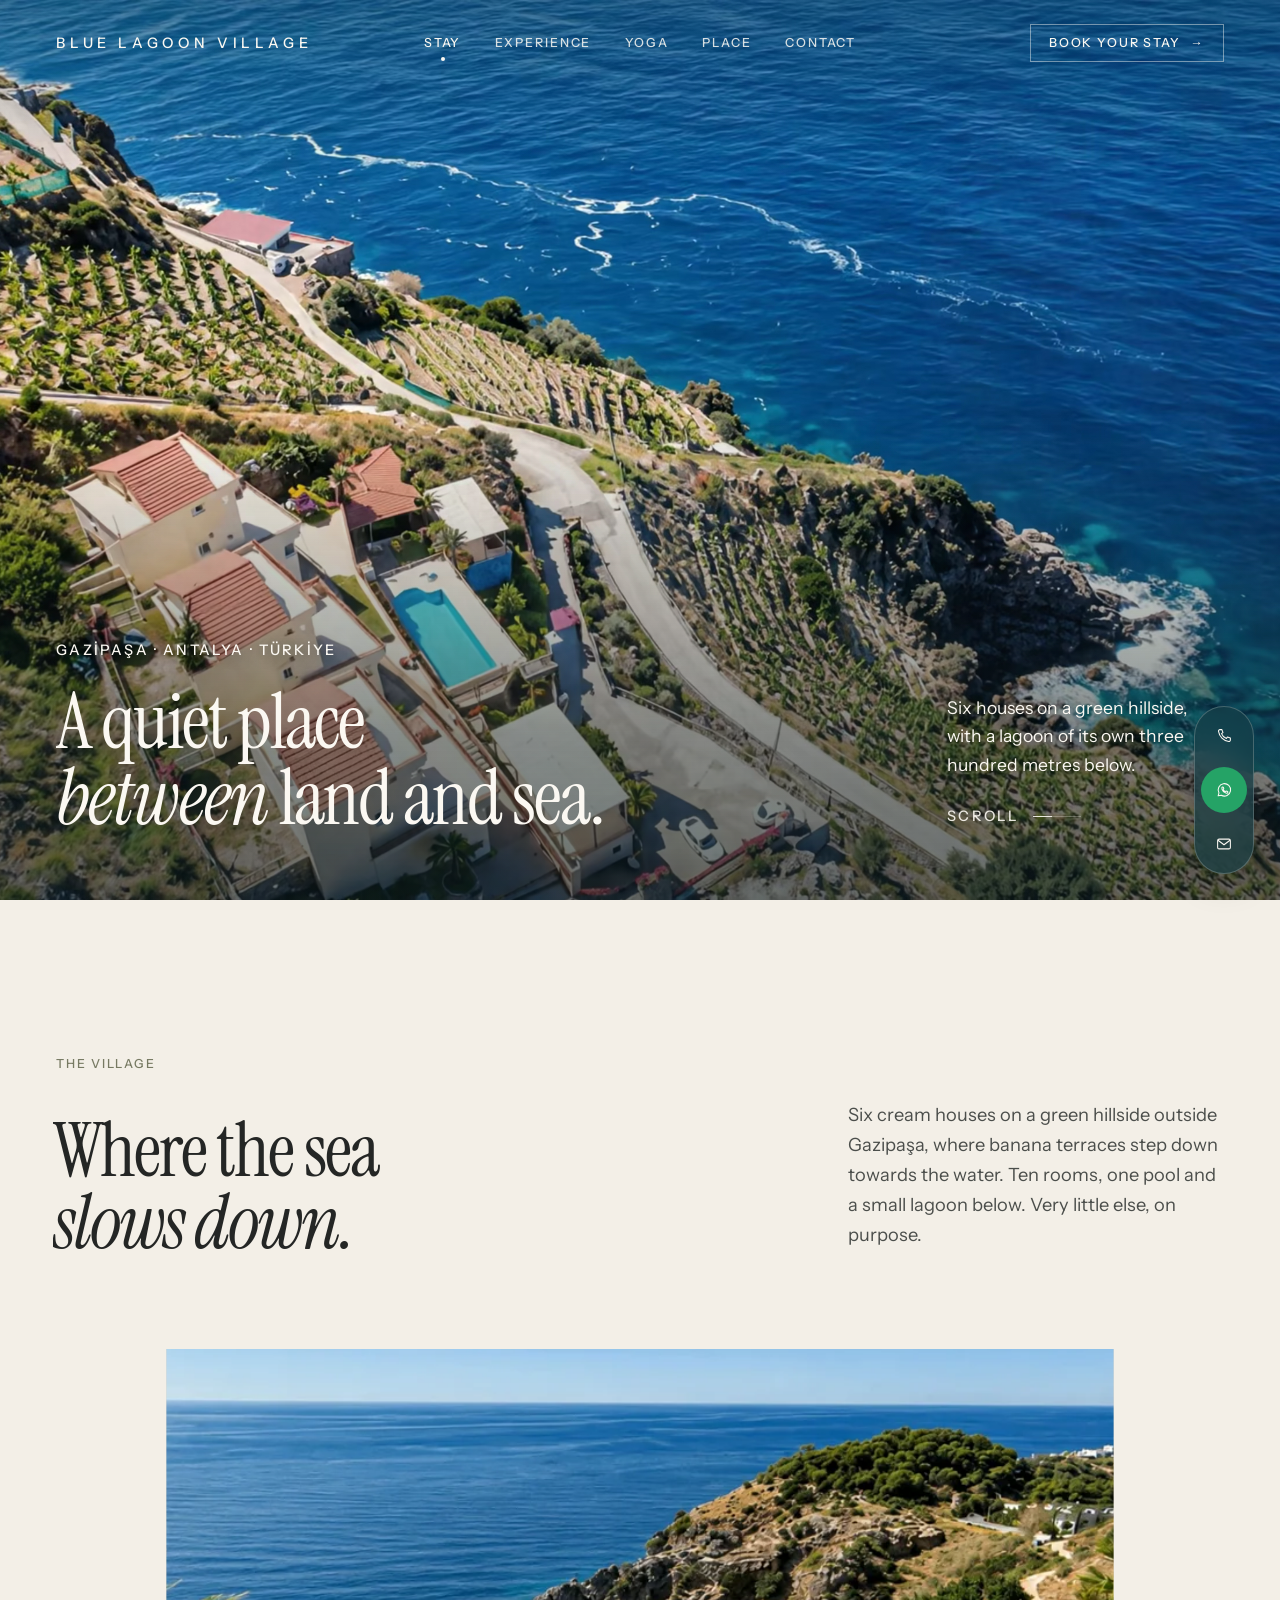
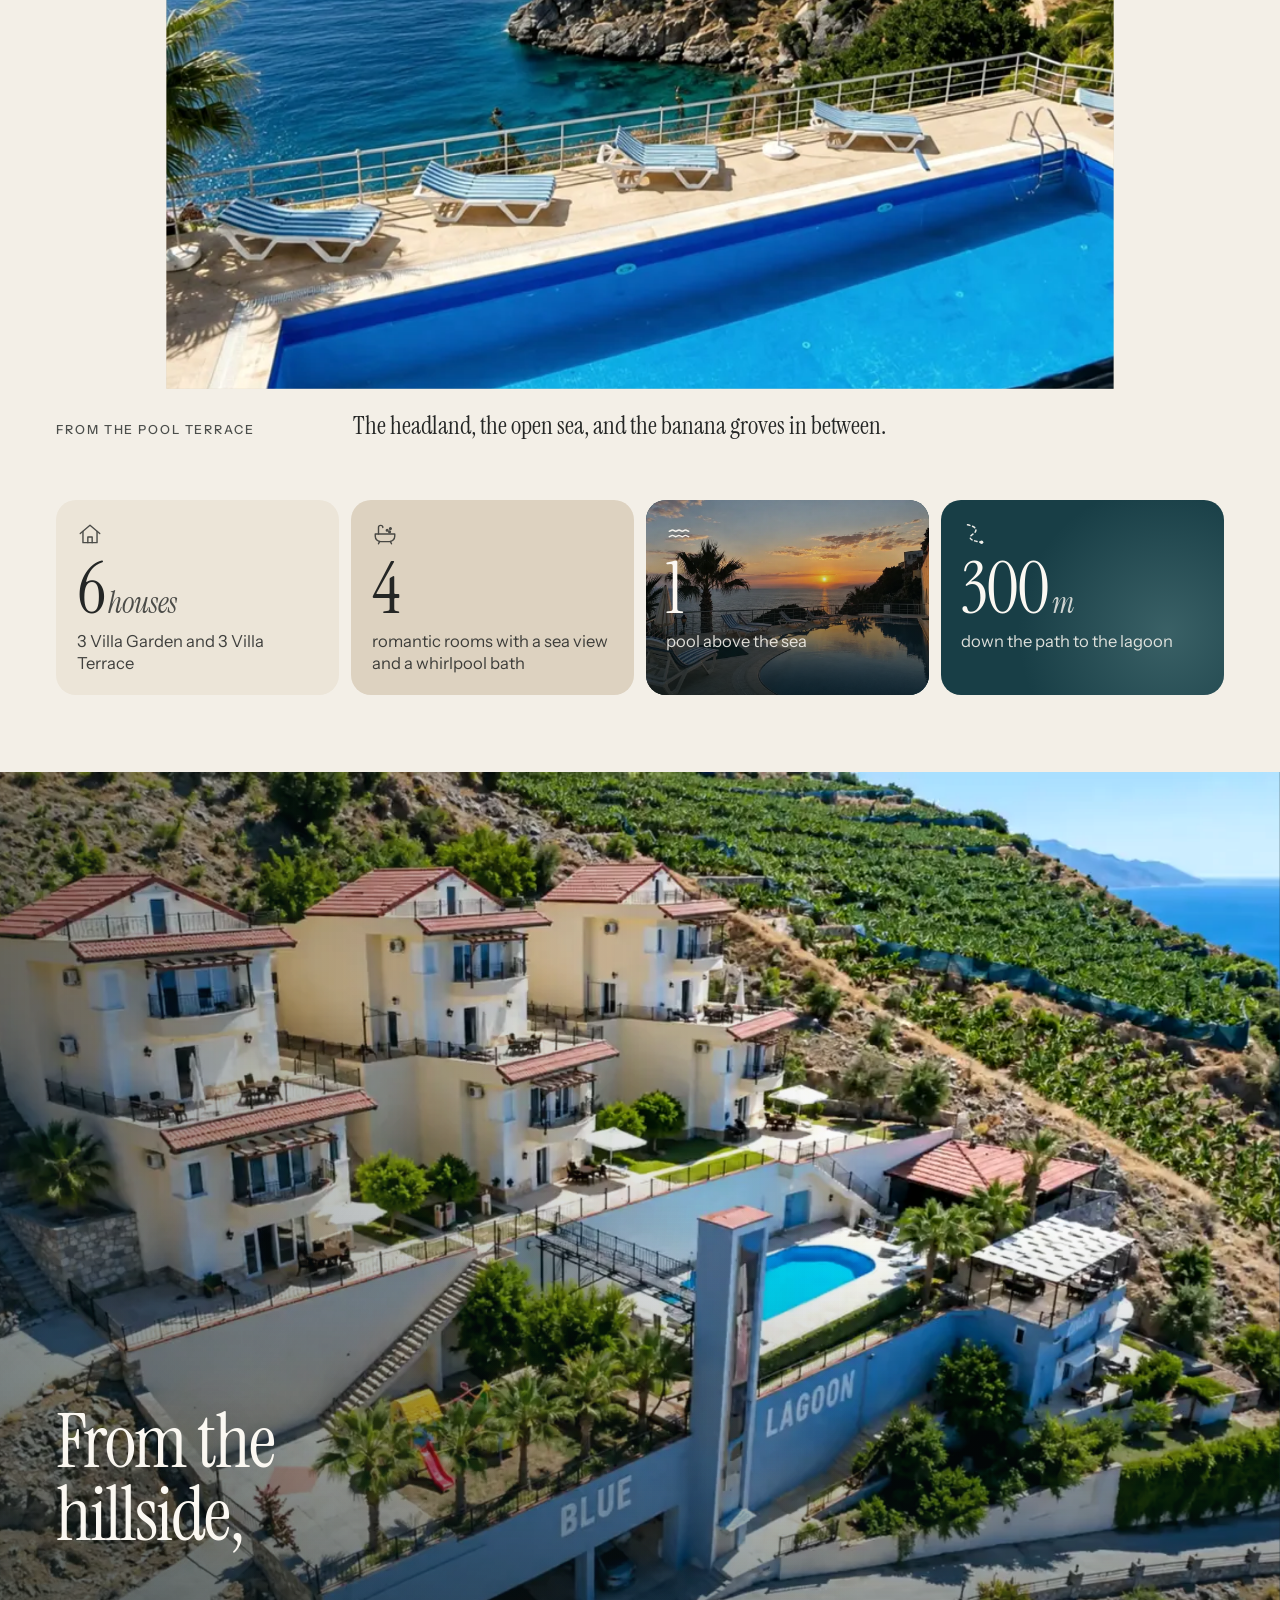
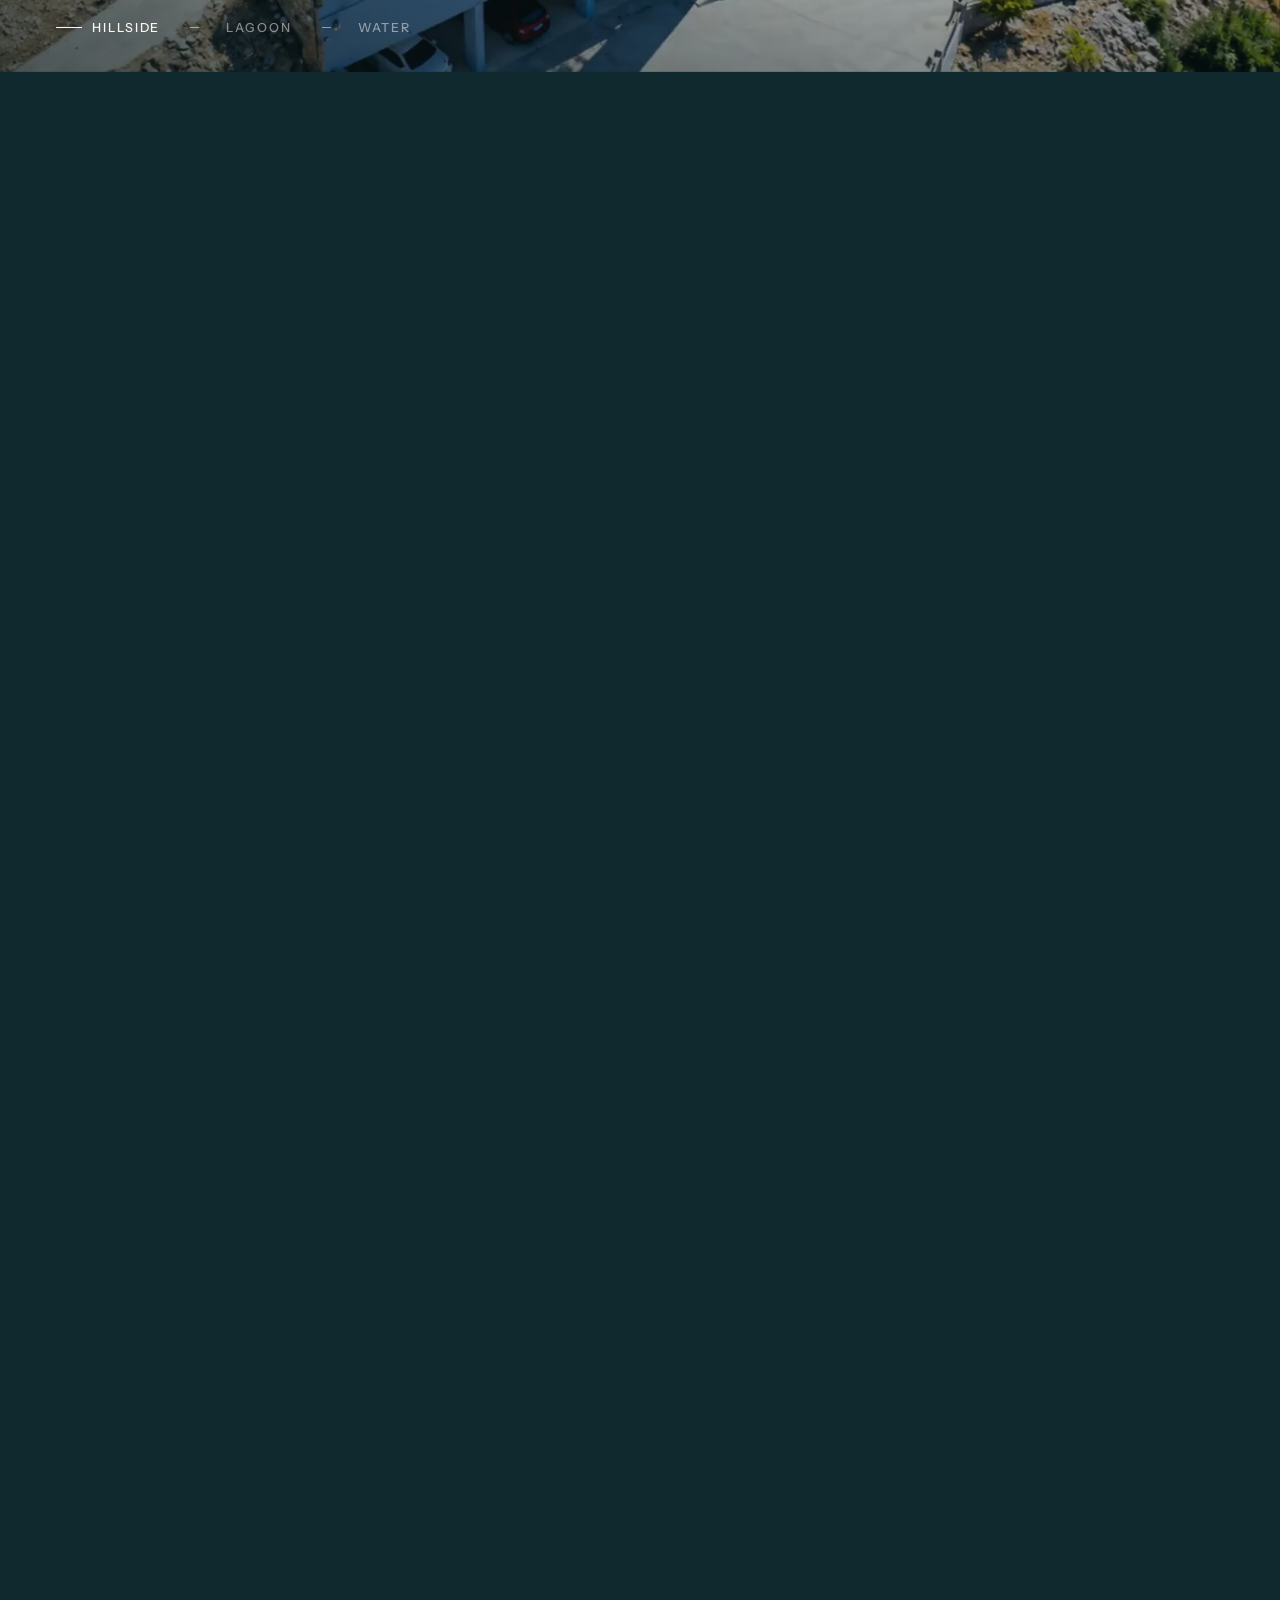
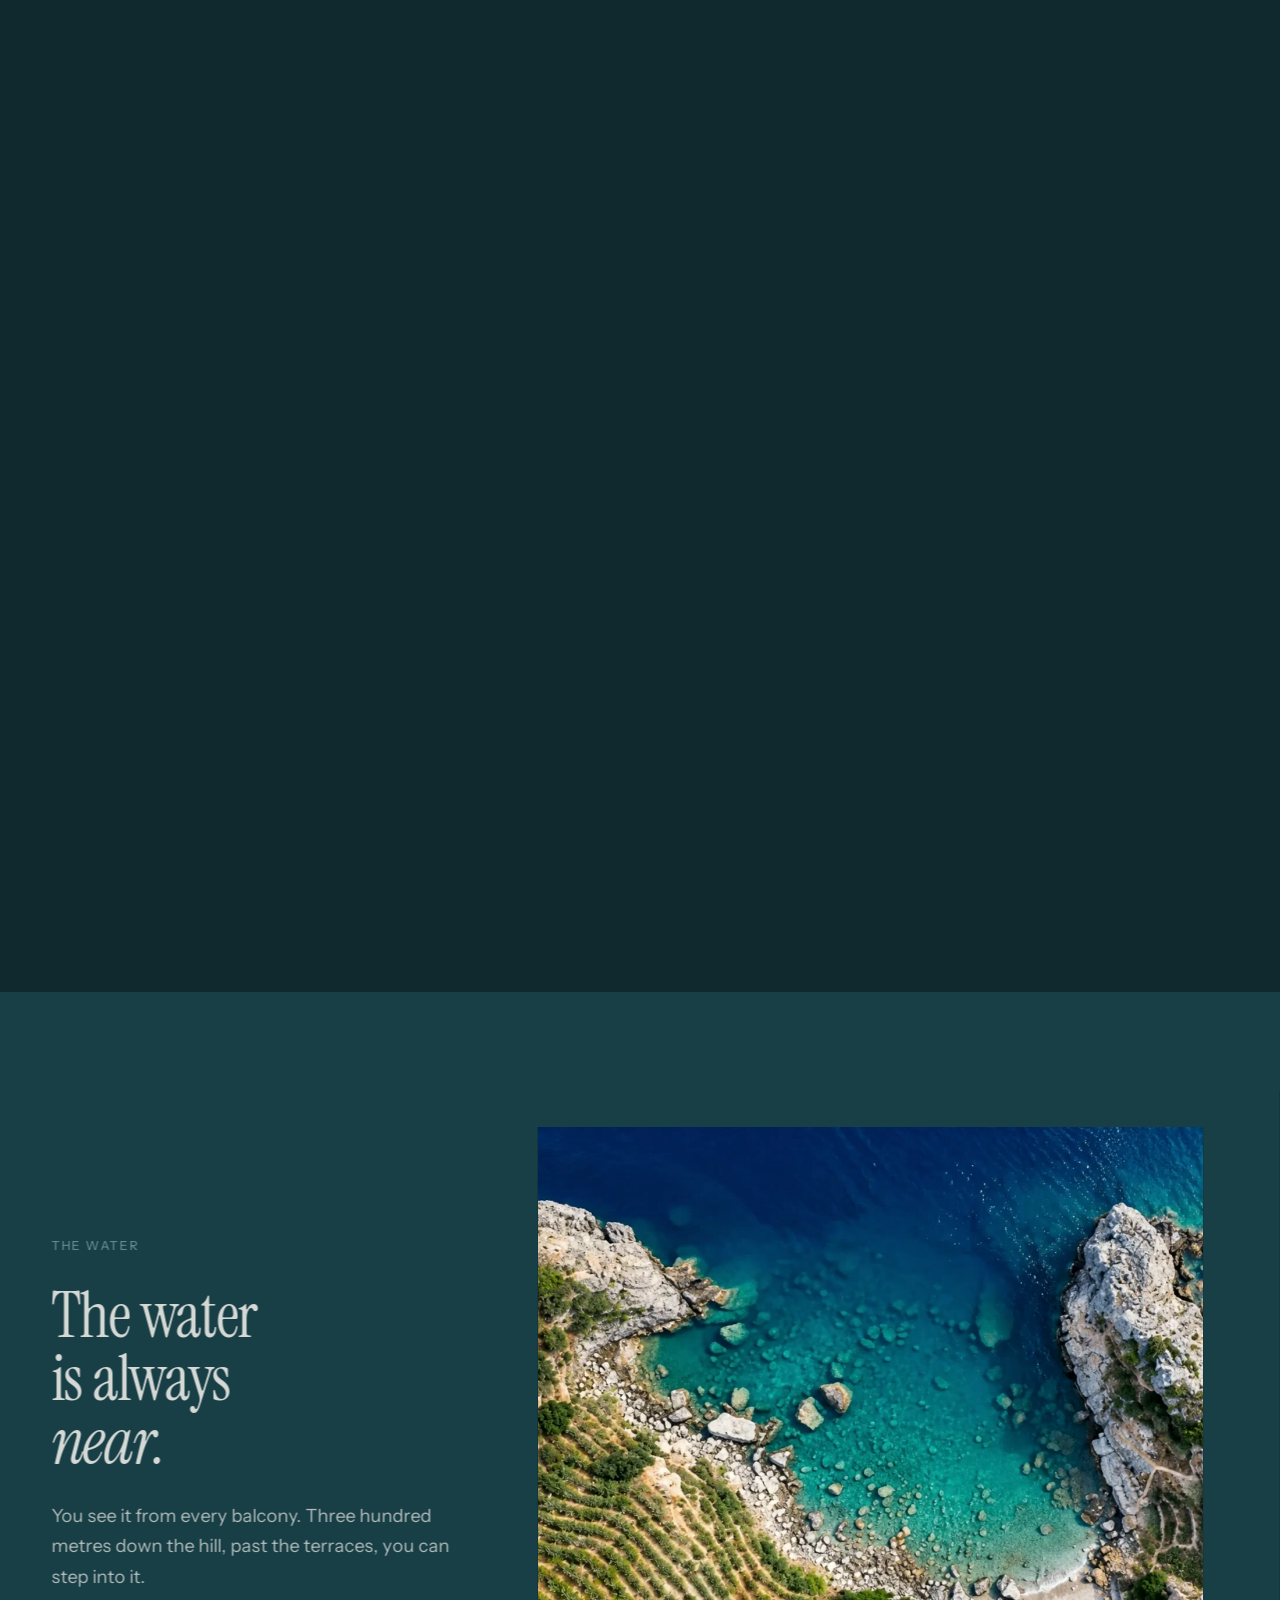
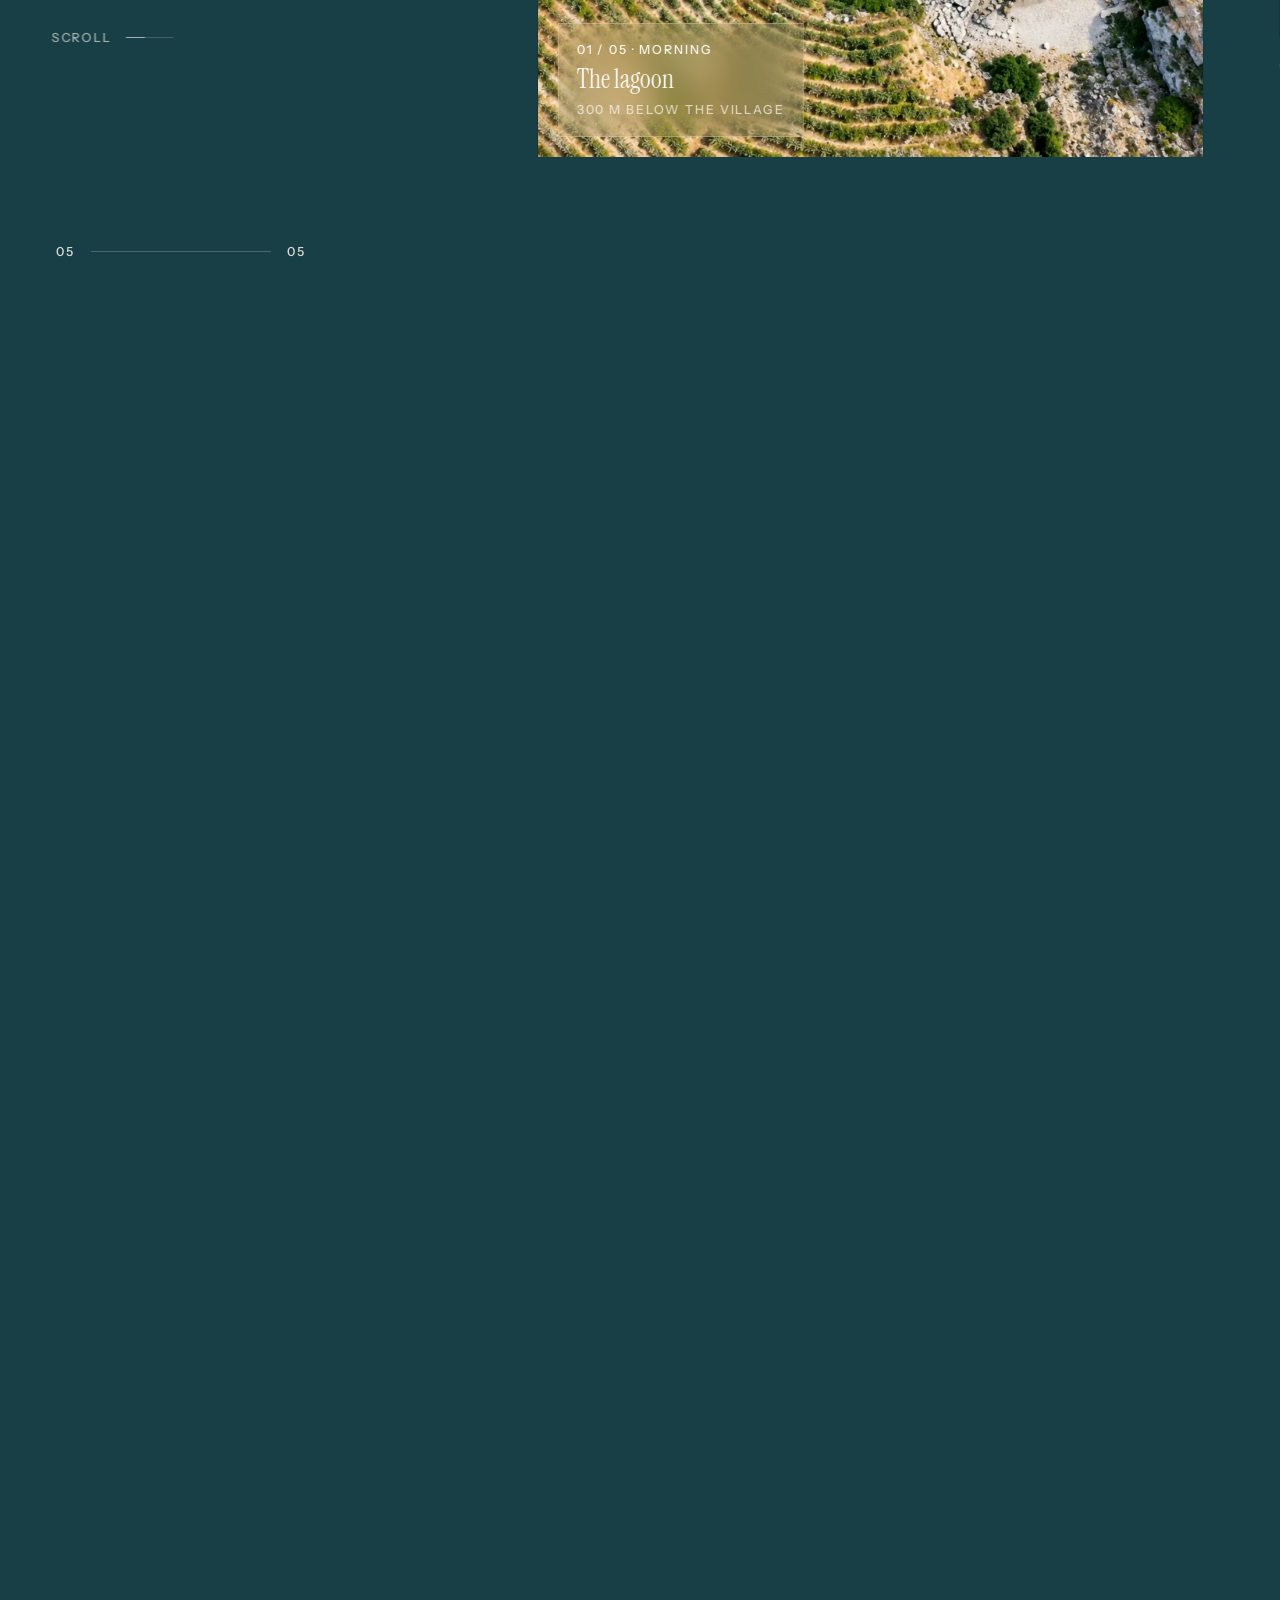
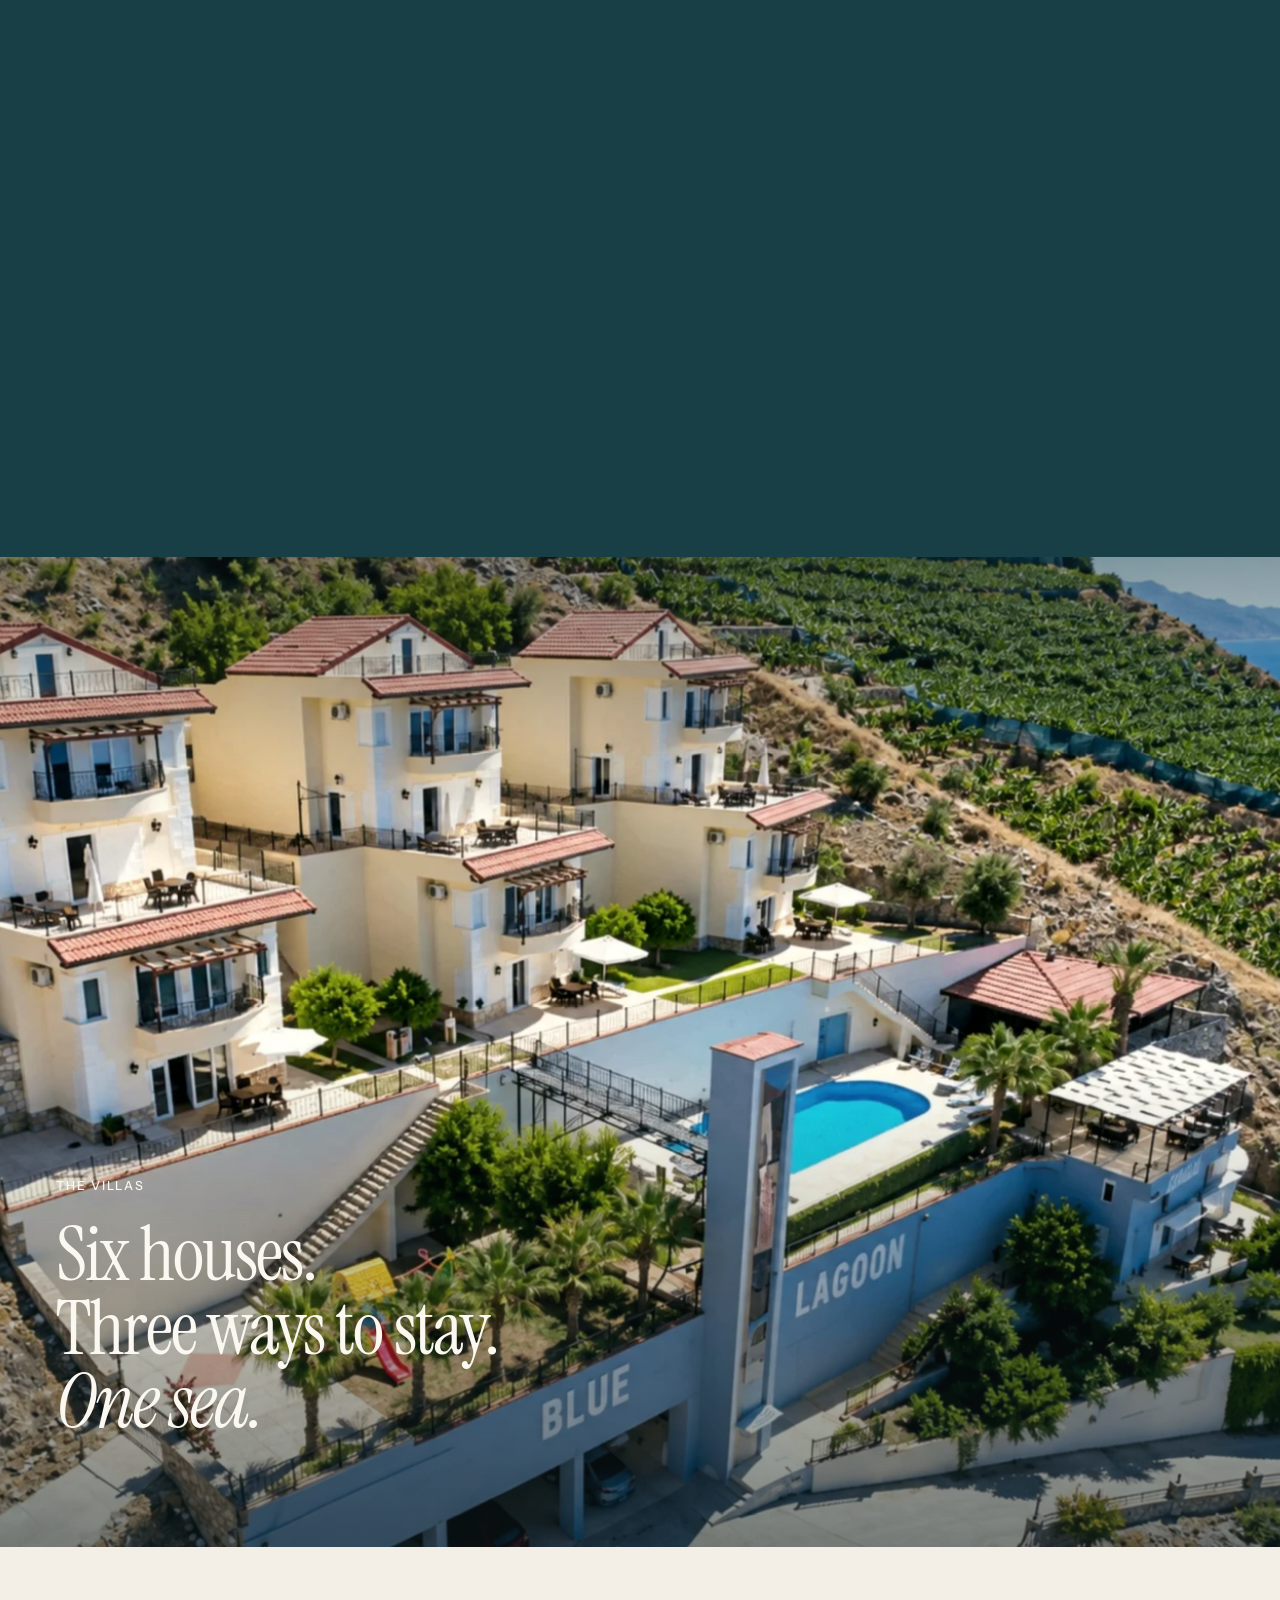
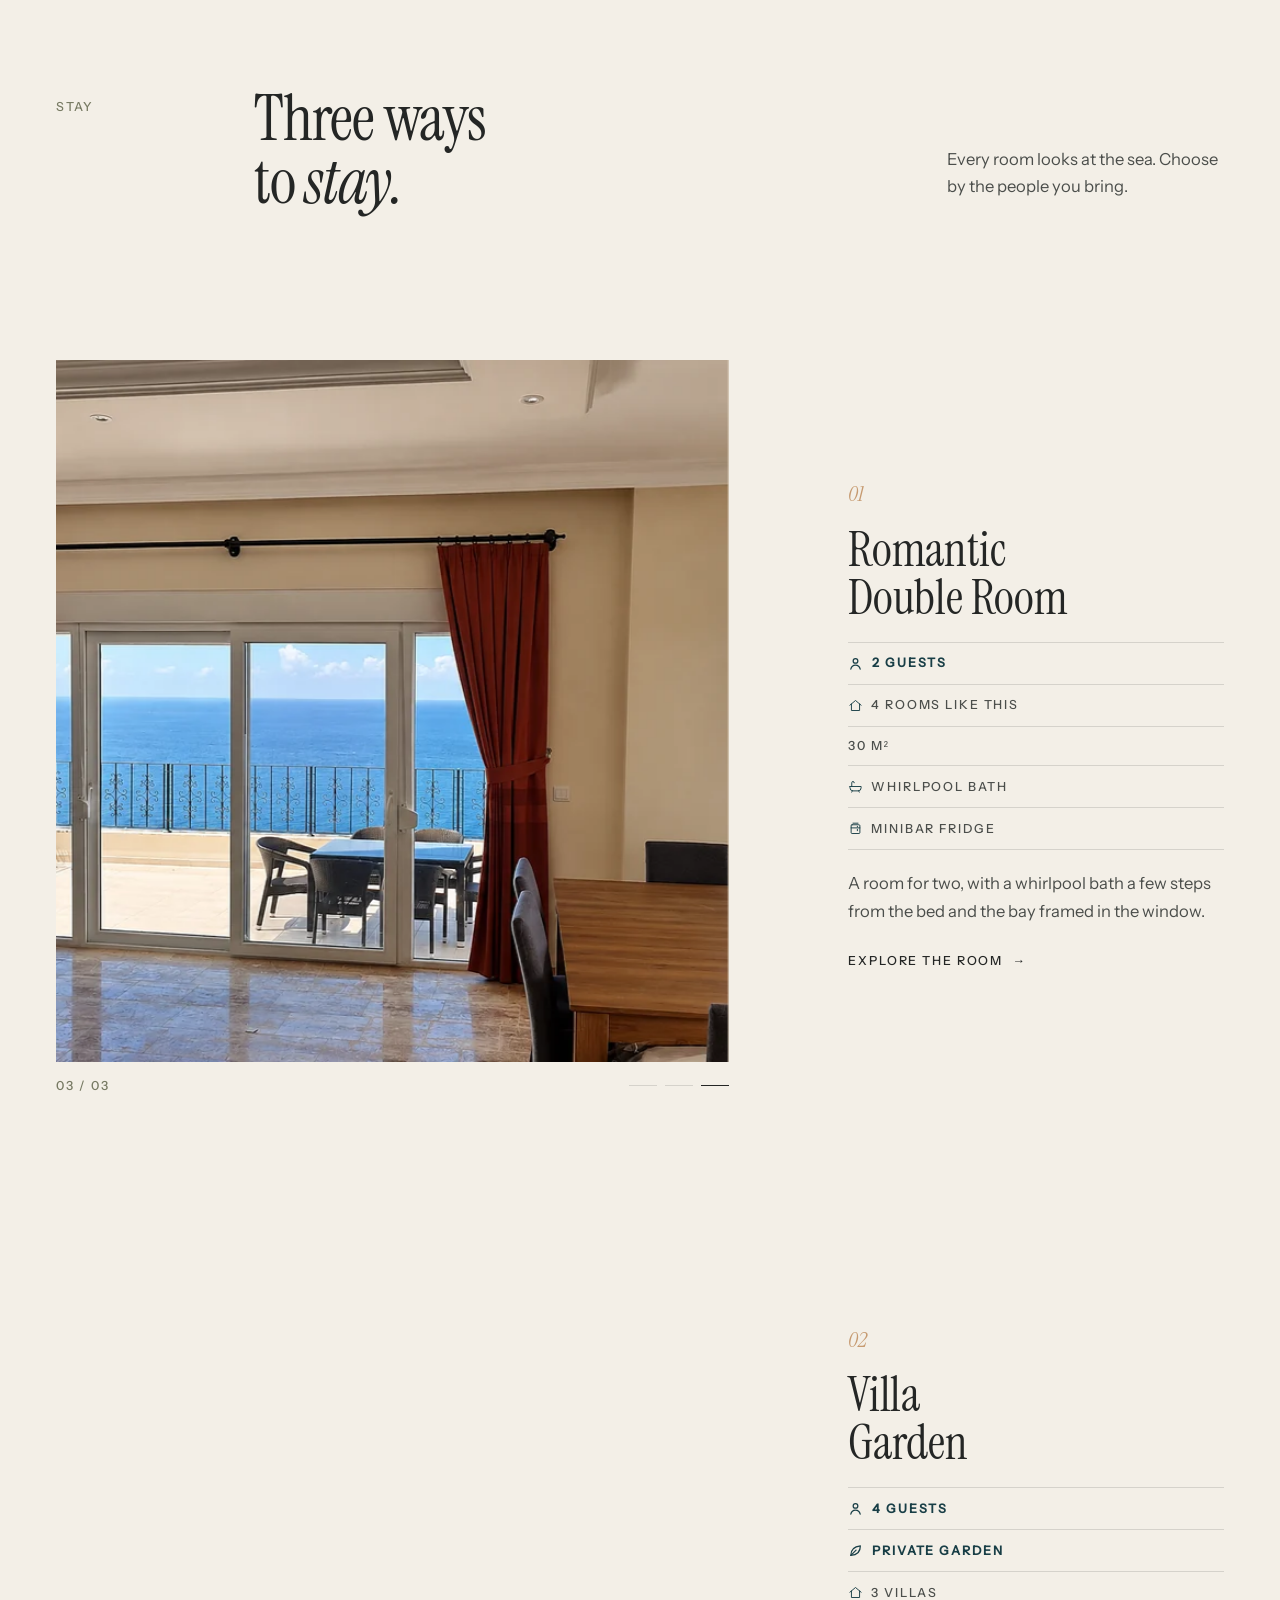
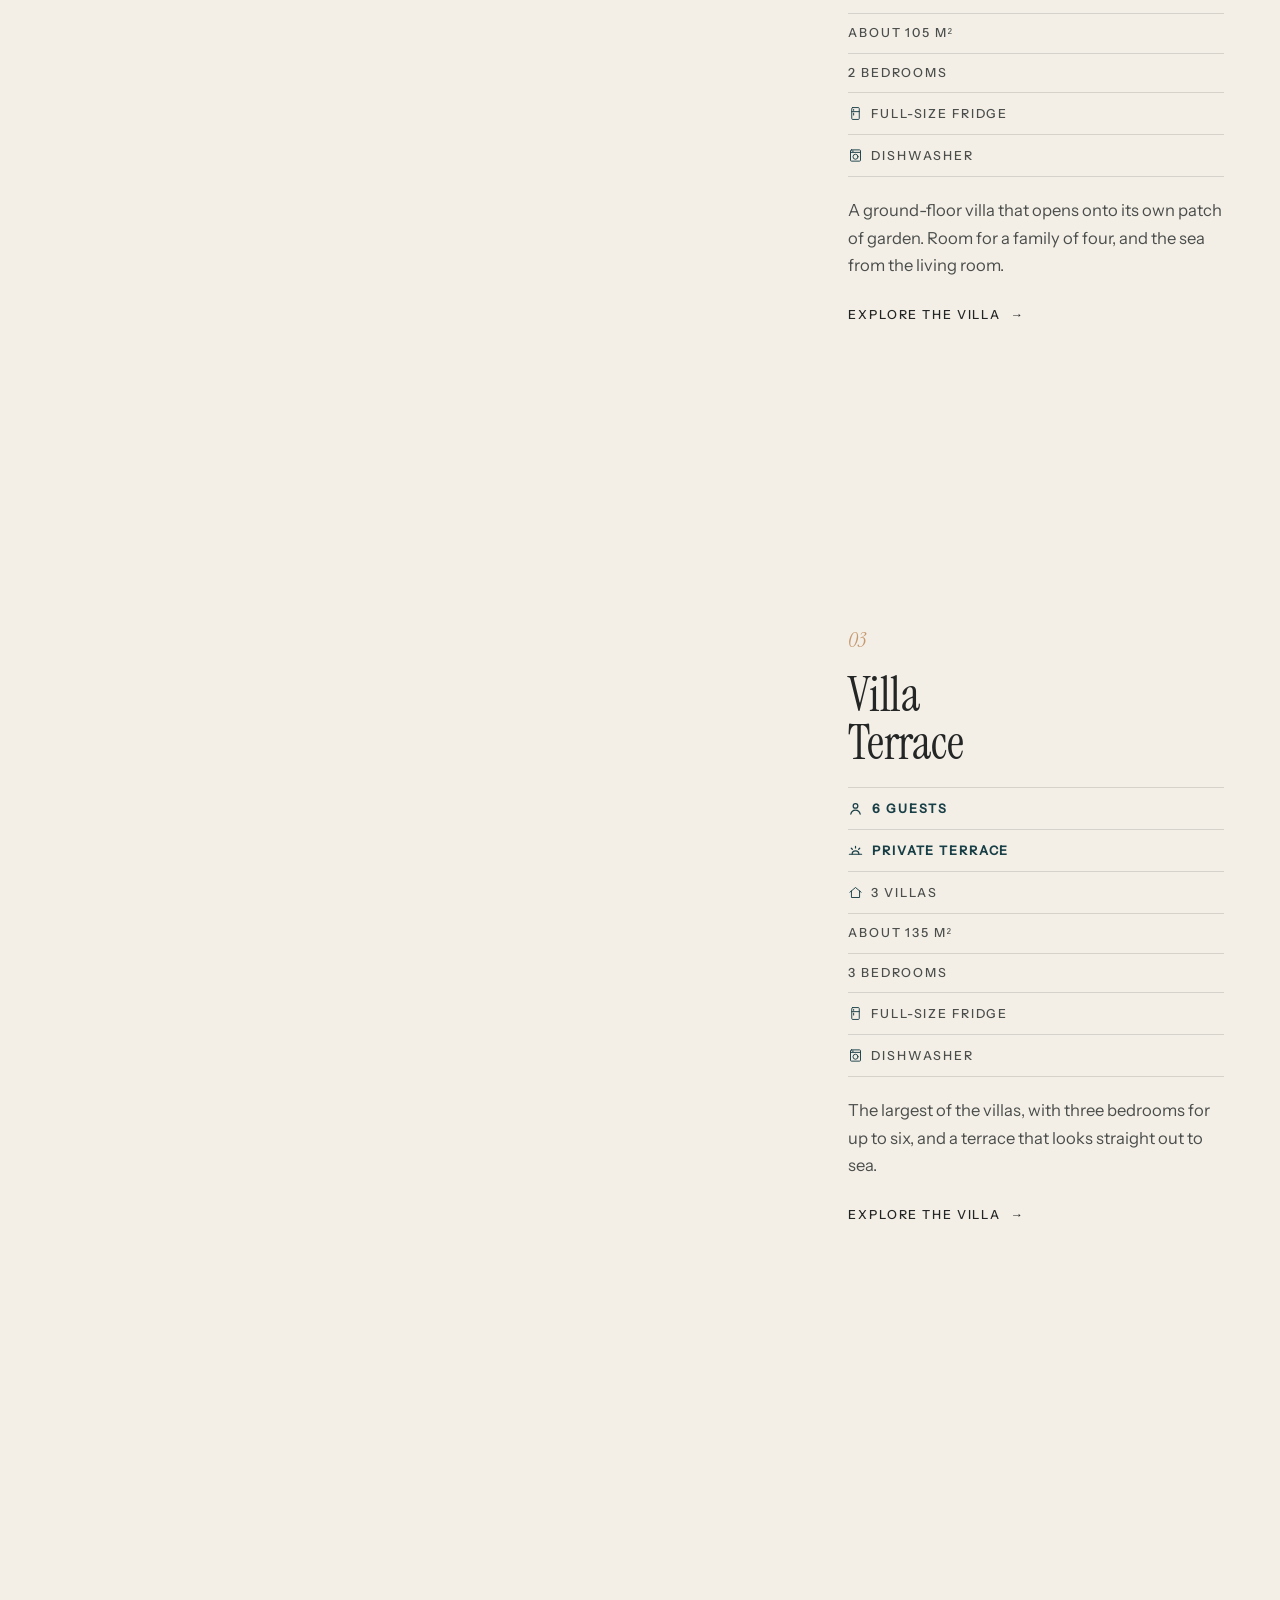
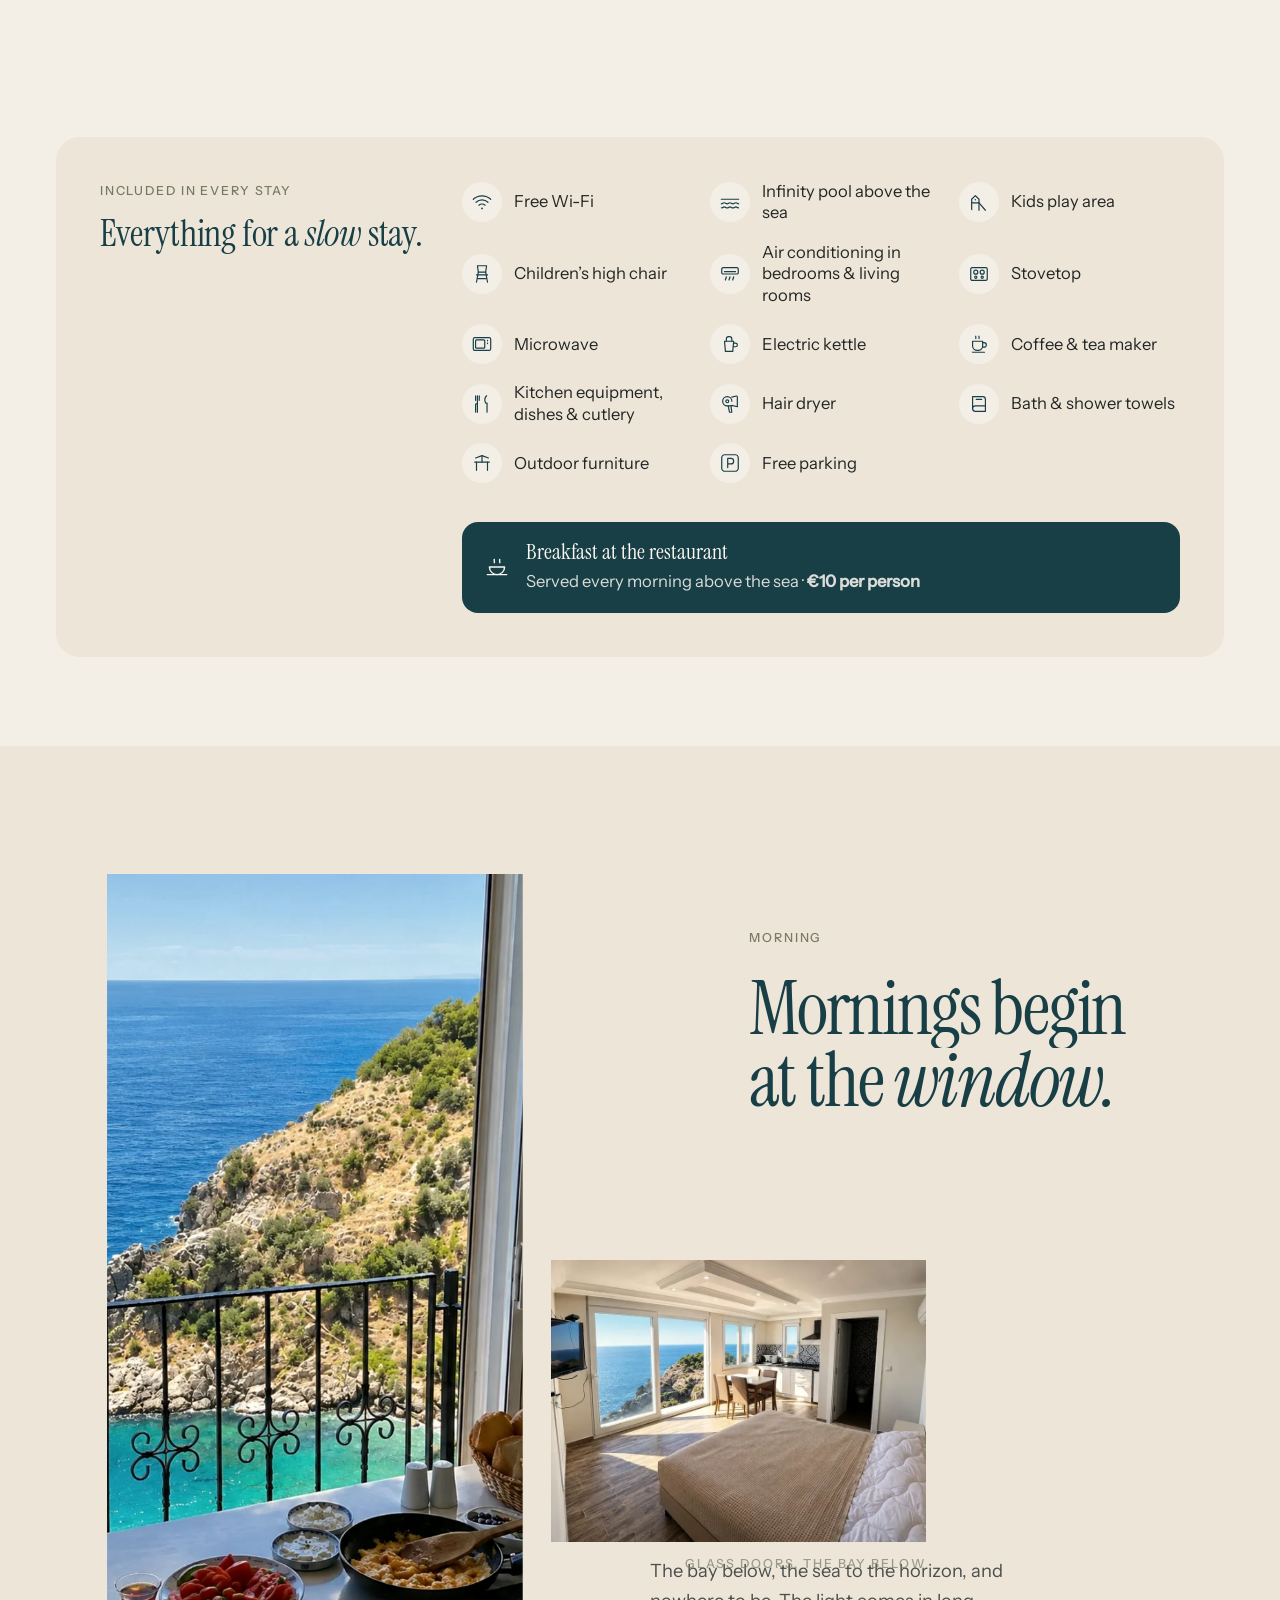
<file: index.html>
<!doctype html>
<html lang="en">
<head>
<meta charset="utf-8">
<meta name="viewport" content="width=device-width, initial-scale=1, viewport-fit=cover">
<title>Blue Lagoon Village — Sea-view villas & rooms in Gazipaşa, Alanya, Antalya</title>
<meta name="description" content="Blue Lagoon Village: ten sea-view rooms and villas on a green hillside in Gazipaşa, near Alanya, Antalya — with a pool and a lagoon 300 m below. Book on WhatsApp.">
<link rel="canonical" href="https://www.bluelagoonvillage.net/">
<meta name="theme-color" content="#183E46">
<meta name="format-detection" content="telephone=no">
<meta property="og:type" content="website">
<meta property="og:site_name" content="Blue Lagoon Village">
<meta property="og:title" content="Blue Lagoon Village — Gazipaşa, Antalya">
<meta property="og:description" content="Ten sea-view rooms and villas on a green hillside in Gazipaşa, near Alanya, with a pool and a lagoon 300 m below.">
<meta property="og:url" content="https://www.bluelagoonvillage.net/">
<meta property="og:image" content="https://www.bluelagoonvillage.net/assets/og/blue-lagoon-village.jpg">
<meta property="og:image:width" content="1200">
<meta property="og:image:height" content="630">
<meta property="og:image:type" content="image/jpeg">
<meta property="og:image:alt" content="Blue Lagoon Village: six houses and a pool on a green hillside above the sea in Gazipaşa">
<meta property="og:locale" content="en_GB">
<meta name="twitter:card" content="summary_large_image">
<meta name="twitter:title" content="Blue Lagoon Village — Gazipaşa, Antalya">
<meta name="twitter:description" content="Ten sea-view rooms and villas above a lagoon in Gazipaşa, near Alanya.">
<meta name="twitter:image" content="https://www.bluelagoonvillage.net/assets/og/blue-lagoon-village.jpg">
<script type="application/ld+json">{"@context":"https://schema.org","@type":"LodgingBusiness","name":"Blue Lagoon Village","url":"https://www.bluelagoonvillage.net/","image":"https://www.bluelagoonvillage.net/assets/og/blue-lagoon-village.jpg","logo":"https://www.bluelagoonvillage.net/assets/og/icon-512.png","description":"Ten sea-view rooms and villas on a green hillside in Gazipaşa, near Alanya, Antalya, with a pool and a lagoon 300 m below.","telephone":"+90 544 156 40 41","email":"info@bluelagoonvillage.net","address":{"@type":"PostalAddress","streetAddress":"Kanal Yolu Sokak 326, Koru Mah.","postalCode":"07900","addressLocality":"Gazipaşa","addressRegion":"Antalya","addressCountry":"TR"},"checkinTime":"15:00","checkoutTime":"10:30","petsAllowed":false,"numberOfRooms":7,"sameAs":["https://www.instagram.com/bluelagoongazipasa/"]}</script>
<link rel="preload" as="image" href="assets/video/hero-poster.webp" media="(min-width: 901px)">
<link rel="preload" as="image" href="assets/video/hero-poster-sm.webp" media="(max-width: 900px)">
<link rel="preload" as="font" type="font/woff2" href="assets/fonts/instrument-serif-latin-400-normal.woff2" crossorigin>
<link rel="stylesheet" href="styles.css">
<link rel="icon" href="data:image/svg+xml,%3Csvg xmlns='http://www.w3.org/2000/svg' viewBox='0 0 32 32'%3E%3Cpath d='M6 30V16a10 10 0 0 1 20 0v14z' fill='%23183E46'/%3E%3C/svg%3E">
<link rel="icon" href="/assets/og/favicon-32.png" sizes="32x32" type="image/png">
<link rel="apple-touch-icon" href="/assets/og/apple-touch-icon.png">
</head>
<body class="is-loading">

<a class="skip" href="#stay">Skip to rooms</a>

<!-- ============ NAVIGATION ============ -->
<header class="nav" data-nav>
  <a class="nav__brand" href="#top" aria-label="Blue Lagoon Village, back to the top">Blue Lagoon Village</a>
  <nav class="nav__links" aria-label="Sections">
    <a href="#stay" data-nav-link="stay">Stay</a>
    <a href="#water" data-nav-link="water">Experience</a>
    <a href="#retreat" data-nav-link="retreat">Yoga</a>
    <a href="#place" data-nav-link="place">Place</a>
    <a href="#contact" data-nav-link="contact">Contact</a>
  </nav>
  <button class="nav__book arrow" type="button" data-book>Book your stay <i aria-hidden="true">→</i></button>
  <button class="nav__menu" type="button" aria-expanded="false" aria-controls="menu" data-menu-btn>Menu</button>
</header>

<div class="menu" id="menu" hidden data-menu>
  <nav aria-label="Sections">
    <a href="#stay">Stay</a>
    <a href="#water">Experience</a>
    <a href="#retreat">Yoga</a>
    <a href="#place">Place</a>
    <a href="#contact">Contact</a>
  </nav>
  <button class="btn arrow" type="button" data-book>Book your stay <i aria-hidden="true">→</i></button>
  <div class="social">
    <a class="social__a social__a--wa" href="https://wa.me/905441564041?text=Hello%20Blue%20Lagoon%20Village%21%20I%20would%20like%20to%20ask%20about%20a%20stay." target="_blank" rel="noopener" aria-label="WhatsApp +90 544 156 40 41"><svg viewBox="0 0 24 24" width="18" height="18" aria-hidden="true" fill="none" stroke="currentColor" stroke-width="1.4" stroke-linejoin="round"><path d="M4.2 19.8l1.1-3.9A8.3 8.3 0 1 1 8.4 19z"/><path d="M9.2 8.6c.2-.5.5-.6.8-.6h.5c.2 0 .4.1.5.4l.7 1.6c.1.2 0 .5-.1.6l-.5.6c-.1.1-.1.3 0 .5.6 1 1.4 1.8 2.4 2.3.2.1.4.1.5 0l.6-.6c.2-.2.4-.2.6-.1l1.5.7c.3.1.4.3.4.5v.5c0 .4-.2.7-.6.9-.6.3-1.3.4-2 .2-2.4-.7-4.3-2.6-5.1-5-.2-.6-.2-1.2 0-1.6z"/></svg><span>WhatsApp</span></a>
    <a class="social__a" href="tel:+905441564041" aria-label="Call +90 544 156 40 41"><svg viewBox="0 0 24 24" width="18" height="18" aria-hidden="true" fill="none" stroke="currentColor" stroke-width="1.4" stroke-linejoin="round"><path d="M6.6 3.5h2.6l1.4 4-1.9 1.3a11 11 0 0 0 6.5 6.5l1.3-1.9 4 1.4v2.6a2 2 0 0 1-2.1 2A16.5 16.5 0 0 1 4.6 5.6a2 2 0 0 1 2-2.1z"/></svg><span>Call</span></a>
    <a class="social__a" href="mailto:info@bluelagoonvillage.net" aria-label="Email info@bluelagoonvillage.net"><svg viewBox="0 0 24 24" width="18" height="18" aria-hidden="true" fill="none" stroke="currentColor" stroke-width="1.4"><rect x="3.5" y="5.5" width="17" height="13" rx="2"/><path d="M4 7l8 6 8-6"/></svg><span>Email</span></a>
    <a class="social__a" href="https://www.instagram.com/bluelagoongazipasa/" target="_blank" rel="noopener" aria-label="Instagram @bluelagoongazipasa"><svg viewBox="0 0 24 24" width="18" height="18" aria-hidden="true" fill="none" stroke="currentColor" stroke-width="1.4"><rect x="3.5" y="3.5" width="17" height="17" rx="5"/><circle cx="12" cy="12" r="3.9"/><circle cx="17.2" cy="6.8" r=".9" fill="currentColor" stroke="none"/></svg><span>Instagram</span></a>
  </div>
  <p class="menu__contact"><a href="tel:+905441564041">+90 544 156 40 41</a> · <a href="mailto:info@bluelagoonvillage.net">info@bluelagoonvillage.net</a></p>
  <p class="meta">Gazİpaşa · Antalya · Türkİye</p>
</div>

<main id="top">

<!-- ============ 01 · ARRIVE ============ -->
<section class="hero" data-hero aria-labelledby="hero-title">
  <div class="hero__media" data-hero-media>
    <video class="hero__video" data-hero-video autoplay muted loop playsinline preload="auto" poster="assets/video/hero-poster.webp" data-poster-sm="assets/video/hero-poster-sm.webp"
      data-src-av1="assets/video/hero-film-av1.mp4?v=2" data-src-hevc="assets/video/hero-film-hevc.mp4?v=2" data-src-lg="assets/video/hero-film.mp4?v=2"
      data-src-sm-av1="assets/video/hero-film-sm-av1.mp4?v=2" data-src-sm-hevc="assets/video/hero-film-sm-hevc.mp4?v=2" data-src-sm="assets/video/hero-film-sm.mp4?v=2" aria-hidden="true"></video>
  </div>
  <div class="hero__shade" aria-hidden="true"></div>

  <div class="hero__inner">
    <p class="meta hero__kicker" data-hero-fade>Gazİpaşa · Antalya · Türkİye</p>
    <h1 class="hero__title" id="hero-title" data-hero-title>
      <span class="line"><span>A quiet place</span></span>
      <span class="line"><span><em>between</em> land and sea.</span></span>
    </h1>
    <div class="hero__aside" data-hero-fade>
      <p class="hero__lede">Six houses on a green hillside, with a lagoon of its own three hundred metres below.</p>
      <a class="hero__cue meta" href="#discover"><span>Scroll</span><i aria-hidden="true"></i></a>
    </div>
  </div>
</section>

<!-- ============ 02 · APPROACH ============ -->
<section class="approach" id="discover" data-approach aria-labelledby="discover-title">
  <div class="approach__head">
    <p class="meta meta--olive approach__tag" data-fade>The village</p>
    <h2 class="approach__title" id="discover-title" data-lines>Where the sea<br><em>slows down.</em></h2>
    <p class="body approach__text" data-fade>Six cream houses on a green hillside outside Gazipaşa, where banana terraces step down towards the water. Ten rooms, one pool and a small lagoon below. Very little else, on purpose.</p>
  </div>
  <figure class="approach__view">
    <div class="approach__frame" data-approach-frame>
      <img data-approach-img src="assets/img/approach.webp" srcset="assets/img/approach-1280.webp 1280w, assets/img/approach.webp 2560w" sizes="100vw" alt="The pool terrace above the open sea, a palm in the foreground and a green headland across the water" loading="lazy">
    </div>
    <figcaption class="approach__cap">
      <span class="meta">From the pool terrace</span>
      <span class="approach__capline">The headland, the open sea, and the banana groves in between.</span>
    </figcaption>
  </figure>
  <ul class="facts" data-facts aria-label="At a glance">
    <li class="fact"><svg class="fact__ic" viewBox="0 0 24 24" width="26" height="26" aria-hidden="true" fill="none" stroke="currentColor" stroke-width="1.3" stroke-linecap="round" stroke-linejoin="round"><path d="M3 11.5 12 4l9 7.5"/><path d="M5.5 9.6V20h13V9.6"/><path d="M10 20v-5.2h4V20"/></svg><b><i data-count="6">6</i><small>houses</small></b><span>3 Villa Garden and 3 Villa Terrace</span></li>
    <li class="fact fact--sand"><svg class="fact__ic" viewBox="0 0 24 24" width="26" height="26" aria-hidden="true" fill="none" stroke="currentColor" stroke-width="1.3" stroke-linecap="round" stroke-linejoin="round"><path d="M3 12h18v2a5 5 0 0 1-5 5H8a5 5 0 0 1-5-5z"/><path d="M6 12V6a2 2 0 0 1 4 0"/><circle cx="14" cy="8.5" r=".8"/><circle cx="17" cy="7" r=".8"/><circle cx="16.2" cy="10" r=".8"/><path d="M7 19l-1 2M17 19l1 2"/></svg><b><i data-count="4">4</i></b><span>romantic rooms with a sea view and a whirlpool bath</span></li>
    <li class="fact fact--photo"><img src="assets/img/pool-sunset-32-960.webp" alt="" loading="lazy" aria-hidden="true"><svg class="fact__ic" viewBox="0 0 24 24" width="26" height="26" aria-hidden="true" fill="none" stroke="currentColor" stroke-width="1.3" stroke-linecap="round" stroke-linejoin="round"><path d="M3 9.5c1.5 0 1.5-1.2 3-1.2s1.5 1.2 3 1.2 1.5-1.2 3-1.2 1.5 1.2 3 1.2 1.5-1.2 3-1.2 1.5 1.2 3 1.2"/><path d="M3 14.5c1.5 0 1.5-1.2 3-1.2s1.5 1.2 3 1.2 1.5-1.2 3-1.2 1.5 1.2 3 1.2 1.5-1.2 3-1.2 1.5 1.2 3 1.2"/></svg><b><i data-count="1">1</i></b><span>pool above the sea</span></li>
    <li class="fact fact--deep"><svg class="fact__ic fact__path" viewBox="0 0 24 24" width="26" height="26" aria-hidden="true" fill="none" stroke="currentColor" stroke-width="1.4" stroke-linecap="round"><path d="M6 3.5c9 1.8 9.5 5.6 5 8.6s-3.5 5.8 7 7.4"/><circle cx="19" cy="19.6" r="1.6" fill="currentColor" stroke="none"/></svg><b><i data-count="300">300</i><small>m</small></b><span>down the path to the lagoon</span></li>
  </ul>
</section>

<!-- ============ 03 · DESCEND — hillside → lagoon → water ============ -->
<section class="descend" data-descend aria-label="From the hillside, down to the lagoon, and into the water">
  <div class="descend__stage">
    <div class="descend__frame">
    <div class="d-layer d-layer--hill" data-d-layer="0"><video muted loop playsinline preload="none" poster="assets/video/d-hillside-poster.webp" data-poster-sm="assets/video/d-hillside-sm-poster.webp" data-src="assets/video/d-hillside.mp4" data-src-sm="assets/video/d-hillside-sm.mp4" aria-hidden="true"></video></div>
    <div class="d-layer d-layer--lagoon" data-d-layer="1"><div class="d-in" data-d-in><video muted loop playsinline preload="none" poster="assets/video/d-lagoon-poster.webp" data-poster-sm="assets/video/d-lagoon-sm-poster.webp" data-src="assets/video/d-lagoon.mp4" data-src-sm="assets/video/d-lagoon-sm.mp4" aria-hidden="true"></video></div></div>
    <div class="d-layer d-layer--water" data-d-layer="2"><video muted loop playsinline preload="none" poster="assets/video/water-glide-poster.webp" data-poster-sm="assets/video/water-cove-sm-poster.webp" data-src="assets/video/water-glide.mp4" data-src-sm="assets/video/water-cove-sm.mp4" aria-hidden="true"></video></div>
    <div class="descend__shade" aria-hidden="true"></div>
    <div class="descend__deep" data-d-deep aria-hidden="true"></div>
    </div>
    <div class="descend__words" aria-hidden="true">
      <p data-d-word="0">From the hillside,</p>
      <p data-d-word="1">down to the lagoon,</p>
      <p data-d-word="2"><em>and into the water.</em></p>
    </div>
    <ol class="descend__steps meta" aria-hidden="true">
      <li data-d-step="0" class="is-on"><i></i>Hillside</li>
      <li data-d-step="1"><i></i>Lagoon</li>
      <li data-d-step="2"><i></i>Water</li>
    </ol>
    <p class="descend__alt">From the hillside, down to the lagoon, and into the water.</p>
  </div>
</section>

<!-- ============ 04 · EXPERIENCE — the water, a horizontal chapter ============ -->
<section class="water" id="water" data-water aria-labelledby="water-title">
  <div class="water__stage" data-water-stage>
    <div class="water__track" data-water-track>
      <div class="w-panel w-intro">
        <p class="meta">The water</p>
        <h2 class="h-l" id="water-title">The water<br>is always<br><em>near.</em></h2>
        <p class="body">You see it from every balcony. Three hundred metres down the hill, past the terraces, you can step into it.</p>
        <p class="meta w-hint" aria-hidden="true"><span>Scroll</span><i></i></p>
      </div>
      <figure class="w-panel w-big">
        <div class="media"><video muted loop playsinline preload="none" poster="assets/video/lagoon-finale-poster.webp" data-poster-sm="assets/video/lagoon-finale-sm-poster.webp" data-src="assets/video/lagoon-finale.mp4" data-src-sm="assets/video/lagoon-finale-sm.mp4" aria-label="Clear lagoon water over pale stones, seen from above"></video></div>
        <figcaption class="cap glass"><span class="meta">01 / 05 · Morning</span><span class="cap__t">The lagoon</span><span class="meta meta--dim">300 m below the village</span></figcaption>
      </figure>
      <figure class="w-panel w-tall">
        <div class="media"><img src="assets/img/rock-view.webp" srcset="assets/img/rock-view-960.webp 720w, assets/img/rock-view.webp 1086w" sizes="26vw" alt="A woman with open arms on a rock high above the bay" loading="lazy"></div>
        <figcaption class="cap-plain"><span class="meta">02 / 05</span> Clear enough to count the stones.</figcaption>
      </figure>
      <figure class="w-panel w-wide">
        <div class="media"><video muted loop playsinline preload="none" poster="assets/video/coast-villas-poster.webp" data-poster-sm="assets/video/coast-villas-sm-poster.webp" data-src="assets/video/coast-villas.mp4?v=2" data-src-sm="assets/video/coast-villas-sm.mp4?v=2" aria-label="The villas on the cliff above the open sea, the camera moving slowly along the coast"></video></div>
        <figcaption class="cap-plain"><span class="meta">03 / 05 · Afternoon</span> The coast, from above the houses.</figcaption>
      </figure>
      <figure class="w-panel w-full">
        <div class="media"><video muted loop playsinline preload="none" poster="assets/video/sunset-poster.webp" data-poster-sm="assets/video/sunset-sm-poster.webp" data-src="assets/video/sunset.mp4?v=2" data-src-sm="assets/video/sunset-sm.mp4?v=2" aria-label="The pool at sunset, the sun going down into the sea beyond the palms"></video></div>
        <figcaption class="cap glass"><span class="meta">04 / 05 · Evening</span><span class="cap__t">When the day turns gold</span><span class="meta meta--dim">The pool, facing west</span></figcaption>
      </figure>
      <figure class="w-panel w-tall w-swing">
        <div class="media"><img src="assets/img/swing-sunset.webp" srcset="assets/img/swing-sunset-960.webp 960w, assets/img/swing-sunset.webp 1448w" sizes="(max-width:760px) 70vw, 30vw" alt="A round rattan swing seat with cushions on the terrace, the sun setting into the sea through its arch" loading="lazy" style="object-position:50% 50%"></div>
        <figcaption class="cap-plain"><span class="meta">05 / 05 · Dusk</span> The swing seat on the terrace, facing the sunset.</figcaption>
      </figure>
      <div class="w-panel w-end">
        <p class="h-l">Then, the whole <em>Mediterranean.</em></p>
      </div>
    </div>
    <div class="water__progress" aria-hidden="true"><span class="meta" data-water-n>01</span><span class="water__bar"><i data-water-bar></i></span><span class="meta">05</span></div>
  </div>
</section>

<!-- ============ 05 · STAY — the villas ============ -->
<section class="villas" data-villas aria-labelledby="villas-title">
  <div class="villas__media"><video muted loop playsinline preload="none" poster="assets/video/villas-poster.webp" data-poster-sm="assets/video/villas-sm-poster.webp" data-src="assets/video/villas.mp4?v=2" data-src-sm="assets/video/villas-sm.mp4?v=2" aria-label="The three villas and their pool on the hillside"></video></div>
  <div class="villas__shade" aria-hidden="true"></div>
  <div class="villas__copy">
    <p class="meta">The villas</p>
    <h2 class="h-xl" id="villas-title" data-lines>Six houses.<br>Three ways to stay.<br><em>One sea.</em></h2>
  </div>
</section>

<!-- ============ ROOM EXPLORER ============ -->
<section class="stay" id="stay" aria-labelledby="stay-title">
  <header class="stay__head">
    <p class="meta meta--olive" data-fade>Stay</p>
    <h2 class="h-l" id="stay-title" data-lines>Three ways<br>to <em>stay.</em></h2>
    <p class="small stay__intro" data-fade>Every room looks at the sea. Choose by the people you bring.</p>
  </header>
  <div class="stay__grid">
    <div class="stay__stage" data-stage aria-hidden="true">
      <div class="stay__frame">
        <img class="stay__img is-on" data-stage-img="0" src="assets/img/romantic-room-v2.webp" srcset="assets/img/romantic-room-v2-960.webp 960w, assets/img/romantic-room-v2.webp 1536w" sizes="55vw" alt="" style="object-position:58% 50%">
        <img class="stay__img" data-stage-img="1" src="assets/img/vg-bedroom-sea-32.webp" srcset="assets/img/vg-bedroom-sea-32-960.webp 960w, assets/img/vg-bedroom-sea-32.webp 1440w" sizes="55vw" alt="" decoding="async" style="object-position:60% 50%">
        <img class="stay__img" data-stage-img="2" src="assets/img/vt-living-32.webp" srcset="assets/img/vt-living-32-960.webp 960w, assets/img/vt-living-32.webp 1440w" sizes="55vw" alt="" decoding="async" style="object-position:50% 50%">
        <div class="stay__peek" data-peek><img alt="" data-peek-img src="assets/img/pool-sunset-960.webp"></div>
      </div>
      <div class="stay__count meta"><span><span data-stage-n>01</span> / 03</span><span class="stay__ticks"><i class="is-on" data-tick="0"></i><i data-tick="1"></i><i data-tick="2"></i></span></div>
    </div>
    <ol class="stay__list">
      <li class="room" data-room="0">
        <img class="room__mob" src="assets/img/romantic-room-v2-960.webp" alt="Double bed, whirlpool bath and armchairs, with glass doors to a balcony over the sea" loading="lazy">
        <p class="room__n">01</p>
        <h3 class="h-m room__name">Romantic<br>Double Room</h3>
        <ul class="room__facts"><li class="is-key"><svg viewBox="0 0 16 16" width="14" height="14" aria-hidden="true" fill="none" stroke="currentColor" stroke-width="1.3" stroke-linecap="round" stroke-linejoin="round"><circle cx="8" cy="5.2" r="2.5"/><path d="M3 14c.6-2.8 2.6-4.3 5-4.3s4.4 1.5 5 4.3"/></svg>2 guests</li><li class="has-ic"><svg viewBox="0 0 24 24" width="15" height="15" aria-hidden="true" fill="none" stroke="currentColor" stroke-width="1.5" stroke-linecap="round" stroke-linejoin="round"><path d="M3 11.5 12 4l9 7.5"/><path d="M5.5 9.6V20h13V9.6"/></svg>4 rooms like this</li><li>30 m²</li><li class="has-ic"><svg viewBox="0 0 24 24" width="15" height="15" aria-hidden="true" fill="none" stroke="currentColor" stroke-width="1.5" stroke-linecap="round" stroke-linejoin="round"><path d="M3 12h18v2a5 5 0 0 1-5 5H8a5 5 0 0 1-5-5z"/><path d="M6 12V6a2 2 0 0 1 4 0"/><path d="M7 19l-1 2M17 19l1 2"/></svg>Whirlpool bath</li><li class="has-ic"><svg viewBox="0 0 24 24" width="15" height="15" aria-hidden="true" fill="none" stroke="currentColor" stroke-width="1.5" stroke-linecap="round" stroke-linejoin="round"><rect x="5" y="6" width="14" height="14" rx="1.5"/><path d="M5 11h14M15 8.5v1M15 13.5v2"/><path d="M8 3.5h8"/></svg>Minibar fridge</li></ul>
        <p class="body room__text">A room for two, with a whirlpool bath a few steps from the bed and the bay framed in the window.</p>
        <button class="link arrow" type="button" data-explore="0">Explore the room <i aria-hidden="true">→</i></button>
      </li>
      <li class="room" data-room="1">
        <img class="room__mob" src="assets/img/vg-bedroom-sea-32-960.webp" alt="A villa bedroom with a balcony door and a window onto the open sea" loading="lazy">
        <p class="room__n">02</p>
        <h3 class="h-m room__name">Villa<br>Garden</h3>
        <ul class="room__facts"><li class="is-key"><svg viewBox="0 0 16 16" width="14" height="14" aria-hidden="true" fill="none" stroke="currentColor" stroke-width="1.3" stroke-linecap="round" stroke-linejoin="round"><circle cx="8" cy="5.2" r="2.5"/><path d="M3 14c.6-2.8 2.6-4.3 5-4.3s4.4 1.5 5 4.3"/></svg>4 guests</li><li class="is-key"><svg viewBox="0 0 16 16" width="14" height="14" aria-hidden="true" fill="none" stroke="currentColor" stroke-width="1.3" stroke-linecap="round" stroke-linejoin="round"><path d="M3 13.2c0-6 4-9.6 10.2-10.2 0 6.2-3.6 10.2-10.2 10.2z"/><path d="M3 13.2l5.6-5.6"/></svg>Private garden</li><li class="has-ic"><svg viewBox="0 0 24 24" width="15" height="15" aria-hidden="true" fill="none" stroke="currentColor" stroke-width="1.5" stroke-linecap="round" stroke-linejoin="round"><path d="M3 11.5 12 4l9 7.5"/><path d="M5.5 9.6V20h13V9.6"/></svg>3 villas</li><li>About 105 m²</li><li>2 bedrooms</li><li class="has-ic"><svg viewBox="0 0 24 24" width="15" height="15" aria-hidden="true" fill="none" stroke="currentColor" stroke-width="1.5" stroke-linecap="round" stroke-linejoin="round"><rect x="6" y="2.5" width="12" height="19" rx="1.5"/><path d="M6 9h12M9 5.5v1.5M9 11.5v3"/></svg>Full-size fridge</li><li class="has-ic"><svg viewBox="0 0 24 24" width="15" height="15" aria-hidden="true" fill="none" stroke="currentColor" stroke-width="1.5" stroke-linecap="round" stroke-linejoin="round"><rect x="4" y="3" width="16" height="18" rx="1.5"/><path d="M4 7h16"/><circle cx="12" cy="14" r="4"/><path d="M7 5h1.5"/></svg>Dishwasher</li></ul>
        <p class="body room__text">A ground-floor villa that opens onto its own patch of garden. Room for a family of four, and the sea from the living room.</p>
        <button class="link arrow" type="button" data-explore="1">Explore the villa <i aria-hidden="true">→</i></button>
      </li>
      <li class="room" data-room="2">
        <img class="room__mob" src="assets/img/vt-living-32-960.webp" alt="Living and dining room with glass doors onto a terrace above the open sea" loading="lazy">
        <p class="room__n">03</p>
        <h3 class="h-m room__name">Villa<br>Terrace</h3>
        <ul class="room__facts"><li class="is-key"><svg viewBox="0 0 16 16" width="14" height="14" aria-hidden="true" fill="none" stroke="currentColor" stroke-width="1.3" stroke-linecap="round" stroke-linejoin="round"><circle cx="8" cy="5.2" r="2.5"/><path d="M3 14c.6-2.8 2.6-4.3 5-4.3s4.4 1.5 5 4.3"/></svg>6 guests</li><li class="is-key"><svg viewBox="0 0 16 16" width="14" height="14" aria-hidden="true" fill="none" stroke="currentColor" stroke-width="1.3" stroke-linecap="round" stroke-linejoin="round"><path d="M1.5 12h13"/><path d="M4.4 12a3.6 3.6 0 0 1 7.2 0"/><path d="M8 3.6v1.6M3.5 5.6l1.1 1.1M12.5 5.6l-1.1 1.1"/></svg>Private terrace</li><li class="has-ic"><svg viewBox="0 0 24 24" width="15" height="15" aria-hidden="true" fill="none" stroke="currentColor" stroke-width="1.5" stroke-linecap="round" stroke-linejoin="round"><path d="M3 11.5 12 4l9 7.5"/><path d="M5.5 9.6V20h13V9.6"/></svg>3 villas</li><li>About 135 m²</li><li>3 bedrooms</li><li class="has-ic"><svg viewBox="0 0 24 24" width="15" height="15" aria-hidden="true" fill="none" stroke="currentColor" stroke-width="1.5" stroke-linecap="round" stroke-linejoin="round"><rect x="6" y="2.5" width="12" height="19" rx="1.5"/><path d="M6 9h12M9 5.5v1.5M9 11.5v3"/></svg>Full-size fridge</li><li class="has-ic"><svg viewBox="0 0 24 24" width="15" height="15" aria-hidden="true" fill="none" stroke="currentColor" stroke-width="1.5" stroke-linecap="round" stroke-linejoin="round"><rect x="4" y="3" width="16" height="18" rx="1.5"/><path d="M4 7h16"/><circle cx="12" cy="14" r="4"/><path d="M7 5h1.5"/></svg>Dishwasher</li></ul>
        <p class="body room__text">The largest of the villas, with three bedrooms for up to six, and a terrace that looks straight out to sea.</p>
        <button class="link arrow" type="button" data-explore="2">Explore the villa <i aria-hidden="true">→</i></button>
      </li>
      <li class="stay__hold" aria-hidden="true"></li>
    </ol>
    <div class="stay__dots" aria-hidden="true"><span data-sdots-n>01 / 03</span><i><b data-sdots-bar></b></i><span>Swipe →</span></div>
  </div>
  <div class="amen" data-fade>
    <div class="amen__head">
      <p class="meta">Included in every stay</p>
      <h3 class="h-m">Everything for a <em>slow</em> stay.</h3>
    </div>
    <ul class="amen__list">
      <li><svg viewBox="0 0 24 24" width="22" height="22" aria-hidden="true" fill="none" stroke="currentColor" stroke-width="1.3" stroke-linecap="round" stroke-linejoin="round"><path d="M2.5 9a14 14 0 0 1 19 0"/><path d="M5.5 12.3a9.5 9.5 0 0 1 13 0"/><path d="M8.6 15.5a5 5 0 0 1 6.8 0"/><circle cx="12" cy="19" r="1" fill="currentColor" stroke="none"/></svg><span>Free Wi-Fi</span></li>
      <li><svg viewBox="0 0 24 24" width="22" height="22" aria-hidden="true" fill="none" stroke="currentColor" stroke-width="1.3" stroke-linecap="round" stroke-linejoin="round"><path d="M2.5 9h19"/><path d="M2.5 14c1.6 0 1.6-1.2 3.2-1.2s1.6 1.2 3.2 1.2 1.6-1.2 3.1-1.2 1.6 1.2 3.2 1.2 1.6-1.2 3.2-1.2 1.6 1.2 3.1 1.2"/><path d="M2.5 18.5c1.6 0 1.6-1.2 3.2-1.2s1.6 1.2 3.2 1.2 1.6-1.2 3.1-1.2 1.6 1.2 3.2 1.2 1.6-1.2 3.2-1.2 1.6 1.2 3.1 1.2"/></svg><span>Infinity pool above the sea</span></li>
      <li><svg viewBox="0 0 24 24" width="22" height="22" aria-hidden="true" fill="none" stroke="currentColor" stroke-width="1.3" stroke-linecap="round" stroke-linejoin="round"><path d="M4 21V9l4-4 4 4v12"/><path d="M12 13l7 8"/><path d="M4 13h8"/><circle cx="8" cy="9.5" r=".8" fill="currentColor" stroke="none"/></svg><span>Kids play area</span></li>
      <li><svg viewBox="0 0 24 24" width="22" height="22" aria-hidden="true" fill="none" stroke="currentColor" stroke-width="1.3" stroke-linecap="round" stroke-linejoin="round"><path d="M7 3h10l-1 7H8z"/><path d="M6 13h12"/><path d="M8 10l-2 11M16 10l2 11"/><path d="M7.4 17h9.2"/></svg><span>Children’s high chair</span></li>
      <li><svg viewBox="0 0 24 24" width="22" height="22" aria-hidden="true" fill="none" stroke="currentColor" stroke-width="1.3" stroke-linecap="round" stroke-linejoin="round"><rect x="3" y="5" width="18" height="7" rx="1.5"/><path d="M6 9.5h12"/><path d="M8 15c0 1.5-1 2-1 3.5M12 15c0 1.5-1 2-1 3.5M16 15c0 1.5-1 2-1 3.5"/></svg><span>Air conditioning in bedrooms &amp; living rooms</span></li>
      <li><svg viewBox="0 0 24 24" width="22" height="22" aria-hidden="true" fill="none" stroke="currentColor" stroke-width="1.3" stroke-linecap="round" stroke-linejoin="round"><rect x="3" y="5" width="18" height="14" rx="1.5"/><circle cx="8.5" cy="10" r="2.2"/><circle cx="15.5" cy="10" r="2.2"/><circle cx="8.5" cy="15.5" r="1.2"/><circle cx="15.5" cy="15.5" r="1.2"/></svg><span>Stovetop</span></li>
      <li><svg viewBox="0 0 24 24" width="22" height="22" aria-hidden="true" fill="none" stroke="currentColor" stroke-width="1.3" stroke-linecap="round" stroke-linejoin="round"><rect x="2.5" y="5" width="19" height="14" rx="1.5"/><rect x="5" y="7.5" width="10" height="9" rx="1"/><path d="M18 8v.5M18 11v.5"/></svg><span>Microwave</span></li>
      <li><svg viewBox="0 0 24 24" width="22" height="22" aria-hidden="true" fill="none" stroke="currentColor" stroke-width="1.3" stroke-linecap="round" stroke-linejoin="round"><path d="M6 9h10l-1 11H7z"/><path d="M16 11h2a2 2 0 0 1 0 4h-2.4"/><path d="M8 9V6.5A2.5 2.5 0 0 1 10.5 4h1A2.5 2.5 0 0 1 14 6.5V9"/></svg><span>Electric kettle</span></li>
      <li><svg viewBox="0 0 24 24" width="22" height="22" aria-hidden="true" fill="none" stroke="currentColor" stroke-width="1.3" stroke-linecap="round" stroke-linejoin="round"><path d="M5 9h11v5a5 5 0 0 1-5 5h-1a5 5 0 0 1-5-5z"/><path d="M16 10.5h1.5a2.5 2.5 0 0 1 0 5H16"/><path d="M8.5 3.5c-.6.9.6 1.6 0 2.5M12 3.5c-.6.9.6 1.6 0 2.5"/><path d="M4 21h14"/></svg><span>Coffee &amp; tea maker</span></li>
      <li><svg viewBox="0 0 24 24" width="22" height="22" aria-hidden="true" fill="none" stroke="currentColor" stroke-width="1.3" stroke-linecap="round" stroke-linejoin="round"><path d="M7 3v7a2 2 0 0 1-2 2v9M5 3v5M9 3v5M7 10v11"/><path d="M17 3c-2 2-2.5 5-1 8h1.5v10"/></svg><span>Kitchen equipment, dishes &amp; cutlery</span></li>
      <li><svg viewBox="0 0 24 24" width="22" height="22" aria-hidden="true" fill="none" stroke="currentColor" stroke-width="1.3" stroke-linecap="round" stroke-linejoin="round"><path d="M14 9a5 5 0 1 0-5 5h5"/><circle cx="9" cy="9" r="1.6"/><path d="M14 4.5l6-1.5v12l-6-1.5"/><path d="M10 14l1.5 7h2.5l-1-7"/></svg><span>Hair dryer</span></li>
      <li><svg viewBox="0 0 24 24" width="22" height="22" aria-hidden="true" fill="none" stroke="currentColor" stroke-width="1.3" stroke-linecap="round" stroke-linejoin="round"><path d="M5 4h11a3 3 0 0 1 3 3v13H8a3 3 0 0 1-3-3z"/><path d="M5 17a3 3 0 0 1 3-3h11"/><path d="M9 7h6"/></svg><span>Bath &amp; shower towels</span></li>
      <li><svg viewBox="0 0 24 24" width="22" height="22" aria-hidden="true" fill="none" stroke="currentColor" stroke-width="1.3" stroke-linecap="round" stroke-linejoin="round"><path d="M4 11h16"/><path d="M6 11v9M18 11v9"/><path d="M12 11V4"/><path d="M5 6.5 12 4l7 2.5"/></svg><span>Outdoor furniture</span></li>
      <li><svg viewBox="0 0 24 24" width="22" height="22" aria-hidden="true" fill="none" stroke="currentColor" stroke-width="1.3" stroke-linecap="round" stroke-linejoin="round"><rect x="3" y="3" width="18" height="18" rx="3"/><path d="M9.5 17V7h3.5a3 3 0 0 1 0 6H9.5"/></svg><span>Free parking</span></li>
    </ul>
    <div class="amen__extra">
      <svg viewBox="0 0 24 24" width="26" height="26" aria-hidden="true" fill="none" stroke="currentColor" stroke-width="1.3" stroke-linecap="round" stroke-linejoin="round"><path d="M5 12h14a7 7 0 0 1-14 0z"/><path d="M3 19h18"/><path d="M9.5 5c-.7 1 .7 2 0 3M14.5 5c-.7 1 .7 2 0 3"/></svg>
      <p><b>Breakfast at the restaurant</b><span>Served every morning above the sea · <em>€10 per person</em></span></p>
    </div>
  </div>
</section>

<!-- ============ 06 · MORNING ============ -->
<section class="morning" data-morning aria-labelledby="morning-title">
  <figure class="morning__window">
    <div class="morning__glass" data-morning-glass>
      <video muted loop playsinline preload="none" poster="assets/video/morning-window-poster.webp" data-src="assets/video/morning-window.mp4" aria-label="A table by the open window, the cove and the sea below"></video>
    </div>
  </figure>
  <div class="morning__copy">
    <p class="meta meta--olive" data-fade>Morning</p>
    <h2 class="morning__title" id="morning-title" data-lines>Mornings begin<br>at the <em>window.</em></h2>
  </div>
  <figure class="morning__detail" data-morning-detail>
    <div class="media"><img src="assets/img/room-view.webp" srcset="assets/img/room-view-960.webp 960w, assets/img/room-view.webp 1536w" sizes="(max-width: 900px) 70vw, 30vw" alt="A bedroom with glass doors open to the bay" loading="lazy" style="object-position:22% 50%"></div>
    <figcaption class="meta meta--dim">Glass doors, the bay below</figcaption>
  </figure>
  <p class="morning__note body" data-fade>The bay below, the sea to the horizon, and nowhere to be. The light comes in long before anyone needs to get up.</p>
</section>

<!-- ============ 07 · RETREAT ============ -->
<section class="retreat" id="retreat" data-retreat aria-labelledby="retreat-title">
  <div class="retreat__stage">
    <div class="retreat__media" data-retreat-media><video muted loop playsinline preload="none" poster="assets/video/retreat-terrace-poster.webp" data-poster-sm="assets/video/retreat-terrace-sm-poster.webp" data-src="assets/video/retreat-terrace.mp4?v=2" data-src-sm="assets/video/retreat-terrace-sm.mp4?v=2" aria-label="The terrace under the wooden pergola as the sun goes down over the sea"></video></div>
    <div class="retreat__shade" aria-hidden="true"></div>
  </div>
  <div class="retreat__copy">
    <p class="meta" data-fade>Yoga &amp; retreats</p>
    <h2 class="h-xl" id="retreat-title" data-lines>A place<br>to return<br>to <em>yourself.</em></h2>
    <div class="retreat__text">
      <p class="body" data-fade>A wide terrace above the sea, quiet in the morning and gold in the evening. Room to sit, to stretch, to breathe.</p>
    </div>
    <div class="retreat__offer" data-fade>
      <div class="retreat__pics">
        <figure><img src="assets/img/yoga-group-900.webp" srcset="assets/img/yoga-group-900.webp 900w, assets/img/yoga-group.webp 1448w" sizes="(max-width:760px) 46vw, 26vw" alt="A small yoga group on mats under the pergola at sunset" loading="lazy"><figcaption class="meta">Evening practice</figcaption></figure>
        <figure><img src="assets/img/yoga-bridge-900.webp" srcset="assets/img/yoga-bridge-900.webp 900w, assets/img/yoga-bridge.webp 1671w" sizes="(max-width:760px) 46vw, 26vw" alt="A woman in a bridge pose on a mat on the terrace, the sun setting over the sea" loading="lazy" style="object-position:70% 50%"><figcaption class="meta">The terrace at sunset</figcaption></figure>
      </div>
      <p class="meta">Retreats &amp; small groups</p>
      <p class="retreat__offer-t">Bring your group. <em>We'll make room.</em></p>
      <ul>
        <li>Yoga terrace above the sea</li>
        <li>6 houses, up to 36 guests</li>
        <li>Breakfast at the restaurant</li>
      </ul>
      <a class="btn btn--light arrow" href="https://wa.me/905441564041?text=Hello%20Blue%20Lagoon%20Village%21%20I%20would%20like%20to%20plan%20a%20retreat%20or%20group%20stay." target="_blank" rel="noopener">Plan a retreat</a>
    </div>
  </div>
</section>

<!-- ============ PLACE — a quiet interlude ============ -->
<section class="place" id="place" aria-labelledby="place-title">
  <div class="place__top">
    <p class="meta meta--olive place__tag" data-fade>Place</p>
    <h2 class="place__word" id="place-title" data-place-word>Gazipaşa</h2>
    <div class="place__side">
      <p class="meta" data-fade>Antalya · Türkİye</p>
      <p class="body place__lede" data-fade>A small town at the quiet eastern end of the Antalya coast, with its own airport, a weekly market and Roman ruins on the cliffs. The big resorts are further west.</p>
    </div>
  </div>
  <ol class="route" data-fade aria-label="Distances from Blue Lagoon Village">
    <li class="route__start"><span class="route__dot" aria-hidden="true"></span><p>From the village</p></li>
    <li class="route__stop"><span class="route__dot" aria-hidden="true"></span><span class="route__ic"><svg viewBox="0 0 24 24" width="20" height="20" aria-hidden="true" fill="none" stroke="currentColor" stroke-width="1.3" stroke-linecap="round" stroke-linejoin="round"><path d="M3 15c1.5 0 1.5-1.2 3-1.2s1.5 1.2 3 1.2 1.5-1.2 3-1.2 1.5 1.2 3 1.2 1.5-1.2 3-1.2 1.5 1.2 3 1.2"/><path d="M6 10.5l4-5 3 3.5 2-2 3 3.5"/></svg></span><p class="route__val"><b>300</b><small>m</small></p><p class="route__lbl"><span>The lagoon</span><em>down the path</em></p></li>
    <li class="route__stop"><span class="route__dot" aria-hidden="true"></span><span class="route__ic"><svg viewBox="0 0 24 24" width="20" height="20" aria-hidden="true" fill="none" stroke="currentColor" stroke-width="1.3" stroke-linecap="round" stroke-linejoin="round"><circle cx="13" cy="4.5" r="1.6"/><path d="M11 21l2-6-2.5-2.5 1-5 3 3 3 1"/><path d="M10.5 12.5L8 14l-1 4"/></svg></span><p class="route__val"><b>5–8</b><small>min</small></p><p class="route__lbl"><span>Mavi Lagün beach</span><em>on foot</em></p></li>
    <li class="route__stop"><span class="route__dot" aria-hidden="true"></span><span class="route__ic"><svg viewBox="0 0 24 24" width="20" height="20" aria-hidden="true" fill="none" stroke="currentColor" stroke-width="1.3" stroke-linecap="round" stroke-linejoin="round"><path d="M2.5 13.5l19-6-2-2-6 2-5.5-3.5-2 .7 3.6 4.3-4.4 1.4-2-1.4-1.4.5 1.7 3.5z"/><path d="M3 20h18"/></svg></span><p class="route__val"><b>10</b><small>km</small></p><p class="route__lbl"><span>Gazipaşa–Alanya Airport</span><em>about</em></p></li>
    <li class="route__stop"><span class="route__dot" aria-hidden="true"></span><span class="route__ic"><svg viewBox="0 0 24 24" width="20" height="20" aria-hidden="true" fill="none" stroke="currentColor" stroke-width="1.3" stroke-linecap="round" stroke-linejoin="round"><path d="M4 15.5V12l1.8-4.2A2 2 0 0 1 7.6 6.6h8.8a2 2 0 0 1 1.8 1.2L20 12v3.5"/><path d="M3.5 15.5h17v2.5h-17z"/><circle cx="7.5" cy="15.5" r=".1"/><path d="M4 12h16"/></svg></span><p class="route__val"><b>50</b><small>min</small></p><p class="route__lbl"><span>Alanya</span><em>by car</em></p></li>
    <li class="route__stop"><span class="route__dot" aria-hidden="true"></span><span class="route__ic"><svg viewBox="0 0 24 24" width="20" height="20" aria-hidden="true" fill="none" stroke="currentColor" stroke-width="1.3" stroke-linecap="round" stroke-linejoin="round"><path d="M12 21s-6.5-6.2-6.5-11a6.5 6.5 0 0 1 13 0c0 4.8-6.5 11-6.5 11z"/><circle cx="12" cy="10" r="2.3"/></svg></span><p class="route__val"><b>180</b><small>km</small></p><p class="route__lbl"><span>Antalya</span><em>along the coast</em></p></li>
  </ol>
</section>

<!-- ============ 08 · LINGER — back to the lagoon ============ -->
<section class="finale" data-finale aria-labelledby="finale-title">
  <div class="finale__media" data-finale-media><video muted loop playsinline preload="none" poster="assets/video/lagoon-finale-poster.webp" data-poster-sm="assets/video/lagoon-finale-sm-poster.webp" data-src="assets/video/lagoon-finale.mp4" data-src-sm="assets/video/lagoon-finale-sm.mp4" aria-label="The lagoon from above, clear water over pale stones between the cliffs and the terraces"></video></div>
  <div class="finale__shade" aria-hidden="true"></div>
  <div class="finale__copy">
    <p class="meta" data-fade>Blue Lagoon Village · Gazİpaşa</p>
    <h2 class="h-xl" id="finale-title" data-lines>Come stay<br><em>a little longer.</em></h2>
    <p class="small" data-fade>Tell us your dates — we reply on WhatsApp or by email with availability and the price for your stay.</p>
  </div>
  <form class="finale__bar glass" data-quickbook aria-label="Check your dates">
    <label for="q-in">Arrive<input id="q-in" type="date" name="in"></label>
    <label for="q-out">Leave<input id="q-out" type="date" name="out"></label>
    <label for="q-guests">Guests<select id="q-guests" name="guests"><option>1</option><option selected>2</option><option>3</option><option>4</option><option>5</option><option>6</option></select></label>
    <button class="btn btn--light arrow" type="submit">Check availability <i aria-hidden="true">→</i></button>
  </form>
  <footer class="foot" id="contact">
    <p class="foot__name">Blue Lagoon <em>Village</em></p>
    <address>Kanal Yolu Sokak 326, Koru Mah.<br>07900 Gazipaşa, Antalya, Türkiye</address>
    <p class="foot__contact"><a class="u" href="tel:+905441564041">+90 544 156 40 41</a><br><a class="u" href="mailto:info@bluelagoonvillage.net">info@bluelagoonvillage.net</a></p>
    <p class="foot__info">Check-in from 15:00<br>Check-out until 10:30<br>No pets</p>
    <nav class="foot__nav" aria-label="Footer">
      <a class="u" href="#stay">Stay</a><a class="u" href="#water">Experience</a><a class="u" href="#place">Place</a><a class="u" href="#top">Back to top</a>
    </nav>
    <div class="social">
    <a class="social__a social__a--wa" href="https://wa.me/905441564041?text=Hello%20Blue%20Lagoon%20Village%21%20I%20would%20like%20to%20ask%20about%20a%20stay." target="_blank" rel="noopener" aria-label="WhatsApp +90 544 156 40 41"><svg viewBox="0 0 24 24" width="18" height="18" aria-hidden="true" fill="none" stroke="currentColor" stroke-width="1.4" stroke-linejoin="round"><path d="M4.2 19.8l1.1-3.9A8.3 8.3 0 1 1 8.4 19z"/><path d="M9.2 8.6c.2-.5.5-.6.8-.6h.5c.2 0 .4.1.5.4l.7 1.6c.1.2 0 .5-.1.6l-.5.6c-.1.1-.1.3 0 .5.6 1 1.4 1.8 2.4 2.3.2.1.4.1.5 0l.6-.6c.2-.2.4-.2.6-.1l1.5.7c.3.1.4.3.4.5v.5c0 .4-.2.7-.6.9-.6.3-1.3.4-2 .2-2.4-.7-4.3-2.6-5.1-5-.2-.6-.2-1.2 0-1.6z"/></svg><span>WhatsApp</span></a>
    <a class="social__a" href="tel:+905441564041" aria-label="Call +90 544 156 40 41"><svg viewBox="0 0 24 24" width="18" height="18" aria-hidden="true" fill="none" stroke="currentColor" stroke-width="1.4" stroke-linejoin="round"><path d="M6.6 3.5h2.6l1.4 4-1.9 1.3a11 11 0 0 0 6.5 6.5l1.3-1.9 4 1.4v2.6a2 2 0 0 1-2.1 2A16.5 16.5 0 0 1 4.6 5.6a2 2 0 0 1 2-2.1z"/></svg><span>Call</span></a>
    <a class="social__a" href="mailto:info@bluelagoonvillage.net" aria-label="Email info@bluelagoonvillage.net"><svg viewBox="0 0 24 24" width="18" height="18" aria-hidden="true" fill="none" stroke="currentColor" stroke-width="1.4"><rect x="3.5" y="5.5" width="17" height="13" rx="2"/><path d="M4 7l8 6 8-6"/></svg><span>Email</span></a>
    <a class="social__a" href="https://www.instagram.com/bluelagoongazipasa/" target="_blank" rel="noopener" aria-label="Instagram @bluelagoongazipasa"><svg viewBox="0 0 24 24" width="18" height="18" aria-hidden="true" fill="none" stroke="currentColor" stroke-width="1.4"><rect x="3.5" y="3.5" width="17" height="17" rx="5"/><circle cx="12" cy="12" r="3.9"/><circle cx="17.2" cy="6.8" r=".9" fill="currentColor" stroke="none"/></svg><span>Instagram</span></a>
  </div>
  </footer>

</section>

</main>



<!-- ============ ROOM DETAIL — immersive ============ -->
<div class="detail" data-detail hidden>
  <div class="detail__in" role="dialog" aria-modal="true" aria-labelledby="detail-title">
    <div class="detail__slides" data-detail-slides></div>
    <div class="detail__shade" aria-hidden="true"></div>
    <div class="detail__thumbs" data-detail-thumbs></div>
    <button class="detail__close meta u" type="button" data-detail-close>Close</button>
    <div class="detail__nav">
      <button class="detail__arrow" type="button" data-detail-prev aria-label="Previous view">←</button>
      <p class="meta"><span data-detail-n>01</span> / <span data-detail-total>03</span> &nbsp; <span data-detail-label></span></p>
      <button class="detail__arrow" type="button" data-detail-next aria-label="Next view">→</button>
    </div>
    <div class="detail__panel glass">
      <p class="room__n" data-detail-num>01</p>
      <h2 class="h-m" id="detail-title" data-detail-name></h2>
      <p class="detail__sum" data-detail-sum></p>
      <dl class="detail__specs" data-detail-specs></dl>
      <div class="detail__acts">
        <button class="btn btn--light arrow" type="button" data-detail-ask>Ask about this room <i aria-hidden="true">→</i></button>
        <button class="detail__more meta" type="button" data-detail-more aria-expanded="false">Details</button>
      </div>
    </div>
  </div>
</div>

<!-- ============ BOOKING DRAWER ============ -->
<div class="book" data-book-panel hidden>
  <div class="book__scrim" data-book-close></div>
  <aside class="book__panel" role="dialog" aria-modal="true" aria-labelledby="book-title">
    <button class="meta u book__x" type="button" data-book-close>Close</button>
    <p class="meta meta--olive">Blue Lagoon Village</p>
    <h2 class="h-m" id="book-title">Book your stay</h2>
    <p class="small">Tell us when you’d like to come. We’ll confirm availability and price on WhatsApp or by email.</p>
    <form class="form" data-book-form novalidate>
      <div class="form__row">
        <label for="book-in">Arrive<input id="book-in" type="date" name="in" required></label>
        <label for="book-out">Leave<input id="book-out" type="date" name="out" required></label>
      </div>
      <div class="form__row">
        <label for="book-room">Room
          <select id="book-room" name="room">
            <option>Romantic Double Room</option>
            <option>Villa · Garden · Sea View</option>
            <option>Villa · Terrace · Sea View</option>
          </select>
        </label>
        <label for="book-guests">Guests
          <select id="book-guests" name="guests"><option>1</option><option selected>2</option><option>3</option><option>4</option><option>5</option><option>6</option></select>
        </label>
      </div>
      <label for="book-name">Name<input id="book-name" type="text" name="name" autocomplete="name" required></label>
      <label for="book-email">Email<input id="book-email" type="email" name="email" autocomplete="email"></label>
      <p class="form__err" data-form-err role="alert"></p>
      <div class="form__send"><button class="btn btn--wa btn--full" type="submit" value="wa"><svg viewBox="0 0 24 24" width="18" height="18" aria-hidden="true" fill="none" stroke="currentColor" stroke-width="1.4" stroke-linejoin="round"><path d="M4.2 19.8l1.1-3.9A8.3 8.3 0 1 1 8.4 19z"/><path d="M9.2 8.6c.2-.5.5-.6.8-.6h.5c.2 0 .4.1.5.4l.7 1.6c.1.2 0 .5-.1.6l-.5.6c-.1.1-.1.3 0 .5.6 1 1.4 1.8 2.4 2.3.2.1.4.1.5 0l.6-.6c.2-.2.4-.2.6-.1l1.5.7c.3.1.4.3.4.5v.5c0 .4-.2.7-.6.9-.6.3-1.3.4-2 .2-2.4-.7-4.3-2.6-5.1-5-.2-.6-.2-1.2 0-1.6z"/></svg> Send via WhatsApp</button><button class="btn btn--deep btn--full" type="submit" value="mail"><svg viewBox="0 0 24 24" width="18" height="18" aria-hidden="true" fill="none" stroke="currentColor" stroke-width="1.4"><rect x="3.5" y="5.5" width="17" height="13" rx="2"/><path d="M4 7l8 6 8-6"/></svg> Send by email</button></div>
    </form>
    <div class="book__done" data-book-done hidden>
      <p class="h-m">Your dates are noted.</p>
      <p data-book-summary></p>
      <p class="small book__note">Your message opened in WhatsApp or your email app — press send there. Questions? Call <a class="u" href="tel:+905441564041">+90 544 156 40 41</a>.</p>
    </div>
  </aside>
</div>

<!-- ============ CONTACT DOCK ============ -->
<nav class="cdock" aria-label="Contact Blue Lagoon Village">
  <a class="cdock__a" href="tel:+905441564041"><svg viewBox="0 0 24 24" width="18" height="18" aria-hidden="true" fill="none" stroke="currentColor" stroke-width="1.4" stroke-linejoin="round"><path d="M6.6 3.5h2.6l1.4 4-1.9 1.3a11 11 0 0 0 6.5 6.5l1.3-1.9 4 1.4v2.6a2 2 0 0 1-2.1 2A16.5 16.5 0 0 1 4.6 5.6a2 2 0 0 1 2-2.1z"/></svg><span>Call</span></a>
  <a class="cdock__a cdock__a--wa" href="https://wa.me/905441564041?text=Hello%20Blue%20Lagoon%20Village%21%20I%20would%20like%20to%20ask%20about%20a%20stay." target="_blank" rel="noopener"><svg viewBox="0 0 24 24" width="18" height="18" aria-hidden="true" fill="none" stroke="currentColor" stroke-width="1.4" stroke-linejoin="round"><path d="M4.2 19.8l1.1-3.9A8.3 8.3 0 1 1 8.4 19z"/><path d="M9.2 8.6c.2-.5.5-.6.8-.6h.5c.2 0 .4.1.5.4l.7 1.6c.1.2 0 .5-.1.6l-.5.6c-.1.1-.1.3 0 .5.6 1 1.4 1.8 2.4 2.3.2.1.4.1.5 0l.6-.6c.2-.2.4-.2.6-.1l1.5.7c.3.1.4.3.4.5v.5c0 .4-.2.7-.6.9-.6.3-1.3.4-2 .2-2.4-.7-4.3-2.6-5.1-5-.2-.6-.2-1.2 0-1.6z"/></svg><span>WhatsApp</span></a>
  <a class="cdock__a" href="mailto:info@bluelagoonvillage.net"><svg viewBox="0 0 24 24" width="18" height="18" aria-hidden="true" fill="none" stroke="currentColor" stroke-width="1.4"><rect x="3.5" y="5.5" width="17" height="13" rx="2"/><path d="M4 7l8 6 8-6"/></svg><span>Email</span></a>
</nav>

<script src="vendor/gsap.min.js"></script>
<script src="vendor/ScrollTrigger.min.js"></script>
<script src="main.js"></script>
</body>
</html>
</file>
<file: styles.css>
/* Blue Lagoon Village — "Down the hill".
   One descent from the hillside to the water and back up to the terrace at sunset.
   12-column editorial grid, used asymmetrically; photography and film carry the story,
   type sets the rhythm (tiny metadata against large serif), glass appears only where UI sits on an image. */

@font-face{font-family:"Instrument Serif";font-style:normal;font-weight:400;font-display:swap;src:url(assets/fonts/instrument-serif-latin-400-normal.woff2) format("woff2");unicode-range:U+0000-00FF,U+0131,U+0152-0153,U+02BB-02BC,U+02C6,U+02DA,U+02DC,U+2000-206F,U+20AC,U+2122,U+2191,U+2193,U+2212,U+2215,U+FEFF,U+FFFD}
@font-face{font-family:"Instrument Serif";font-style:normal;font-weight:400;font-display:swap;src:url(assets/fonts/instrument-serif-latin-ext-400-normal.woff2) format("woff2");unicode-range:U+0100-02AF,U+0304,U+0308,U+0329,U+1E00-1E9F,U+1EF2-1EFF,U+2020,U+20A0-20AB,U+20AD-20C0,U+2113,U+2C60-2C7F,U+A720-A7FF}
@font-face{font-family:"Instrument Serif";font-style:italic;font-weight:400;font-display:swap;src:url(assets/fonts/instrument-serif-latin-400-italic.woff2) format("woff2");unicode-range:U+0000-00FF,U+0131,U+0152-0153,U+2000-206F}
@font-face{font-family:"Instrument Serif";font-style:italic;font-weight:400;font-display:swap;src:url(assets/fonts/instrument-serif-latin-ext-400-italic.woff2) format("woff2");unicode-range:U+0100-02AF,U+1E00-1E9F}
@font-face{font-family:"Instrument Sans";font-weight:400;font-display:swap;src:url(assets/fonts/instrument-sans-latin-400-normal.woff2) format("woff2");unicode-range:U+0000-00FF,U+0131,U+0152-0153,U+2000-206F,U+20AC,U+2122,U+2212}
@font-face{font-family:"Instrument Sans";font-weight:400;font-display:swap;src:url(assets/fonts/instrument-sans-latin-ext-400-normal.woff2) format("woff2");unicode-range:U+0100-02AF,U+1E00-1E9F}
@font-face{font-family:"Instrument Sans";font-weight:500;font-display:swap;src:url(assets/fonts/instrument-sans-latin-500-normal.woff2) format("woff2");unicode-range:U+0000-00FF,U+0131,U+0152-0153,U+2000-206F,U+20AC,U+2122,U+2212}
@font-face{font-family:"Instrument Sans";font-weight:500;font-display:swap;src:url(assets/fonts/instrument-sans-latin-ext-500-normal.woff2) format("woff2");unicode-range:U+0100-02AF,U+1E00-1E9F}

:root{
  /* colour */
  --ivory:#F3EFE7;
  --cream:#ECE5D8;
  --limestone:#E6E0D6;
  --sand:#DDD2C0;
  --deep:#183E46;
  --deep-2:#10292F;
  --aqua:#71999A;
  --olive:#777A63;
  --gold:#C69A70;
  --char:#242625;
  --char-2:#4B4E4B;
  --light:#FBF8F2;
  --line:rgba(36,38,37,.14);
  --line-light:rgba(251,248,242,.26);
  /* type */
  --serif:"Instrument Serif","Times New Roman",Georgia,serif;
  --sans:"Instrument Sans","Helvetica Neue",Arial,sans-serif;
  --t-meta:clamp(.625rem,.6rem + .12vw,.75rem);       /* 10–12 */
  --t-small:clamp(.84rem,.8rem + .15vw,.94rem);
  --t-body:clamp(.95rem,.9rem + .25vw,1.1rem);          /* 15–18 */
  --t-m:clamp(1.55rem,1.1rem + 1.5vw,2.5rem);            /* 24–40 */
  --t-l:clamp(2.6rem,1.7rem + 2.9vw,4.6rem);               /* 42–74 */
  --t-xl:clamp(2.8rem,1.5rem + 4.1vw,5.8rem);
  --t-hero:clamp(2.9rem,1.2rem + 4.6vw,6.4rem);           /* 46–102 */
  /* space */
  --gut:clamp(20px,4.4vw,72px);
  --gap:clamp(12px,1.6vw,28px);
  --air:clamp(96px,13vw,220px);
  /* motion */
  --e-out:cubic-bezier(.22,.61,.36,1);
  --e-io:cubic-bezier(.65,.05,.36,1);
  --t-micro:.3s;
  color-scheme:light;
}

*,*::before,*::after{box-sizing:border-box}
[hidden]{display:none!important}
html{-webkit-text-size-adjust:100%}
body{margin:0;background:var(--ivory);color:var(--char);font:400 var(--t-body)/1.65 var(--sans);-webkit-font-smoothing:antialiased;overflow-x:hidden}
img,video{display:block;max-width:100%}
p,h1,h2,h3,figure,dl,dd,ul,ol{margin:0}
ul,ol{padding:0;list-style:none}
a{color:inherit;text-decoration:none}
button{font:inherit;color:inherit;background:none;border:0;padding:0;cursor:pointer}
em{font-style:italic}
:focus-visible{outline:1px solid currentColor;outline-offset:5px}
.skip{position:absolute;left:-9999px}.skip:focus{left:16px;top:16px;z-index:99;background:var(--light);padding:8px 12px}

/* ---------- type roles ---------- */
.meta{font:500 var(--t-meta)/1.6 var(--sans);letter-spacing:.15em;text-transform:uppercase}
.meta--dim{opacity:.7}
.meta--olive{color:var(--olive)}
.small{font-size:var(--t-small);color:var(--char-2)}
.body{font-size:var(--t-body);max-width:38ch}
.h-m{font:400 var(--t-m)/1.12 var(--serif);letter-spacing:-.005em;text-wrap:balance}
.h-l{font:400 var(--t-l)/.98 var(--serif);letter-spacing:-.02em;text-wrap:balance}
.h-xl{font:400 var(--t-xl)/.96 var(--serif);letter-spacing:-.025em}
.line{display:block;overflow:hidden;padding-bottom:.06em;margin-bottom:-.06em}
.line>span{display:block}

/* ---------- surfaces ---------- */
.glass{background:rgba(251,248,242,.1);border:1px solid rgba(251,248,242,.24);-webkit-backdrop-filter:blur(18px) saturate(1.15);backdrop-filter:blur(18px) saturate(1.15);color:var(--light)}
.media{position:relative;overflow:hidden;width:100%;height:100%;background:var(--deep-2)}
.media img,.media video{position:absolute;inset:0;width:100%;height:100%;object-fit:cover}
.media{background-size:cover;background-position:center}

/* ---------- micro-interactions ---------- */
.u,.link{background:linear-gradient(currentColor,currentColor) 0 100%/0 1px no-repeat;padding-bottom:4px;transition:background-size var(--t-micro) var(--e-out)}
.u:hover,.u:focus-visible,.link:hover,.link:focus-visible{background-size:100% 1px}
.link{font:500 var(--t-meta)/1 var(--sans);letter-spacing:.15em;text-transform:uppercase;justify-self:start}
.arrow{display:inline-flex;align-items:center;gap:.75em}
.arrow i{font-style:normal;display:inline-block;transition:transform var(--t-micro) var(--e-out)}
.arrow:hover i,.arrow:focus-visible i{transform:translateX(6px)}
.btn{font:500 var(--t-meta)/1 var(--sans);letter-spacing:.15em;text-transform:uppercase;padding:18px 26px;border:1px solid rgba(36,38,37,.32);transition:border-color var(--t-micro) var(--e-out),background-color var(--t-micro) var(--e-out),color var(--t-micro) var(--e-out)}
.btn:hover{border-color:var(--char)}
.btn--light{border-color:rgba(251,248,242,.55);color:var(--light)}
.btn--light:hover{border-color:var(--light);background:rgba(251,248,242,.08)}
.btn--deep{background:var(--deep);border-color:var(--deep);color:var(--light)}
.btn--deep:hover{background:var(--deep-2);border-color:var(--deep-2)}
.btn--full{width:100%;justify-content:center}

/* ---------- navigation ---------- */
.nav{position:fixed;inset:0 0 auto;z-index:30;display:grid;grid-template-columns:1fr auto 1fr;align-items:center;gap:24px;padding:calc(24px + env(safe-area-inset-top,0px)) var(--gut) 24px;color:var(--light);border-bottom:1px solid transparent;transition:background-color .45s var(--e-out),color .45s var(--e-out),border-color .45s var(--e-out),padding .45s var(--e-out)}
.nav.is-solid{background:rgba(243,239,231,.78);-webkit-backdrop-filter:blur(18px) saturate(1.2);backdrop-filter:blur(18px) saturate(1.2);color:var(--char);border-color:rgba(36,38,37,.08);padding-block:calc(14px + env(safe-area-inset-top,0px)) 14px}
.nav__brand{font:500 var(--t-meta)/1 var(--sans);letter-spacing:.32em;text-transform:uppercase;justify-self:start}
.nav__links{display:flex;gap:clamp(18px,2.6vw,40px)}
.nav__links a,.nav__menu,.nav__book{font:500 var(--t-meta)/1 var(--sans);letter-spacing:.15em;text-transform:uppercase}
.nav__links a{position:relative;padding:6px 0;opacity:.85;transition:opacity var(--t-micro)}
.nav__links a:hover,.nav__links a.is-active{opacity:1}
.nav__links a::after{content:"";position:absolute;left:50%;bottom:-6px;width:4px;height:4px;border-radius:50%;background:currentColor;transform:translateX(-50%) scale(0);transition:transform .4s var(--e-out)}
.nav__links a.is-active::after{transform:translateX(-50%) scale(1)}
.nav__links a::before{content:"";position:absolute;left:0;right:0;bottom:0;height:1px;background:currentColor;transform:scaleX(0);transform-origin:left;transition:transform var(--t-micro) var(--e-out)}
.nav__links a:hover::before{transform:scaleX(1)}
.nav__book{justify-self:end;padding:12px 18px;border:1px solid rgba(251,248,242,.45);transition:border-color var(--t-micro) var(--e-out)}
.nav__book:hover{border-color:currentColor}
.nav.is-solid .nav__book{border-color:rgba(36,38,37,.28)}
.nav.is-solid .nav__book:hover{border-color:var(--char)}
.nav__menu{display:none;justify-self:end;padding:10px 0}
.menu{position:fixed;inset:0;z-index:29;background:var(--ivory);display:grid;align-content:center;gap:44px;padding:var(--gut)}
.menu nav{display:grid;gap:10px}
.menu nav a{font:400 2.8rem/1.08 var(--serif)}
.menu .btn{justify-self:start}
.menu .meta{color:var(--olive)}

/* ---------- 01 hero — one quiet frame ---------- */
.hero{position:relative;height:100vh;height:100svh;min-height:620px;overflow:hidden;color:var(--light);background:var(--deep-2)}
.hero__media{position:absolute;inset:0;will-change:transform}
.hero__video{position:absolute;inset:0;width:100%;height:100%;object-fit:cover}
.hero__shade{position:absolute;inset:0;pointer-events:none;background:linear-gradient(180deg,rgba(14,28,32,.32) 0%,rgba(14,28,32,0) 20%,rgba(14,28,32,0) 46%,rgba(14,28,32,.5) 82%,rgba(14,28,32,.62) 100%)}
.hero__inner{position:absolute;left:var(--gut);right:var(--gut);bottom:calc(clamp(40px,7vh,84px) + env(safe-area-inset-bottom,0px));display:grid;grid-template-columns:repeat(12,minmax(0,1fr));column-gap:var(--gap);align-items:end;row-gap:22px}
.hero__kicker{grid-column:1/-1;opacity:.86}
.hero__title{grid-column:1/9;font:400 var(--t-hero)/.98 var(--serif);letter-spacing:-.025em;margin:0}
.hero__aside{grid-column:10/13;display:grid;gap:26px;padding-bottom:.5em}
.hero__lede{font-size:var(--t-small);line-height:1.6;max-width:30ch;text-shadow:0 1px 18px rgba(14,28,32,.45)}
.hero__cue{display:inline-flex;align-items:center;gap:14px;justify-self:start;opacity:.9}
.hero__cue i{width:48px;height:1px;background:rgba(251,248,242,.3);position:relative;overflow:hidden}
.hero__cue i::after{content:"";position:absolute;inset:0;width:40%;background:var(--light);animation:sweep 3.2s var(--e-io) infinite}
@keyframes sweep{from{transform:translateX(-100%)}to{transform:translateX(260%)}}

/* ---------- 02 approach — the view opens as you come closer ---------- */
.approach{position:relative;z-index:2;padding:clamp(110px,12vw,200px) 0 clamp(56px,6vw,96px);background:var(--ivory)}
.approach__head{display:grid;grid-template-columns:repeat(12,minmax(0,1fr));column-gap:var(--gap);row-gap:26px;padding-inline:var(--gut);align-items:end}
.approach__tag{grid-column:1/-1}
.approach__title{grid-column:1/9;font:400 var(--t-xl)/.94 var(--serif);letter-spacing:-.028em;margin-left:-.04em}
.approach__text{grid-column:9/13;color:var(--char-2);padding-bottom:.5em}
.approach__view{margin:clamp(56px,7vw,110px) 0 0;display:grid;gap:20px}
.approach__frame{--ci:0%;--cs:1;position:relative;height:min(80vh,50vw);overflow:hidden;background:var(--sand);clip-path:inset(0 var(--ci) 0 var(--ci));will-change:clip-path}
.approach__frame img{position:absolute;inset:0;width:100%;height:100%;object-fit:cover;object-position:50% 68%;transform:scale(var(--cs));transform-origin:50% 60%}
.approach__cap{display:grid;grid-template-columns:repeat(12,minmax(0,1fr));column-gap:var(--gap);padding-inline:var(--gut);align-items:baseline}
.approach__cap .meta{grid-column:1/4;color:var(--olive)}
.approach__capline{grid-column:4/10;font:400 1.25rem/1.35 var(--serif);color:var(--char-2)}
.facts{display:grid;grid-template-columns:repeat(4,minmax(0,1fr));margin:clamp(40px,4.5vw,72px) var(--gut) 0;border-top:1px solid var(--line)}
.facts li{display:grid;gap:8px;padding:22px 0;border-right:1px solid var(--line);padding-right:16px}
.facts li+li{padding-left:24px}
.facts li:last-child{border-right:0}
.facts b{font:400 clamp(2.4rem,1.6rem + 2vw,3.6rem)/1 var(--serif);font-weight:400;letter-spacing:-.02em}
.facts span{font-size:var(--t-small);color:var(--olive)}

/* ---------- 03 descend — one continuous move: hillside → lagoon → water ---------- */
.descend{position:relative;height:380vh;background:var(--deep-2)}
.descend__stage{position:sticky;top:0;height:100vh;height:100svh;overflow:hidden;color:var(--light)}
.d-layer{position:absolute;inset:0;overflow:hidden}
.d-layer video{position:absolute;inset:0;width:100%;height:100%;object-fit:cover;will-change:transform}
.d-layer--lagoon{top:-26vh;-webkit-mask-image:linear-gradient(to bottom,transparent 0,#000 26vh);mask-image:linear-gradient(to bottom,transparent 0,#000 26vh);transform:translate3d(0,100%,0);will-change:transform}
.d-in{position:absolute;left:0;right:0;bottom:0;height:100vh;height:100svh;overflow:hidden;will-change:transform}
.d-layer--water{opacity:0;will-change:opacity}
.descend__shade{position:absolute;inset:0;pointer-events:none;background:linear-gradient(90deg,rgba(9,24,28,.46) 0%,rgba(9,24,28,.16) 42%,rgba(9,24,28,0) 68%),linear-gradient(0deg,rgba(9,24,28,.5) 0%,rgba(9,24,28,.18) 30%,rgba(9,24,28,0) 52%)}
.descend__deep{position:absolute;inset:0;background:var(--deep);opacity:0;pointer-events:none}
.descend__words{position:absolute;left:var(--gut);right:var(--gut);bottom:calc(clamp(40px,7vh,84px) + 58px + env(safe-area-inset-bottom,0px));display:grid;align-items:end}
.descend__words p{grid-area:1/1;font:400 var(--t-xl)/.95 var(--serif);letter-spacing:-.026em;max-width:11ch;opacity:0;text-shadow:0 2px 44px rgba(8,20,24,.38)}
.descend__words p:first-child{opacity:1}
.descend__steps{position:absolute;left:var(--gut);bottom:calc(34px + env(safe-area-inset-bottom,0px));display:flex;gap:30px}
.descend__steps li{display:flex;align-items:center;gap:10px;opacity:.5;transition:opacity .6s var(--e-out)}
.descend__steps li i{display:block;width:26px;height:1px;background:currentColor;transform-origin:left;transform:scaleX(.35);transition:transform .7s var(--e-out)}
.descend__steps li.is-on{opacity:1}
.descend__steps li.is-on i{transform:scaleX(1)}
.descend__alt{position:absolute;width:1px;height:1px;overflow:hidden;clip:rect(0 0 0 0)}

/* ---------- 04 the water — a horizontal sequence, morning to evening ---------- */
.water{position:relative;background:var(--deep);color:var(--light)}
.water__stage{position:sticky;top:0;height:100vh;height:100svh;overflow:hidden}
.water__track{display:flex;align-items:center;gap:clamp(48px,6vw,120px);height:100%;padding:0 10vw 0 var(--gut);width:max-content;will-change:transform}
.w-panel{flex:none;position:relative}
.w-intro{width:min(32vw,500px);display:grid;gap:28px}
.w-intro .meta{color:var(--aqua)}
.w-intro .body{opacity:.82}
.w-hint{display:inline-flex!important;align-items:center;gap:14px;color:var(--light)!important;opacity:.75;margin-top:8px}
.w-hint i{width:48px;height:1px;background:rgba(251,248,242,.3);position:relative;overflow:hidden}
.w-hint i::after{content:"";position:absolute;inset:0;width:40%;background:var(--light);animation:sweep 3.2s var(--e-io) infinite}
.w-big{width:52vw;height:70vh}
.w-tall{width:27vw;height:66vh;align-self:flex-start;margin-top:11vh}
.w-wide{width:44vw;height:52vh;align-self:flex-end;margin-bottom:12vh}
.w-full{width:64vw;height:80vh}
.w-panel .media{height:100%;background:var(--deep-2)}
.w-tall .media,.w-wide .media{height:calc(100% - 48px)}
.w-panel .media>img,.w-panel .media>video{left:-6%;width:112%;max-width:none}
.cap{position:absolute;left:20px;bottom:20px;display:grid;gap:6px;padding:16px 18px;min-width:220px}
.cap__t{font:400 1.6rem/1.1 var(--serif)}
.cap-plain{display:flex;gap:14px;align-items:baseline;padding-top:16px;font:400 1.15rem/1.3 var(--serif);opacity:.92}
.cap-plain .meta{color:var(--aqua);flex:none}
.w-end{width:36vw;padding-right:2vw}
.w-end .h-l{max-width:9ch}
.water__progress{position:absolute;left:var(--gut);bottom:calc(30px + env(safe-area-inset-bottom,0px));display:flex;align-items:center;gap:16px;opacity:.85}
.water__bar{width:180px;height:1px;background:var(--line-light);position:relative;overflow:hidden}
.water__bar i{position:absolute;inset:0;background:var(--light);transform-origin:left;transform:scaleX(0)}

/* ---------- 05 the villas — full bleed, the film settles ---------- */
.villas{position:relative;height:110vh;height:110svh;min-height:640px;overflow:hidden;color:var(--light);background:var(--deep)}
.villas__media{position:absolute;inset:0;will-change:transform}
.villas__media video{position:absolute;inset:0;width:100%;height:100%;object-fit:cover}
.villas__shade{position:absolute;inset:0;background:linear-gradient(180deg,rgba(14,28,32,.38) 0%,rgba(14,28,32,0) 26%,rgba(14,28,32,0) 52%,rgba(14,28,32,.55) 100%)}
.villas__copy{position:absolute;left:var(--gut);bottom:clamp(60px,12vh,130px);display:grid;gap:22px}

/* ---------- room explorer — each room holds until you move on ---------- */
.stay{position:relative;padding-block:clamp(100px,11vw,180px) 0}
.stay__head{display:grid;grid-template-columns:repeat(12,minmax(0,1fr));column-gap:var(--gap);padding-inline:var(--gut);margin-bottom:clamp(30px,5vw,70px)}
.stay__head .meta{grid-column:1/3;padding-top:.8em}
.stay__head .h-l{grid-column:3/9}
.stay__intro{grid-column:10/13;align-self:end;max-width:30ch;padding-bottom:.8em}
.stay__grid{display:grid;grid-template-columns:repeat(12,minmax(0,1fr));column-gap:var(--gap);padding-inline:var(--gut)}
.stay__stage{grid-column:1/8;position:sticky;top:0;height:100vh;height:100svh;display:grid;align-content:center;gap:14px}
.stay__frame{position:relative;height:78vh;overflow:hidden;background:var(--sand)}
.stay__frame{isolation:isolate}
.stay__img{position:absolute;inset:0;width:100%;height:100%;object-fit:cover;opacity:0;transform:scale(1.045) translateZ(0);transition:opacity .4s linear .7s,transform 1.3s var(--e-out);will-change:opacity,transform;backface-visibility:hidden}
.stay__img.is-on{opacity:1;transform:scale(1) translateZ(0);z-index:1;transition:opacity .8s var(--e-out),transform 1.3s var(--e-out)}
.stay__frame:hover .stay__img.is-on{transform:scale(1.02) translateZ(0)}
.stay__peek{position:absolute;z-index:2;right:22px;bottom:22px;width:24%;aspect-ratio:4/5;overflow:hidden;border:1px solid rgba(251,248,242,.5);opacity:0;transform:translateY(14px);transition:opacity .5s var(--e-out),transform .6s var(--e-out);will-change:opacity,transform}
.stay__peek img{width:100%;height:100%;object-fit:cover}
.stay__stage.is-peek .stay__peek{opacity:1;transform:none}
.stay__count{display:flex;justify-content:space-between;align-items:center;color:var(--olive)}
.stay__ticks{display:flex;gap:8px}
.stay__ticks i{display:block;width:28px;height:1px;background:var(--line);transition:background-color .6s var(--e-out)}
.stay__ticks i.is-on{background:var(--char)}
.stay__list{grid-column:9/13}
.room{min-height:100vh;min-height:100svh;display:grid;align-content:center;gap:20px;padding-block:10vh}
.stay__hold{height:30vh}
.room__mob{display:none}
.room__n{font:italic 400 1.4rem/1 var(--serif);color:var(--gold)}
.room__name{font-size:clamp(2.2rem,1.4rem + 2vw,3.4rem);line-height:1}
.room__facts{display:grid;border-top:1px solid var(--line)}
.room__facts li{font:500 var(--t-meta)/1 var(--sans);letter-spacing:.15em;text-transform:uppercase;padding:13px 0;border-bottom:1px solid var(--line);color:var(--char-2)}
.room__text{color:var(--char-2);font-size:var(--t-small)}
.room .link{margin-top:10px}

/* ---------- 06 morning — the window opens, the words lean on the light ---------- */
.morning{position:relative;background:var(--cream);display:grid;grid-template-columns:repeat(12,minmax(0,1fr));grid-template-rows:auto auto 1fr;column-gap:var(--gap);padding:clamp(96px,10vw,170px) var(--gut) clamp(90px,9vw,150px);overflow:hidden}
.morning__window{grid-column:1/7;grid-row:1/4;margin-left:calc(-1 * var(--gut))}
.morning__glass{--sh:0%;--ms:1;position:relative;height:min(98vh,68vw);overflow:hidden;background:var(--sand);clip-path:inset(0 var(--sh) 0 var(--sh));will-change:clip-path}
.morning__glass video{position:absolute;inset:0;width:100%;height:100%;object-fit:cover;object-position:50% 40%;transform:scale(var(--ms))}
.morning__copy{grid-column:8/13;grid-row:1;position:relative;z-index:2;display:grid;gap:24px;padding-top:6vh}
.morning__title{font:400 var(--t-xl)/.93 var(--serif);letter-spacing:-.028em;color:var(--deep)}
.morning__detail{grid-column:6/10;grid-row:2;position:relative;z-index:3;margin-top:clamp(48px,6vw,100px);display:grid;gap:12px;will-change:transform}
.morning__detail .media{aspect-ratio:4/3;height:auto;outline:10px solid var(--cream)}
.morning__detail figcaption{color:var(--olive);text-align:right}
.morning__note{grid-column:7/11;grid-row:3;align-self:start;color:var(--char-2);padding-top:clamp(36px,4vw,64px)}

/* ---------- 07 retreat — the film holds while the words arrive ---------- */
.retreat{position:relative;color:var(--light);background:var(--deep-2)}
.retreat__stage{position:sticky;top:0;height:100vh;height:100svh;overflow:hidden}
.retreat__media{position:absolute;inset:0;will-change:transform}
.retreat__media video{position:absolute;inset:0;width:100%;height:100%;object-fit:cover;object-position:50% 55%}
.retreat__shade{position:absolute;inset:0;background:linear-gradient(180deg,rgba(14,20,22,.28) 0%,rgba(14,20,22,0) 24%,rgba(14,20,22,.08) 55%,rgba(14,20,22,.66) 100%)}
.retreat__copy{position:relative;z-index:2;margin-top:-100vh;margin-top:-100svh;min-height:175vh;display:grid;grid-template-columns:repeat(12,minmax(0,1fr));column-gap:var(--gap);row-gap:26px;align-content:end;padding:0 var(--gut) clamp(64px,11vh,130px)}
.retreat__copy>.meta{grid-column:1/-1;opacity:.9}
.retreat__copy .h-xl{grid-column:1/8;text-shadow:0 2px 50px rgba(20,12,6,.3)}
.retreat__text{grid-column:9/13;align-self:end;display:grid;gap:16px;padding-bottom:.5em}
.retreat__text .small{color:rgba(251,248,242,.78)}

/* ---------- place — a typographic breath before the end ---------- */
.place{padding:var(--air) var(--gut);display:grid;gap:clamp(48px,6vw,90px);background:var(--ivory)}
.place__top{display:grid;grid-template-columns:repeat(12,minmax(0,1fr));column-gap:var(--gap);row-gap:18px;align-items:end}
.place__tag{grid-column:1/-1}
.place__word{grid-column:1/8;font:400 clamp(3.4rem,1.2rem + 7.4vw,9.5rem)/.86 var(--serif);letter-spacing:-.035em;color:var(--deep);white-space:nowrap;margin-left:-.04em}
@supports (-webkit-background-clip:text) or (background-clip:text){
  .place__word{background:url(assets/video/lagoon-close-poster.webp) 50% var(--bp,40%)/cover;-webkit-background-clip:text;background-clip:text;color:transparent}
}
.place__side{grid-column:9/13;display:grid;gap:16px;padding-bottom:.4em}
.place__lede{color:var(--char-2);font-size:var(--t-small)}
.place__list{display:grid;grid-template-columns:repeat(5,minmax(0,1fr));border-top:1px solid var(--line)}
.place__list div{display:grid;gap:8px;padding:20px 18px 0 0}
.place__list div+div{padding-left:18px;border-left:1px solid var(--line)}
.place__list dt{font-size:var(--t-small);color:var(--olive)}
.place__list dd{font:400 1.35rem/1.2 var(--serif)}

/* ---------- 08 finale — the lagoon again, and a slow exhale into the footer ---------- */
.finale{position:relative;min-height:112vh;min-height:112svh;overflow:hidden;color:var(--light);background:var(--deep-2);display:grid;grid-template-columns:repeat(12,minmax(0,1fr));column-gap:var(--gap);row-gap:clamp(36px,5vh,60px);align-content:end;padding:28vh var(--gut) calc(26px + env(safe-area-inset-bottom,0px))}
.finale__media{position:absolute;inset:0;will-change:transform}
.finale__media video{position:absolute;inset:0;width:100%;height:100%;object-fit:cover}
.finale__shade{position:absolute;inset:0;background:linear-gradient(90deg,rgba(14,36,41,.42) 0%,rgba(14,36,41,.12) 45%,rgba(14,36,41,0) 65%),linear-gradient(180deg,rgba(16,41,47,.3) 0%,rgba(16,41,47,0) 22%,rgba(12,30,35,.12) 42%,rgba(10,26,30,.55) 72%,rgba(8,20,24,.8) 100%)}
.finale__copy{grid-column:1/9;position:relative;z-index:2;display:grid;gap:24px}
.finale__copy .h-xl{font-size:clamp(3rem,1.6rem + 5vw,7rem);text-shadow:0 2px 60px rgba(8,24,28,.35)}
.finale__copy .small{color:rgba(251,248,242,.82);max-width:42ch}
.finale__bar{grid-column:1/-1;position:relative;z-index:2;display:grid;grid-template-columns:repeat(3,minmax(0,1fr)) auto;align-items:end;padding:20px 22px;background:rgba(16,41,47,.28)}
.finale__bar label{display:grid;gap:8px;font:500 var(--t-meta)/1 var(--sans);letter-spacing:.15em;text-transform:uppercase;color:rgba(251,248,242,.72);padding-right:22px;margin-right:22px;border-right:1px solid var(--line-light)}
.finale__bar label:nth-of-type(3){border-right:0}
.finale__bar input,.finale__bar select{background:transparent;border:0;color:var(--light);color-scheme:dark;font:400 1rem/1.4 var(--sans);letter-spacing:0;text-transform:none;padding:6px 0;min-width:0;width:100%}
.finale__bar select option{color:var(--char)}


/* ---------- footer — set into the bottom of the lagoon film ---------- */
.foot{grid-column:1/-1;position:relative;z-index:2;display:grid;grid-template-columns:1fr auto auto auto;grid-template-areas:none;gap:18px clamp(28px,4vw,64px);align-items:end;border-top:1px solid var(--line-light);padding-top:22px;margin-top:clamp(20px,5vh,56px);font-size:var(--t-small);color:rgba(251,248,242,.82)}
.foot__name{font:400 1.7rem/1 var(--serif);letter-spacing:-.01em;color:var(--light)}
.foot address{font-style:normal}
.foot__info{white-space:nowrap}
.foot__nav{display:flex;flex-wrap:wrap;justify-content:flex-end;gap:10px 22px;font:500 var(--t-meta)/1.4 var(--sans);letter-spacing:.15em;text-transform:uppercase;color:var(--light)}

/* ---------- room detail ---------- */
.detail{position:fixed;inset:0;z-index:60;background:var(--deep-2);color:var(--light);opacity:0;transition:opacity .6s var(--e-out)}
.detail.is-open{opacity:1}
.detail__in{position:absolute;inset:0}
.detail__slides{position:absolute;inset:0;overflow:hidden}
.detail__shade{position:absolute;inset:0;background:linear-gradient(180deg,rgba(16,24,28,.35) 0%,rgba(16,24,28,0) 22%,rgba(16,24,28,0) 55%,rgba(16,24,28,.55) 100%)}
.detail__close{position:absolute;top:calc(28px + env(safe-area-inset-top,0px));right:var(--gut)}
.detail__nav{position:absolute;right:var(--gut);bottom:calc(var(--gut) + env(safe-area-inset-bottom,0px));display:flex;align-items:center;gap:18px}
.detail__arrow{width:46px;height:46px;border:1px solid rgba(251,248,242,.4);display:grid;place-items:center;transition:border-color var(--t-micro),transform var(--t-micro) var(--e-out)}
.detail__arrow:hover{border-color:var(--light)}
.detail__panel{background:rgba(16,32,36,.34);position:absolute;left:var(--gut);bottom:calc(var(--gut) + env(safe-area-inset-bottom,0px));width:min(400px,calc(100% - 2*var(--gut)));padding:24px;display:grid;gap:16px}
.detail__specs{display:grid}
.detail__specs div{display:flex;justify-content:space-between;gap:16px;padding:9px 0;border-bottom:1px solid var(--line-light);font-size:var(--t-small)}
.detail__specs dt{font:500 var(--t-meta)/1.8 var(--sans);letter-spacing:.14em;text-transform:uppercase;opacity:.8}
.detail__panel .btn{justify-self:start;margin-top:6px}

/* ---------- social links ---------- */
.social{display:flex;gap:10px}
.social__a{display:inline-flex;align-items:center;gap:9px;height:40px;padding:0 14px 0 11px;border:1px solid currentColor;border-radius:999px;font:500 var(--t-meta)/1 var(--sans);letter-spacing:.14em;text-transform:uppercase;opacity:.88;transition:opacity var(--t-micro) var(--e-out),background-color var(--t-micro) var(--e-out)}
.social__a:hover,.social__a:focus-visible{opacity:1;background:rgba(251,248,242,.1)}
.foot .social{grid-column:4;justify-self:end;color:var(--light)}
.foot .social__a{border-color:rgba(251,248,242,.42)}
.menu .social{color:var(--char)}
.menu .social__a{border-color:rgba(36,38,37,.3)}
.menu .social__a:hover{background:rgba(36,38,37,.05)}

/* ---------- date fields — a clear tap target on every device ---------- */
.dfield{position:relative;display:flex;align-items:center;justify-content:space-between;gap:12px;min-height:44px;padding:8px 2px;border-bottom:1px solid currentColor;cursor:pointer;font:400 1rem/1.4 var(--sans);letter-spacing:0;text-transform:none}
.dfield input{position:absolute!important;inset:0;width:100%;height:100%;opacity:0;cursor:pointer;border:0!important;padding:0!important;margin:0;-webkit-appearance:none;appearance:none;z-index:1}
.dfield__txt{pointer-events:none}
.dfield.is-empty .dfield__txt{opacity:.62}
.dfield svg{flex:none;opacity:.85;pointer-events:none;transition:transform var(--t-micro) var(--e-out)}
.dfield:hover svg{transform:translateY(-1px)}
.finale__bar .dfield{color:var(--light);border-bottom-color:rgba(251,248,242,.42)}
.finale__bar .dfield:hover{border-bottom-color:var(--light)}
.form .dfield{color:var(--char);border-bottom-color:rgba(36,38,37,.25)}
.form .dfield:hover,.form .dfield:focus-within{border-bottom-color:var(--char)}
.dfield:focus-within{outline:1px solid currentColor;outline-offset:4px}

/* ---------- booking drawer ---------- */
.book{position:fixed;inset:0;z-index:70}
.book__scrim{position:absolute;inset:0;background:rgba(16,32,36,.36);opacity:0;transition:opacity .6s var(--e-out)}
.book__panel{position:absolute;inset:0 0 0 auto;width:min(500px,100%);background:var(--ivory);overflow-y:auto;padding:calc(88px + env(safe-area-inset-top,0px)) clamp(22px,4vw,52px) calc(40px + env(safe-area-inset-bottom,0px));display:grid;align-content:start;gap:16px;transform:translateX(100%);transition:transform .8s var(--e-io)}
.book.is-open .book__scrim{opacity:1}
.book.is-open .book__panel{transform:none}
.book__x{position:absolute;top:calc(30px + env(safe-area-inset-top,0px));right:clamp(22px,4vw,52px)}
.form{display:grid;gap:22px;margin-top:14px}
.form__row{display:grid;grid-template-columns:1fr 1fr;gap:22px}
.form label{display:grid;gap:4px;font:500 var(--t-meta)/1 var(--sans);letter-spacing:.15em;text-transform:uppercase;color:var(--olive)}
.form input,.form select{font:400 1rem/1.4 var(--sans);color:var(--char);background:transparent;border:0;border-bottom:1px solid rgba(36,38,37,.25);padding:10px 0;letter-spacing:0;text-transform:none;border-radius:0;min-width:0;width:100%;transition:border-color var(--t-micro) var(--e-out)}
.form input:focus,.form select:focus{outline:none;border-color:var(--char)}
.form__err{color:#8E4B33;font-size:var(--t-small);min-height:1.2em}
.book__done{display:grid;gap:14px}
.book__note{border-top:1px solid var(--sand);padding-top:14px}

/* ---------- tablet & phone: a separate composition ---------- */
@media (max-width:900px){
  .nav{grid-template-columns:1fr auto}
  .nav__links,.nav__book{display:none}
  .nav__menu{display:block}
  .nav__brand{letter-spacing:.22em}
  .hero__inner{grid-template-columns:minmax(0,1fr);row-gap:18px;bottom:calc(32px + env(safe-area-inset-bottom,0px))}
  .hero__inner>*{grid-column:1!important}
  .hero__title{font-size:clamp(2.6rem,11vw,3.6rem);line-height:1}
  .hero__aside{gap:18px;padding-bottom:0}
  .approach{padding-top:84px}
  .approach__head{grid-template-columns:minmax(0,1fr);row-gap:20px}
  .approach__head>*{grid-column:1!important}
  .approach__title{font-size:clamp(2.7rem,12vw,4rem)}
  .approach__frame{height:auto;aspect-ratio:4/5}
  .approach__frame img{object-position:22% 60%}
  .approach__cap{grid-template-columns:minmax(0,1fr);row-gap:6px}
  .approach__cap>*{grid-column:1!important}
  .approach__capline{font-size:1.1rem}
  .facts{grid-template-columns:1fr 1fr;margin-top:40px}
  .approach{padding-bottom:48px}
  .facts li:nth-child(2){border-right:0}
  .facts li:nth-child(3){padding-left:0;border-top:1px solid var(--line)}
  .facts li:nth-child(4){border-top:1px solid var(--line)}
  .descend{height:330vh}
  .descend__words p{font-size:clamp(2.5rem,11vw,3.6rem);max-width:9ch}
  .descend__steps{gap:20px}
  .descend__shade{background:linear-gradient(0deg,rgba(9,24,28,.55) 0%,rgba(9,24,28,.12) 45%,rgba(9,24,28,.22) 100%)}
  .descend__words{bottom:calc(32px + 50px + env(safe-area-inset-bottom,0px))}
  .water__track{padding:0 14vw 0 var(--gut);gap:20px}
  .w-intro{width:80vw;padding-right:4vw}
  .w-big,.w-full{width:82vw;height:62vh;height:62svh}
  .w-tall{width:64vw;height:60vh;height:60svh;align-self:center;margin-top:0}
  .w-wide{width:84vw;height:48vh;height:48svh;align-self:center;margin-bottom:0}
  .w-end{width:74vw}
  .w-panel .media>img,.w-panel .media>video{left:-4%;width:108%}
  .cap{left:12px;right:12px;bottom:12px;min-width:0;padding:12px 14px}
  .cap__t{font-size:1.3rem}
  .cap-plain{font-size:1.02rem}
  .villas{height:88svh;min-height:520px}
  .villas__copy .h-xl{font-size:clamp(2.6rem,11.5vw,3.8rem)}
  .stay{padding-top:88px}
  .stay__head{grid-template-columns:minmax(0,1fr);row-gap:14px}
  .stay__head>*{grid-column:1!important}
  .stay__grid{grid-template-columns:minmax(0,1fr)}
  .stay__stage{display:none}
  .stay__list{grid-column:1}
  .stay__hold{display:none}
  .room{min-height:0;padding-block:28px 64px}
  .room__mob{display:block;width:calc(100% + 2*var(--gut));max-width:none;margin:0 calc(-1 * var(--gut)) 8px;aspect-ratio:4/3;object-fit:cover}
  .morning{grid-template-columns:minmax(0,1fr);grid-template-rows:none;row-gap:0;padding-block:96px}
  .morning>*{grid-column:1!important;grid-row:auto!important}
  .morning__copy{order:-1;padding-top:0;margin-bottom:36px}
  .morning__copy .meta{padding-left:0}
  .morning__title{font-size:clamp(2.6rem,12vw,3.8rem)}
  .morning__window{margin-inline:calc(-1 * var(--gut))}
  .morning__glass{height:auto;aspect-ratio:4/5}
  .morning__detail{width:62%;justify-self:end;margin-top:-18%;position:relative;z-index:2}
  .morning__detail .media{outline-width:6px}
  .morning__note{padding-top:36px}
  .retreat__copy{grid-template-columns:minmax(0,1fr);min-height:150svh}
  .retreat__copy>*{grid-column:1!important}
  .retreat__copy .h-xl{font-size:clamp(2.6rem,12vw,3.8rem)}
  .place{padding-block:96px}
  .place__top{grid-template-columns:minmax(0,1fr)}
  .place__top>*{grid-column:1!important}
  .place__word{font-size:clamp(3rem,15vw,4.6rem)}
  .place__list{grid-template-columns:minmax(0,1fr)}
  .place__list div,.place__list div+div{display:flex;justify-content:space-between;align-items:baseline;padding:14px 0;border-left:0;border-bottom:1px solid var(--line)}
  .place__list dd{font-size:1.15rem}
  .finale{grid-template-columns:minmax(0,1fr);min-height:110svh;padding-top:24vh}
  .finale__copy,.finale__bar,.foot{grid-column:1!important}
  .finale__copy .h-xl{font-size:clamp(2.8rem,12.5vw,4rem)}
  .finale__bar{grid-template-columns:1fr 1fr;row-gap:18px;padding:16px}
  .finale__bar label{margin-right:0;padding-right:12px;border-right:0}
  .finale__bar .btn{grid-column:1/-1;justify-content:center;margin-top:6px}
  .foot{grid-template-columns:1fr 1fr;row-gap:18px}
  .foot__name{grid-column:1/-1}
  .foot__info{white-space:normal}
  .foot .social{grid-column:1/-1;justify-self:start}
  .foot__nav{grid-column:1/-1;justify-content:flex-start}
  .detail__panel{left:0;right:0;width:auto;bottom:0;border-left:0;border-right:0;border-bottom:0}
  .detail__nav{top:calc(24px + env(safe-area-inset-top,0px));bottom:auto;left:var(--gut);right:auto}
  .detail__close{top:calc(36px + env(safe-area-inset-top,0px))}
  .form__row{grid-template-columns:minmax(0,1fr)}
}

@media (prefers-reduced-motion:reduce){
  .descend{height:auto}.descend__stage{position:relative}
  .d-layer--lagoon,.d-layer--water{display:none}
  .descend__words p{opacity:0!important}.descend__words p:first-child{opacity:1!important}
  .hero__cue i::after,.w-hint i::after{animation:none}
  *{transition-duration:.01ms!important}
}

/* ===== contact: WhatsApp / call / email everywhere ===== */
.social__a--wa{background:#25a366;border-color:#25a366!important;color:#fff;opacity:1}
.social__a--wa:hover{background:#1f8f59!important}
.foot__contact{line-height:1.7}
.foot__contact a{color:var(--light)}
.menu__contact{font:400 var(--t-small)/1.6 var(--sans);opacity:.85}
.btn--wa{background:#25a366;border-color:#25a366;color:#fff;display:inline-flex;align-items:center;gap:10px}
.btn--wa:hover{background:#1f8f59;border-color:#1f8f59}
.form__send{display:grid;gap:10px;margin-top:6px}
.form__send .btn{display:inline-flex;align-items:center;justify-content:center;gap:10px}

.cdock{position:fixed;z-index:60;right:clamp(14px,2vw,26px);bottom:clamp(14px,2vw,26px);display:flex;flex-direction:column;gap:8px;padding:6px;border-radius:999px;background:rgba(24,62,70,.72);-webkit-backdrop-filter:blur(14px) saturate(1.2);backdrop-filter:blur(14px) saturate(1.2);border:1px solid rgba(251,248,242,.22);box-shadow:0 18px 40px -18px rgba(0,0,0,.45);transition:opacity .5s var(--e-out),transform .5s var(--e-out)}
.cdock__a{position:relative;width:46px;height:46px;border-radius:50%;display:grid;place-items:center;color:var(--light);transition:background-color .3s}
.cdock__a span{position:absolute;right:calc(100% + 12px);top:50%;transform:translate(6px,-50%);white-space:nowrap;padding:7px 12px;border-radius:999px;background:var(--char);color:var(--light);font:500 var(--t-meta)/1 var(--sans);letter-spacing:.14em;text-transform:uppercase;opacity:0;pointer-events:none;transition:opacity .25s,transform .25s}
.cdock__a:hover span,.cdock__a:focus-visible span{opacity:1;transform:translate(0,-50%)}
.cdock__a:hover{background:rgba(251,248,242,.14)}
.cdock__a--wa{background:#25a366}
.cdock__a--wa:hover{background:#1f8f59}
body.is-loading .cdock,html[style*="overflow: hidden"] .cdock{opacity:0;pointer-events:none}
@media (max-width:760px){
  .cdock{left:12px;right:12px;bottom:calc(10px + env(safe-area-inset-bottom));flex-direction:row;justify-content:space-between;padding:6px}
  .cdock__a{width:auto;flex:1;height:46px;border-radius:999px;display:flex;align-items:center;justify-content:center;gap:8px}
  .cdock__a span{position:static;transform:none;opacity:1;background:none;padding:0;color:inherit}
  .cdock__a--wa{flex:1.3}
  .foot{padding-bottom:84px}
}
.cdock.is-hidden{opacity:0;transform:translateY(16px);pointer-events:none}
.social{flex-wrap:wrap}
@media (min-width:761px){.foot .social{grid-column:2/-1;justify-self:end}.foot__nav{white-space:nowrap}}
/* hero text sits above the mobile contact bar */
@media (max-width:760px){
  .hero__inner{bottom:calc(96px + env(safe-area-inset-bottom,0px))}
  .hero__shade{background:linear-gradient(180deg,rgba(14,28,32,.32) 0%,rgba(14,28,32,0) 20%,rgba(14,28,32,0) 40%,rgba(14,28,32,.55) 72%,rgba(14,28,32,.75) 100%)}
  .cdock{height:56px;padding:5px}
  .cdock__a{height:46px}
}
/* rooms on phones: a swipeable slider of compact cards */
@media (max-width:900px){
  .stay__list{display:flex;gap:12px;overflow-x:auto;scroll-snap-type:x mandatory;scrollbar-width:none;margin:0 calc(-1 * var(--gut));padding:0 var(--gut) 6px;scroll-padding-inline:var(--gut)}
  .stay__list::-webkit-scrollbar{display:none}
  .room{flex:0 0 84%;scroll-snap-align:start;min-height:0;padding:0 0 4px;gap:12px;align-content:start}
  .room__mob{width:100%;margin:0 0 6px;border-radius:14px;aspect-ratio:4/3.4}
  .room__n{font-size:1.1rem}
  .room__name{font-size:2rem}

  .room__facts{display:flex;flex-wrap:wrap;gap:6px;border-top:0}
  .room__facts li{border:1px solid var(--line);border-radius:999px;padding:8px 11px}
  .room__text{font-size:.92rem;line-height:1.55}
  .room .link{margin-top:2px}
  .stay__dots{display:flex;align-items:center;gap:14px;margin-top:16px;font:500 var(--t-meta)/1 var(--sans);letter-spacing:.15em;text-transform:uppercase;color:var(--olive)}
  .stay__dots i{flex:1;height:1px;background:var(--line);position:relative;overflow:hidden}
  .stay__dots i b{position:absolute;inset:0;background:var(--char);transform-origin:0 50%;transform:scaleX(.333);transition:transform .4s var(--e-out)}
}
@media (min-width:901px){.stay__dots{display:none}}
/* first screen: the smallest labels a little bigger and easier to read */
.nav__brand,.nav__menu,.hero__kicker,.hero__cue{font-size:calc(var(--t-meta) + 2px)}
.hero__kicker,.hero__cue,.hero .nav__brand{text-shadow:0 1px 14px rgba(14,28,32,.55)}
.hero__lede{font-size:calc(var(--t-small) + 1px)}
/* lighter glass contact bar on phones */
@media (max-width:760px){
  .cdock{left:50%;right:auto;transform:translateX(-50%);width:min(320px,calc(100% - 32px));height:48px;padding:4px;gap:2px;bottom:calc(12px + env(safe-area-inset-bottom));background:rgba(24,62,70,.26);-webkit-backdrop-filter:blur(18px) saturate(1.5);backdrop-filter:blur(18px) saturate(1.5);border:1px solid rgba(251,248,242,.38);box-shadow:0 10px 30px -14px rgba(0,0,0,.35)}
  .cdock__a{height:40px;gap:6px;font-size:.62rem;text-shadow:0 1px 8px rgba(14,28,32,.45)}
  .cdock__a svg{width:16px;height:16px}
  .cdock__a span{font-size:.62rem;letter-spacing:.12em}
  .cdock__a--wa{background:rgba(37,163,102,.88);text-shadow:none}
  .cdock.is-hidden{transform:translate(-50%,16px)}
  .cdock.is-away{opacity:0;transform:translate(-50%,24px);pointer-events:none}
  .hero__inner{bottom:calc(80px + env(safe-area-inset-bottom,0px))}
}
/* v3 phone contact bar: slim glass capsule, icons only around a small WhatsApp pill */
@media (max-width:760px){
  .cdock{width:auto;height:44px;padding:3px;gap:3px;background:rgba(251,248,242,.1);-webkit-backdrop-filter:blur(16px) saturate(1.6);backdrop-filter:blur(16px) saturate(1.6);border:1px solid rgba(251,248,242,.32);box-shadow:0 8px 24px -14px rgba(0,0,0,.4)}
  .cdock__a{flex:none;width:38px;height:38px;padding:0;border-radius:50%;justify-content:center}
  .cdock__a span{position:absolute;width:1px;height:1px;overflow:hidden;clip:rect(0 0 0 0)}
  .cdock__a svg{width:17px;height:17px;filter:drop-shadow(0 1px 4px rgba(14,28,32,.45))}
  .cdock__a--wa{flex:none;width:auto;padding:0 16px 0 13px;border-radius:999px;gap:7px;background:rgba(37,163,102,.9)}
  .cdock__a--wa span{position:static;width:auto;height:auto;overflow:visible;clip:auto;font-size:.6rem;letter-spacing:.14em}
  .cdock__a--wa svg{filter:none}
  .hero__inner{bottom:calc(76px + env(safe-area-inset-bottom,0px))}
}
@media (max-width:760px){.cdock{background:rgba(24,62,70,.42);border-color:rgba(251,248,242,.4)}}
/* v4 phone contact bar: full-size, clear glass, refined */
@media (max-width:760px){
  .cdock{width:min(370px,calc(100% - 28px));height:56px;padding:5px;gap:0;justify-content:space-between;
    background:linear-gradient(180deg,rgba(255,255,255,.16),rgba(255,255,255,.05));
    -webkit-backdrop-filter:blur(22px) saturate(1.8);backdrop-filter:blur(22px) saturate(1.8);
    border:1px solid rgba(255,255,255,.34);
    box-shadow:inset 0 1px 0 rgba(255,255,255,.35),inset 0 -1px 0 rgba(255,255,255,.06),0 14px 34px -18px rgba(8,20,24,.55)}
  .cdock__a{flex:1;width:auto;height:46px;padding:0;border-radius:999px;display:flex;align-items:center;justify-content:center;gap:8px;color:#fff}
  .cdock__a span{position:static;width:auto;height:auto;overflow:visible;clip:auto;font:500 .64rem/1 var(--sans);letter-spacing:.16em;text-transform:uppercase;text-shadow:0 1px 10px rgba(8,20,24,.55)}
  .cdock__a svg{width:17px;height:17px;filter:drop-shadow(0 1px 6px rgba(8,20,24,.5))}
  .cdock__a:not(.cdock__a--wa)+.cdock__a--wa,.cdock__a--wa+.cdock__a{position:relative}
  .cdock__a--wa{flex:1.25;padding:0 14px;background:linear-gradient(180deg,rgba(52,190,122,.62),rgba(31,143,89,.62));border:1px solid rgba(160,240,195,.45);box-shadow:inset 0 1px 0 rgba(255,255,255,.3),0 6px 16px -8px rgba(20,120,70,.6)}
  .cdock__a--wa span,.cdock__a--wa svg{text-shadow:none;filter:none}
  .cdock__a:active{transform:scale(.97)}
  .hero__inner{bottom:calc(88px + env(safe-area-inset-bottom,0px))}
}
@media (max-width:760px){.cdock{background:linear-gradient(180deg,rgba(255,255,255,.14),rgba(255,255,255,0) 60%),rgba(20,52,58,.34)}}
/* v5 readability: larger small type on phones, larger footer type everywhere */
.foot{font-size:calc(var(--t-small) + 1px);line-height:1.6}
.foot__nav{font-size:calc(var(--t-meta) + 1.5px)}
.foot__name{font-size:1.9rem}
@media (max-width:760px){
  :root{--t-meta:.75rem;--t-small:.98rem;--t-body:1.04rem}
  .meta{letter-spacing:.13em}
  .link,.btn{font-size:.78rem}
  .room__text{font-size:1rem;line-height:1.6}
  .cap-plain{font-size:1.08rem}
  .place__list dt{font-size:1rem}
  .stay__dots{font-size:.78rem}
  .foot{font-size:1.02rem;line-height:1.6;color:rgba(251,248,242,.9)}
  .foot__nav{font-size:.8rem;gap:12px 20px}
  .foot__name{font-size:2.1rem}
  .cdock__a span{font-size:.7rem}
  .menu__contact{font-size:1rem}
  .form label{font-size:.78rem}
}
@media (max-width:760px){
  .foot{grid-template-columns:1fr;row-gap:14px}
}
/* v6 rooms on phones: all photos visible on each card */
.room__media,.room__thumbs,.room__count{display:none}
@media (max-width:900px){
  .room__media{display:block;position:relative;cursor:pointer}
  .room__media .room__mob{margin:0}
  .room__count{display:inline-flex;align-items:center;gap:7px;position:absolute;right:10px;bottom:10px;padding:8px 12px;border-radius:999px;font:500 .72rem/1 var(--sans);letter-spacing:.12em;text-transform:uppercase;color:#fff;background:rgba(14,28,32,.34);-webkit-backdrop-filter:blur(12px) saturate(1.4);backdrop-filter:blur(12px) saturate(1.4);border:1px solid rgba(255,255,255,.35)}
  .room__thumbs{display:grid;grid-template-columns:repeat(3,1fr);gap:6px;margin-top:-4px}
  .room__thumbs button{padding:0;border:0;border-radius:10px;overflow:hidden;aspect-ratio:4/3;background:var(--line)}
  .room__thumbs img{width:100%;height:100%;object-fit:cover;display:block;transition:transform .5s var(--e-out)}
  .room__thumbs button:active img{transform:scale(.96)}
}
/* footer on phones: clear spacing between links and buttons, comfortable tap areas */
@media (max-width:760px){
  .foot__nav{gap:0 4px;margin:6px 0 4px;padding:6px 0 14px;border-bottom:1px solid var(--line-light)}
  .foot__nav a{display:inline-flex;align-items:center;min-height:44px;padding:0 10px 0 0;margin-right:10px}
  .foot .social{gap:12px;margin-top:8px}
  .foot .social__a{min-height:46px}
}
/* sticky film sections fill the whole phone screen, also when the browser bar collapses */
@supports (height:100lvh){
  .descend__stage,.water__stage,.retreat__stage{height:100lvh}
  .d-in{height:100lvh}
  .descend__words{bottom:calc(100lvh - 100svh + clamp(40px,7vh,84px) + 58px + env(safe-area-inset-bottom,0px))}
  .descend__steps{bottom:calc(100lvh - 100svh + 34px + env(safe-area-inset-bottom,0px))}
  @media (max-width:760px){.descend__words{bottom:calc(100lvh - 100svh + 82px + env(safe-area-inset-bottom,0px))}}
}
@supports (height:100lvh){.retreat__copy{margin-top:-100lvh}}
/* room gallery on phones: compact glass controls, no overlap with Close */
@media (max-width:760px){
  .detail__nav{gap:10px}
  .detail__nav [data-detail-label]{display:none}
  .detail__arrow{width:42px;height:42px;border-radius:50%;background:rgba(14,28,32,.28);-webkit-backdrop-filter:blur(12px);backdrop-filter:blur(12px);border-color:rgba(255,255,255,.4)}
  .detail__close{top:calc(24px + env(safe-area-inset-top,0px));height:42px;padding:0 16px;display:inline-flex;align-items:center;border-radius:999px;background:rgba(14,28,32,.28);-webkit-backdrop-filter:blur(12px);backdrop-filter:blur(12px);border:1px solid rgba(255,255,255,.4);font-size:.75rem}
}
/* descend: on desktop the frame is the whole screen; on phones the film sits in a rounded window and the words read below it */
.descend__frame{position:absolute;inset:0;overflow:hidden}
@media (max-width:760px){
  .descend__stage{background:radial-gradient(120% 60% at 50% 100%,#1d4a52 0%,var(--deep-2) 70%)}
  .descend__frame{inset:auto;top:calc(80px + env(safe-area-inset-top,0px));left:var(--gut);right:var(--gut);height:54svh;border-radius:22px;-webkit-mask-image:-webkit-radial-gradient(white,black);isolation:isolate;box-shadow:0 30px 60px -30px rgba(0,0,0,.6),0 0 0 1px rgba(255,255,255,.12)}
  .descend__shade{background:linear-gradient(0deg,rgba(9,24,28,.25) 0%,rgba(9,24,28,0) 40%)}
  .d-layer--lagoon{top:-14vh;-webkit-mask-image:linear-gradient(to bottom,transparent 0,#000 14vh);mask-image:linear-gradient(to bottom,transparent 0,#000 14vh)}
  .d-in{height:calc(100% - 14vh)!important}
  .descend__steps{top:calc(80px + 54svh + 22px + env(safe-area-inset-top,0px));bottom:auto!important;left:var(--gut);right:var(--gut);justify-content:space-between;gap:0;font-size:.74rem}
  .descend__steps li{gap:8px}
  .descend__steps li i{width:18px}
  .descend__words{top:calc(80px + 54svh + 70px + env(safe-area-inset-top,0px));bottom:auto!important;align-items:start}
  .descend__words p{font-size:clamp(2.3rem,10.5vw,3.1rem);max-width:15ch;text-shadow:none}
}
/* v7 room gallery: slides with a soft blurred backdrop on phones; a compact sheet that never hides the room */
.dslide{position:absolute;inset:0;margin:0;opacity:0;transition:opacity 1s var(--e-out)}
.dslide.is-on{opacity:1}
.dslide__fg{position:absolute;inset:0;width:100%;height:100%;object-fit:cover;transform:scale(1.06);transition:transform 7s linear}
.dslide.is-on .dslide__fg{transform:scale(1)}
.dslide__bg{display:none}
.detail__sum,.detail__more,.detail__thumbs{display:none}
.detail__acts{display:flex;align-items:center;gap:18px}
.room__thumbs button{position:relative}
.room__thumbs span{position:absolute;inset:0;display:grid;place-items:center;background:rgba(14,28,32,.45);color:#fff;font:500 .95rem/1 var(--sans);letter-spacing:.06em}
@media (max-width:760px){
  .detail{background:#0e1c20}
  .detail__slides{bottom:calc(206px + env(safe-area-inset-bottom,0px))}
  .detail__shade{bottom:calc(206px + env(safe-area-inset-bottom,0px));background:linear-gradient(180deg,rgba(14,28,32,.55) 0%,rgba(14,28,32,0) 20%)}
  .dslide__bg{display:block;position:absolute;inset:-30px;width:calc(100% + 60px);height:calc(100% + 60px);object-fit:cover;filter:blur(26px) saturate(1.2) brightness(.7)}
  .dslide__fg{object-fit:contain;transform:none!important;transition:none}
  .detail__thumbs{display:flex;gap:6px;position:absolute;left:0;right:0;bottom:calc(140px + env(safe-area-inset-bottom,0px));padding:0 var(--gut);overflow-x:auto;scrollbar-width:none}
  .detail__thumbs::-webkit-scrollbar{display:none}
  .detail__thumbs button{flex:0 0 64px;height:50px;padding:0;border:0;border-radius:9px;overflow:hidden;opacity:.5;outline:1.5px solid transparent;outline-offset:2px;transition:opacity .3s,outline-color .3s}
  .detail__thumbs button.is-on{opacity:1;outline-color:rgba(255,255,255,.85)}
  .detail__thumbs img{width:100%;height:100%;object-fit:cover;display:block}
  .detail__panel{left:0;right:0;bottom:0;width:auto;padding:16px var(--gut) calc(16px + env(safe-area-inset-bottom,0px));gap:6px;background:#0e1c20;border:0;border-top:1px solid rgba(255,255,255,.1);-webkit-backdrop-filter:none;backdrop-filter:none;max-height:70vh;overflow:auto;transition:box-shadow .4s}
  .detail__panel.is-more{box-shadow:0 -30px 60px rgba(0,0,0,.45)}
  .detail__panel .room__n{display:none}
  .detail__panel .h-m{font-size:1.55rem}
  .detail__sum{display:block;font-size:.88rem;opacity:.75;margin:0}
  .detail__specs{display:none}
  .detail__panel.is-more .detail__specs{display:grid;margin-top:6px}
  .detail__acts{justify-content:space-between;margin-top:8px}
  .detail__panel .btn{margin:0;padding:14px 18px;font-size:.72rem}
  .detail__more{display:inline-flex;align-items:center;gap:6px;height:44px;padding:0 4px;color:var(--light);opacity:.85;font-size:.74rem}
  .detail__more::after{content:'';width:7px;height:7px;border-right:1.3px solid currentColor;border-bottom:1.3px solid currentColor;transform:rotate(-135deg) translate(-2px,-2px);transition:transform .3s}
  .detail__more[aria-expanded="false"]::after{transform:rotate(45deg) translate(-2px,-2px)}
}
/* descend on phones v2: taller film window that fills the screen down to the words; no empty space below */
@media (max-width:760px){
  .descend{height:290vh}
  .descend__stage{--bl:calc(100lvh - 100svh + env(safe-area-inset-bottom,0px))}
  .descend__frame{top:calc(76px + env(safe-area-inset-top,0px));height:auto;bottom:calc(var(--bl) + 232px)}
  .descend__steps{top:auto;bottom:calc(var(--bl) + 194px)!important}
  .descend__words{top:auto;bottom:calc(var(--bl) + 84px)!important;height:100px;align-items:start}
}
@supports not (height:100lvh){@media (max-width:760px){.descend__stage{--bl:env(safe-area-inset-bottom,0px)}}}
/* v8 room gallery on phones: one clean column — header, large photo card, full thumbnails, info. No blur, nothing overlaps */
@media (max-width:760px){
  .detail__in{display:flex;flex-direction:column;padding:calc(18px + env(safe-area-inset-top,0px)) 0 calc(14px + env(safe-area-inset-bottom,0px))}
  .detail__shade{display:none}
  .detail__nav,.detail__close{position:static}
  .detail__top{display:flex;align-items:center;justify-content:space-between;padding:0 var(--gut);margin-bottom:14px}
  .detail__slides{position:relative;inset:auto;flex:none;margin:0 var(--gut);height:min(calc(100vw - 2*var(--gut)),calc(100svh - 360px - env(safe-area-inset-top,0px) - env(safe-area-inset-bottom,0px)));border-radius:18px;background:#16282d}
  .dslide__bg{display:none!important}
  .dslide__fg{object-fit:cover}
  .detail__thumbs{position:static;flex:none;padding:14px var(--gut) 4px;margin:0}
  .detail__thumbs button{flex:0 0 68px;height:52px}
  .detail__panel{position:static;margin-top:auto;background:none;border-top:0;padding:10px var(--gut) 0;max-height:none;overflow:visible}
  .detail__panel.is-more{box-shadow:none}
  .detail__panel.is-more .detail__specs{max-height:30vh;overflow:auto}
}
/* water chapter on phones: panels fill the screen between the bar and the contact dock — no empty band above */
@media (max-width:760px){
  .water__track{padding-top:72px;padding-bottom:calc(100lvh - 100svh + 84px)}
  .w-big,.w-full{height:calc(100svh - 72px - 84px - 24px)}
  .w-tall{height:calc(100svh - 72px - 84px - 90px)}
  .w-wide{height:calc(100svh - 72px - 84px - 160px)}
  .water__progress{bottom:calc(100lvh - 100svh + 80px + env(safe-area-inset-bottom,0px))}
}
@media (max-width:760px){
  .detail__in{overflow-y:auto}
  .detail__slides{height:clamp(72vw,calc(100svh - 318px - env(safe-area-inset-top,0px) - env(safe-area-inset-bottom,0px)),128vw)}
  .detail__panel.is-more .detail__specs{max-height:none;overflow:visible}
}
/* v9 room gallery on phones: each photo whole, edge to edge, centred like a lightbox */
@media (max-width:760px){
  .detail__slides{margin:auto 0 0;border-radius:0;height:calc(100vw / var(--ar,1.5));max-height:calc(100svh - 300px);transition:height .45s var(--e-out);background:none}
  .dslide__fg{object-fit:contain;object-position:center!important}
  .detail__thumbs{margin-bottom:auto}
  .detail__panel{margin-top:0}
}
/* v10 phones: the water chapter is a native swipe row; the descend screen uses the visible height so nothing empty trails it */
@media (max-width:760px){
  .water.is-swipe{height:auto!important;padding:88px 0 40px}
  .water.is-swipe .water__stage{position:relative;height:auto!important;overflow:visible}
  .water.is-swipe .water__track{width:auto;height:auto;padding:0 var(--gut);overflow-x:auto;scroll-snap-type:x mandatory;scroll-padding-inline:var(--gut);scrollbar-width:none;align-items:flex-start;gap:12px;transform:none!important}
  .water.is-swipe .water__track::-webkit-scrollbar{display:none}
  .water.is-swipe .w-panel{scroll-snap-align:start}
  .water.is-swipe .w-intro{width:78vw;align-self:center;gap:18px}
  .water.is-swipe .w-big,.water.is-swipe .w-full{width:80vw;height:112vw}
  .water.is-swipe .w-tall{width:64vw;height:112vw}
  .water.is-swipe .w-wide{width:86vw;height:112vw}
  .water.is-swipe .w-tall .media,.water.is-swipe .w-wide .media{height:calc(100% - 56px)}
  .water.is-swipe .w-end{width:70vw;align-self:center}
  .water.is-swipe .media>img,.water.is-swipe .media>video{left:0;width:100%;transform:none!important}
  .water.is-swipe .water__progress{position:static;margin:22px var(--gut) 0}
  .water.is-swipe .w-hint span{font-size:0}
  .water.is-swipe .w-hint span::after{content:'Swipe';font-size:var(--t-meta)}
  .descend__stage{height:100svh}
  .descend,.descend__stage{background:var(--deep-2)}
  .descend__stage{background:radial-gradient(120% 60% at 50% 100%,#1d4a52 0%,var(--deep-2) 70%)}
  .descend__stage{--bl:env(safe-area-inset-bottom,0px)}
  .descend{height:260vh}
}
@media (max-width:760px){.descend__stage{background:var(--deep-2)}}
/* v11 rooms on phones: three full-width cards that stack over each other as you scroll */
@media (max-width:900px){
  .stay__list{display:block;overflow:visible;margin:0 calc(-1 * var(--gut));padding:0;scroll-snap-type:none}
  .stay__dots{display:none!important}
  .room{position:sticky;top:var(--st,60px);display:grid;gap:12px;margin:0;padding:0 0 34px;background:var(--ivory);border-radius:26px 26px 0 0;overflow:hidden;box-shadow:0 -22px 44px -26px rgba(20,40,44,.35)}
  .room+.room{margin-top:26px}
  .room:first-child{box-shadow:none}
  .room__media{border-radius:0}
  .room__media .room__mob{width:100%;margin:0;border-radius:0;aspect-ratio:4/3}
  .room__count{right:var(--gut);bottom:14px}
  .room__thumbs{padding:0 var(--gut);margin-top:0}
  .room>*:not(.room__media):not(.room__thumbs){margin-inline:var(--gut)}
  .room__n{margin-top:6px}
  .stay__hold{display:none}
}
@media (max-width:900px){.room__media .room__mob{aspect-ratio:3/2}}
/* descend on phones v3: taller film — words sit low, the contact bar steps aside while this film plays */
@media (max-width:760px){
  .descend__frame{bottom:calc(var(--bl) + 164px)}
  .descend__steps{bottom:calc(var(--bl) + 128px)!important}
  .descend__words{bottom:calc(var(--bl) + 18px)!important;height:100px}
  .cdock.in-film{opacity:0;transform:translate(-50%,24px);pointer-events:none}
}
/* descend on phones v4: the screen follows the browser bar (dvh), so the film always reaches down to the words — no empty band */
@media (max-width:760px){
  .descend__stage{height:100svh;height:100dvh;--bl:env(safe-area-inset-bottom,0px)}
  .descend__frame{bottom:calc(var(--bl) + 150px)}
  .descend__steps{bottom:calc(var(--bl) + 116px)!important}
  .descend__words{bottom:calc(var(--bl) + 10px)!important;height:96px}
}
/* v12 "at a glance": four tiles — cream, sand, the pool at dusk, deep lagoon — with icons and counting numbers */
.facts{display:grid;grid-template-columns:repeat(4,minmax(0,1fr));gap:12px;margin:clamp(40px,4.5vw,72px) var(--gut) 0;border:0;padding:0;list-style:none}
.facts .fact{position:relative;display:flex;flex-direction:column;justify-content:space-between;gap:10px;min-height:clamp(170px,15vw,230px);padding:clamp(18px,1.6vw,26px)!important;border:0!important;border-radius:20px;background:var(--cream);color:var(--char);overflow:hidden;isolation:isolate;opacity:0;transform:translateY(22px);transition:opacity .9s var(--e-out,ease),transform .9s var(--e-out,ease)}
.facts.is-in .fact{opacity:1;transform:none}
.facts.is-in .fact:nth-child(2){transition-delay:.09s}.facts.is-in .fact:nth-child(3){transition-delay:.18s}.facts.is-in .fact:nth-child(4){transition-delay:.27s}
.fact--sand{background:var(--sand)!important}
.fact--photo{color:var(--light)!important;background:var(--deep)!important}
.fact--photo img{position:absolute;inset:0;width:100%;height:100%;object-fit:cover;z-index:-2;transform:scale(1.08);transition:transform 2.4s var(--e-out,ease)}
.facts.is-in .fact--photo img{transform:scale(1)}
.fact--photo::before{content:'';position:absolute;inset:0;z-index:-1;background:linear-gradient(180deg,rgba(9,24,28,.15) 0%,rgba(9,24,28,.05) 40%,rgba(9,24,28,.62) 100%)}
.fact--deep{background:var(--deep)!important;color:var(--light)!important}
.fact--deep::after{content:'';position:absolute;right:-40%;bottom:-55%;width:120%;aspect-ratio:1;border-radius:50%;background:radial-gradient(circle,rgba(113,153,154,.38),rgba(113,153,154,0) 62%);z-index:-1}
.fact__ic{opacity:.8;flex:none}
.fact--photo .fact__ic,.fact--deep .fact__ic{opacity:.95}
.facts .fact b{display:flex;align-items:baseline;gap:4px;margin-top:auto;font:400 clamp(3.4rem,2.4rem + 2.6vw,5rem)/.9 var(--serif);letter-spacing:-.03em}
.facts .fact b i{font-style:normal;font-variant-numeric:tabular-nums}
.facts .fact b small{font:italic 400 .42em/1 var(--serif);letter-spacing:0;opacity:.8}
.facts .fact span{font-size:var(--t-small);line-height:1.3;color:inherit;opacity:.72;max-width:16ch}
.fact--photo span,.fact--deep span{opacity:.88}
.fact__path path{stroke-dasharray:2.2 2.6;animation:factpath 2.6s linear infinite}
@keyframes factpath{to{stroke-dashoffset:-9.6}}
@media (max-width:760px){
  .facts{grid-template-columns:1fr 1fr;gap:10px;margin-top:36px}
  .facts .fact{min-height:184px;border-radius:18px;padding:18px!important}
  .facts .fact b{font-size:clamp(3.4rem,15vw,4.3rem)}
  .facts .fact span{font-size:.95rem}
}
@media (prefers-reduced-motion:reduce){.facts .fact{opacity:1;transform:none}.fact__path path{animation:none}}
/* v12 room gallery on phones: larger 3:2 thumbnails that fill the space under the photo */
@media (max-width:760px){
  .detail__thumbs{gap:8px;padding:16px var(--gut) 4px}
  .detail__thumbs button{flex:0 0 calc((100vw - 2*var(--gut) - 16px) / 2.6);height:auto;aspect-ratio:3/2;border-radius:12px}
}
/* v12 retreat on phones: the film fits the visible screen, the words rest fully above the contact bar */
@media (max-width:760px){
  .retreat__stage{height:100svh;height:100dvh}
  .retreat__copy{margin-top:-100svh;margin-top:-100dvh;min-height:140svh;row-gap:20px;padding-bottom:calc(96px + env(safe-area-inset-bottom,0px))}
  .retreat__media video{object-position:50% 40%}
  .retreat__text{gap:12px}
}
@media (max-width:760px){.retreat__shade{background:linear-gradient(180deg,rgba(14,20,22,.25) 0%,rgba(14,20,22,0) 18%,rgba(14,20,22,.18) 36%,rgba(14,20,22,.62) 62%,rgba(14,20,22,.78) 100%)}}
/* v13 key room facts: guests and garden / terrace stand out */
.room__facts li.is-key{display:flex;align-items:center;gap:9px;color:var(--deep);font-weight:600}
.room__facts li.is-key svg{flex:none;width:15px;height:15px}
@media (max-width:760px){
  .room__facts{gap:7px}
  .room__facts li.is-key{gap:7px;background:var(--deep);border-color:var(--deep);color:var(--light);padding:8px 13px 8px 11px}
}
/* v13 descend on phones: a little air between the film, the steps and the words */
@media (max-width:760px){
  .descend__frame{bottom:calc(var(--bl) + 172px)}
  .descend__steps{bottom:calc(var(--bl) + 124px)!important}
  .descend__words{bottom:calc(var(--bl) + 2px)!important;height:92px}
}
/* v13 room gallery on phones: a tall photo that fills the free space and glides slowly across, so the whole room is still seen */
@media (max-width:760px){
  .detail__slides{margin:0;height:max(calc(100vw / 1.5),calc(100svh - 352px - env(safe-area-inset-top,0px) - env(safe-area-inset-bottom,0px)));max-height:none;transition:none}
  .detail__slides .dslide__fg{inset:0 auto auto 0;height:100%;width:auto;min-width:100%;max-width:none;object-fit:cover}
  .dslide.is-on .dslide__fg{animation:dpan 7s cubic-bezier(.45,0,.55,1) .35s both}
  .detail__thumbs{margin-bottom:0}
  .detail__panel{margin-top:auto}
}
@keyframes dpan{from{translate:0 0}to{translate:calc(100vw - 100%) 0}}
@media (prefers-reduced-motion:reduce){.dslide.is-on .dslide__fg{animation:none;translate:calc((100vw - 100%) / 2) 0}}
/* v13 finale on phones: less air above, the lagoon film as a framed window, the words rise out of its lower edge */
@media (max-width:760px){
  .place{padding-bottom:56px}
  .finale{min-height:0;padding-top:calc(min(64svh,128vw) - 120px);row-gap:30px}
  .finale__media,.finale__shade{inset:12px var(--gut) auto;height:min(64svh,128vw);border-radius:22px;overflow:hidden}
  .finale__shade{background:linear-gradient(180deg,rgba(16,41,47,.12) 0%,rgba(16,41,47,0) 30%,rgba(16,41,47,.35) 62%,rgba(16,41,47,.92) 92%,var(--deep-2) 100%)}
  .finale__copy{gap:18px}
}
@media (max-width:760px){.finale__media{transform:none!important}.finale__media video{transform:scale(1.02)}}
/* v13 place: distances as a route — a dotted path from the village, each stop with an icon and a big serif number */
.route{position:relative;display:grid;grid-template-columns:auto repeat(5,minmax(0,1fr));gap:0 clamp(14px,1.6vw,26px);list-style:none;margin:0;padding:0}
.route::before{content:'';position:absolute;left:6px;right:0;top:6px;border-top:1.5px dashed rgba(24,62,70,.35)}
.route>li{position:relative;display:grid;align-content:start;gap:12px;padding-top:30px}
.route__dot{position:absolute;top:0;left:0;width:13px;height:13px;border-radius:50%;background:var(--ivory);border:1.5px solid var(--deep)}
.route__start .route__dot{background:var(--deep);box-shadow:0 0 0 5px rgba(24,62,70,.12)}
.route__start p{font:500 var(--t-meta)/1.3 var(--sans);letter-spacing:.15em;text-transform:uppercase;color:var(--olive);white-space:nowrap}
.route__ic{width:42px;height:42px;display:grid;place-items:center;border-radius:50%;background:var(--cream);color:var(--deep)}
.route__val{display:flex;align-items:baseline;gap:5px;margin:4px 0 0;color:var(--deep)}
.route__val b{font:400 clamp(2.4rem,1.6rem + 1.8vw,3.4rem)/.9 var(--serif);letter-spacing:-.02em}
.route__val small{font:italic 400 1.15rem/1 var(--serif);opacity:.8}
.route__lbl{display:grid;gap:3px;margin:0}
.route__lbl span{font-size:var(--t-small);color:var(--char)}
.route__lbl em{font:italic 400 1rem/1.2 var(--serif);color:var(--olive)}
.route__stop:nth-child(2) .route__dot{background:var(--aqua);border-color:var(--aqua)}
@media (max-width:760px){
  .route{grid-template-columns:1fr;gap:0}
  .route::before{left:6px;right:auto;top:8px;bottom:40px;border-top:0;border-left:1.5px dashed rgba(24,62,70,.35)}
  .route>li{grid-template-columns:42px 1fr;grid-template-areas:"ic val" "ic lbl";column-gap:16px;row-gap:4px;padding:0 0 26px 34px;align-items:center}
  .route__start{display:block!important;padding-bottom:22px!important}
  .route__dot{top:4px}
  .route>li.route__stop .route__dot{top:15px}
  .route__ic{grid-area:ic;align-self:start}
  .route__val{grid-area:val;margin:0}
  .route__val b{font-size:2.5rem}
  .route__lbl{grid-area:lbl;grid-template-columns:auto auto;justify-content:start;gap:8px;align-items:baseline}
  .route__lbl span{font-size:.98rem}
}
/* v13 retreat on phones: the film is a tall picture that melts into the dark, the words rise out of it — nothing sticky, nothing to slip */
@media (max-width:760px){
  .retreat__stage{position:relative;height:min(80svh,165vw)}
  .retreat__copy{margin-top:-210px;min-height:0;padding-bottom:84px}
  .retreat__shade{background:linear-gradient(180deg,rgba(14,20,22,.22) 0%,rgba(14,20,22,0) 22%,rgba(14,20,22,.1) 50%,rgba(16,41,47,.75) 80%,var(--deep-2) 100%)}
}
/* v13 water on phones: pinned row driven by the vertical scroll */
@media (max-width:760px){
  .water.is-scrub .water__stage{position:sticky;top:0;height:100svh;overflow:hidden}
  .water.is-scrub .water__track{width:max-content;height:100%;padding:64px 10vw 104px var(--gut);gap:14px;align-items:center;will-change:transform}
  .water.is-scrub .w-intro{width:80vw;gap:18px}
  .water.is-scrub .w-big,.water.is-scrub .w-full{width:80vw;height:min(118vw,calc(100svh - 210px))}
  .water.is-scrub .w-tall{width:66vw;height:min(118vw,calc(100svh - 210px));margin:0;align-self:center}
  .water.is-scrub .w-wide{width:86vw;height:min(118vw,calc(100svh - 210px));margin:0;align-self:center}
  .water.is-scrub .w-tall .media,.water.is-scrub .w-wide .media{height:calc(100% - 56px)}
  .water.is-scrub .w-end{width:72vw}
  .water.is-scrub .media>img,.water.is-scrub .media>video{left:0;width:100%;transform:none!important}
  .water.is-scrub .water__progress{bottom:calc(92px + env(safe-area-inset-bottom,0px))}
  .water.is-scrub .w-hint span{font-size:0}
  .water.is-scrub .w-hint span::after{content:'Scroll';font-size:var(--t-meta)}
}
/* v13 readability on desktop: small type one step larger and darker; the pool-terrace caption clear */
@media (min-width:761px){
  :root{--t-meta:clamp(.74rem,.7rem + .1vw,.82rem);--t-small:clamp(.98rem,.94rem + .12vw,1.06rem);--t-body:clamp(1.04rem,.98rem + .2vw,1.18rem)}
}
.approach__capline{font-size:clamp(1.3rem,1.1rem + .6vw,1.65rem);color:var(--char)}
.approach__cap .meta{color:var(--char-2)}
.facts .fact span{opacity:.86}
.route__lbl em{color:var(--char-2)}
@media (max-width:760px){.approach__capline{font-size:1.2rem}}
.facts .fact span{max-width:22ch}
.fact--photo::before{background:linear-gradient(180deg,rgba(9,24,28,.2) 0%,rgba(9,24,28,.1) 35%,rgba(9,24,28,.72) 100%)}
.fact--photo b{text-shadow:0 2px 24px rgba(9,24,28,.5)}
/* v13 desktop footer: more air between the details and the buttons */
@media (min-width:761px){
  .finale{row-gap:clamp(44px,6vh,72px)}
  .foot{row-gap:clamp(40px,5vh,60px);padding-top:clamp(36px,4.5vh,52px);padding-bottom:clamp(14px,2vh,28px)}
  .foot__contact,.foot__info,.foot address{line-height:1.75}
  .foot__nav,.foot .social{align-self:center}
}
@media (min-width:761px){
  .foot{row-gap:clamp(52px,7vh,72px);padding-bottom:clamp(36px,5vh,56px)}
  .foot__nav{justify-content:flex-start}
}
.w-swing{align-self:center!important;margin:0!important}
@media (min-width:761px){.w-swing{width:30vw;height:72vh}}
/* v14 room gallery on desktop: a low horizontal bar along the bottom, controls at the top — the photo stays open */
@media (min-width:761px){
  .detail__nav{top:calc(22px + env(safe-area-inset-top,0px));bottom:auto;left:var(--gut);right:auto}
  .detail__close{top:calc(30px + env(safe-area-inset-top,0px))}
  .detail__shade{background:linear-gradient(180deg,rgba(16,24,28,.45) 0%,rgba(16,24,28,0) 16%,rgba(16,24,28,0) 72%,rgba(16,24,28,.55) 100%)}
  .detail__panel{left:var(--gut);right:var(--gut);width:auto;bottom:calc(22px + env(safe-area-inset-bottom,0px));padding:14px 16px 14px 24px;display:flex;align-items:center;gap:clamp(20px,3vw,52px);background:rgba(14,30,34,.42)}
  .detail__panel .room__n{display:none}
  .detail__panel .h-m{font-size:clamp(1.45rem,1rem + 1vw,1.95rem);white-space:nowrap;margin:0}
  .detail__specs{display:flex;flex-wrap:wrap;gap:6px clamp(18px,2.4vw,40px);flex:1;margin:0;padding-left:clamp(20px,3vw,52px);border-left:1px solid var(--line-light)}
  .detail__specs div{display:grid;gap:3px;padding:0;border:0}
  .detail__specs dt{line-height:1.2}
  .detail__specs dd{white-space:nowrap;margin:0}
  .detail__acts{margin-left:auto;flex:none}
  .detail__panel .btn{margin:0;white-space:nowrap}
}
@media (min-width:761px) and (max-width:1180px){.detail__specs div:nth-child(n+4){display:none}}
/* phones: less air between the village text and the pool photo */
@media (max-width:760px){.approach__view{margin-top:30px}}
/* v14 water on phones: everything anchored from the top — photos, captions underneath, then the progress line; nothing overlaps, no empty band */
@media (max-width:760px){
  .water.is-scrub{--wh:min(116vw,calc(100svh - 300px))}
  .water.is-scrub .water__track{align-items:flex-start;padding:86px 10vw 0 var(--gut)}
  .water.is-scrub figure.w-panel{height:auto!important;align-self:flex-start!important;margin:0!important}
  .water.is-scrub figure.w-panel .media{height:var(--wh)!important}
  .water.is-scrub .cap-plain{padding-top:14px;min-height:62px;font-size:1.02rem;line-height:1.3;flex-wrap:wrap;gap:4px 10px}
  .water.is-scrub .w-intro,.water.is-scrub .w-end{height:var(--wh);display:flex;flex-direction:column;justify-content:center}
  .water.is-scrub .water__progress{top:calc(86px + var(--wh) + 84px);bottom:auto}
}
@media (min-width:761px){.detail__specs{flex-wrap:nowrap;gap:6px clamp(16px,2vw,32px)}}
/* v14 route on phones: compact and quiet — icon, place, value on one line */
@media (max-width:760px){
  .route>li{grid-template-columns:30px 1fr auto;grid-template-areas:"ic lbl val";column-gap:14px;padding:0 0 18px 30px;align-items:center}
  .route>li.route__stop .route__dot{top:10px;width:11px;height:11px}
  .route__start .route__dot{width:11px;height:11px}
  .route::before{left:5px;bottom:30px}
  .route__start{padding-bottom:18px!important}
  .route__ic{width:30px;height:30px;align-self:center}
  .route__ic svg{width:16px;height:16px}
  .route__val{justify-self:end}
  .route__val b{font-size:1.75rem}
  .route__val small{font-size:.95rem}
  .route__lbl{grid-template-columns:1fr;gap:1px}
  .route__lbl span{font-size:.94rem}
  .route__lbl em{font-size:.9rem}
}
/* v15 water on phones: photos grow into the space when Safari's bars collapse, progress closer to the captions */
@media (max-width:760px){
  .water.is-scrub{--wh:min(122vw,calc(100svh - 280px))}
  @supports (height:100dvh){.water.is-scrub{--wh:min(122vw,calc(100dvh - 270px))}}
  @supports (height:100lvh){.water.is-scrub .water__stage{height:100lvh}}
  .water.is-scrub .water__progress{top:calc(86px + var(--wh) + 70px)}
}
/* v16 water on phones: the pinned stage is exactly the visible screen and the photos fill it — no empty band when it scrolls away */
@media (max-width:760px){
  .water.is-scrub{--wh:min(130vw,calc(100svh - 255px))}
  .water.is-scrub .water__stage{height:100svh}
  @supports (height:100dvh){
    .water.is-scrub{--wh:min(130vw,calc(100dvh - 255px))}
    .water.is-scrub .water__stage{height:100dvh}
  }
  .water.is-scrub .water__progress{top:calc(86px + var(--wh) + 66px)}
}
/* v16 retreat: two yoga pictures from the terrace */
.retreat__pics{grid-column:1/8;display:grid;grid-template-columns:1fr 1fr;gap:14px;margin-top:6px}
.retreat__pics figure{margin:0;display:grid;gap:10px}
.retreat__pics img{width:100%;aspect-ratio:4/3;object-fit:cover;border-radius:14px;display:block;box-shadow:0 18px 40px rgba(6,16,18,.35)}
.retreat__pics .meta{color:rgba(251,248,242,.75)}
@media (max-width:760px){
  .retreat__pics{grid-column:1/-1;gap:10px;margin-top:8px}
  .retreat__pics img{aspect-ratio:4/5;border-radius:12px}
}
@media (max-width:760px){
  .water.is-scrub{--wh:min(130vw,calc(100svh - 280px))}
  @supports (height:100dvh){.water.is-scrub{--wh:min(130vw,calc(100dvh - 280px))}}
  .water.is-scrub .water__progress{top:calc(86px + var(--wh) + 92px)}
}
/* v17 amenities: what every room and villa has, plus breakfast */
.amen{margin:clamp(56px,7vw,110px) var(--gut) 0;padding:clamp(28px,3.4vw,52px);border-radius:24px;background:var(--cream);display:grid;grid-template-columns:minmax(0,.9fr) minmax(0,2fr);gap:clamp(24px,3vw,56px);align-items:start}
.amen__head .meta{color:var(--olive);margin-bottom:12px}
.amen__head .h-m{margin:0;color:var(--deep)}
.amen__list{list-style:none;margin:0;padding:0;display:grid;grid-template-columns:repeat(3,minmax(0,1fr));gap:18px 28px}
.amen__list li{display:flex;align-items:center;gap:12px;font-size:var(--t-small);line-height:1.3;color:var(--char)}
.amen__list svg{flex:none;width:40px;height:40px;padding:9px;border-radius:50%;background:var(--ivory);color:var(--deep)}
.amen__extra{grid-column:2;display:flex;align-items:center;gap:16px;padding:18px 22px;border-radius:16px;background:var(--deep);color:var(--light)}
.amen__extra svg{flex:none}
.amen__extra p{margin:0;display:grid;gap:3px}
.amen__extra b{font:400 1.35rem/1.15 var(--serif)}
.amen__extra span{font-size:var(--t-small);opacity:.85}
.amen__extra em{font-style:normal;color:var(--light);opacity:1;font-weight:600}
@media (max-width:1100px){.amen{grid-template-columns:1fr}.amen__extra{grid-column:1}.amen__list{grid-template-columns:repeat(2,minmax(0,1fr))}}
@media (max-width:760px){
  .amen{margin:40px var(--gut) 0;padding:24px 18px;border-radius:20px;gap:22px}
  .amen__list{grid-template-columns:1fr 1fr;gap:14px 12px}
  .amen__list li{gap:9px;font-size:.92rem}
  .amen__list svg{width:34px;height:34px;padding:7px}
  .amen__extra{padding:16px;gap:12px}
  .amen__extra b{font-size:1.2rem}
}
.stay{padding-bottom:clamp(56px,7vw,110px)}
.amen__split{grid-column:2;display:grid;grid-template-columns:1fr 1fr;gap:14px}
.amen__split>div{padding:16px 18px;border-radius:16px;background:var(--ivory)}
.amen__split .meta{color:var(--olive);margin:0 0 12px}
.amen__split ul{list-style:none;margin:0;padding:0;display:grid;gap:10px}
.amen__split li{display:flex;align-items:center;gap:12px;font-size:var(--t-small);color:var(--char)}
.amen__split svg{flex:none;width:36px;height:36px;padding:8px;border-radius:50%;background:var(--cream);color:var(--deep)}
@media (max-width:1100px){.amen__split{grid-column:1}}
@media (max-width:760px){.amen__split{grid-template-columns:1fr;gap:10px}.amen__split>div{padding:14px}}
/* v18 phones: each room card rests fully visible (button above the contact bar) before the next one slides over */
@media (max-width:760px){
  .stay__list .room{margin-bottom:0}
  .stay__list .room:has(+ .room){margin-bottom:34vh}
  .stay__list .room{padding-bottom:40px}
}
@media (max-width:760px){.cdock.past-hero{opacity:0!important;transform:translate(-50%,24px)!important;pointer-events:none!important;visibility:hidden;transition:opacity .35s,transform .35s,visibility 0s .35s}}
@media (max-width:760px){.stay{padding-bottom:12px}.amen{margin-top:28px}}
.room__facts li.has-ic{display:flex;align-items:center;gap:8px}
.room__facts li.has-ic svg{flex:none;color:var(--deep)}
/* v19 retreat: readable copy on a soft glass panel, and the retreat offer as its own accent card */
.retreat__text{gap:20px}
.retreat__text>.body{padding:22px 24px;border-radius:18px;background:rgba(14,26,30,.5);-webkit-backdrop-filter:blur(14px);backdrop-filter:blur(14px);color:var(--light);font-size:clamp(1.08rem,1rem + .25vw,1.22rem);line-height:1.55;text-shadow:none;margin:0}
.retreat__offer{padding:24px 24px 22px;border-radius:18px;background:rgba(251,248,242,.92);color:var(--char);box-shadow:0 24px 60px rgba(6,16,18,.35);display:grid;gap:12px}
.retreat__offer .meta{color:var(--olive);margin:0}
.retreat__offer-t{margin:0;font:400 clamp(1.6rem,1.2rem + 1vw,2.1rem)/1.1 var(--serif);color:var(--deep)}
.retreat__offer-t em{font-style:italic}
.retreat__offer ul{list-style:none;margin:2px 0 4px;padding:0;display:grid;gap:7px}
.retreat__offer li{position:relative;padding-left:20px;font-size:var(--t-small);color:var(--char-2)}
.retreat__offer li::before{content:'';position:absolute;left:2px;top:.55em;width:8px;height:8px;border-radius:50%;background:var(--aqua)}
.retreat__offer .btn{justify-self:start;background:var(--deep);color:var(--light);border-color:var(--deep)}
.retreat__offer .btn:hover{background:var(--deep-2)}
@media (max-width:760px){.retreat__text>.body{padding:18px;font-size:1.04rem}.retreat__offer{padding:20px 18px}}
/* v20 retreat composition: headline and words on the left over a soft shade; one refined card on the right with the two yoga pictures */
@media (min-width:761px){
  .retreat__shade{background:linear-gradient(90deg,rgba(12,20,22,.62) 0%,rgba(12,20,22,.34) 38%,rgba(12,20,22,0) 62%),linear-gradient(180deg,rgba(12,20,22,.25) 0%,rgba(12,20,22,0) 25%,rgba(12,20,22,0) 60%,rgba(12,20,22,.55) 100%)}
  .retreat__copy{grid-template-rows:auto auto 1fr;align-content:end;row-gap:22px}
  .retreat__copy>.meta{grid-column:1/7;grid-row:1}
  .retreat__copy .h-xl{grid-column:1/7;grid-row:2}
  .retreat__text{grid-column:1/6;grid-row:3;align-self:start;padding:0}
  .retreat__text>.body{padding:0;background:none;-webkit-backdrop-filter:none;backdrop-filter:none;border-radius:0;font-size:clamp(1.12rem,1rem + .35vw,1.32rem);line-height:1.6;color:rgba(251,248,242,.94);text-shadow:0 1px 24px rgba(8,14,16,.55);max-width:34ch;padding-left:20px;border-left:1px solid rgba(251,248,242,.45)}
  .retreat__offer{grid-column:9/13;grid-row:1/4;align-self:end;padding:12px 12px 26px;border-radius:22px;background:rgba(251,248,242,.94);gap:12px}
  .retreat__offer>.meta,.retreat__offer-t,.retreat__offer ul,.retreat__offer .btn{margin-left:14px;margin-right:14px}
}
.retreat__offer .retreat__pics{grid-column:auto;display:grid;grid-template-columns:1fr 1fr;gap:8px;margin:0 0 6px}
.retreat__offer .retreat__pics figure{margin:0;display:block}
.retreat__offer .retreat__pics img{width:100%;aspect-ratio:4/5;object-fit:cover;border-radius:14px;box-shadow:none}
.retreat__offer .retreat__pics figcaption{display:none}
@media (min-width:761px) and (max-width:1180px){.retreat__offer{grid-column:8/13}}
@media (max-width:760px){.retreat__offer{padding:10px 10px 22px}.retreat__offer>.meta,.retreat__offer-t,.retreat__offer ul,.retreat__offer .btn{margin-left:10px;margin-right:10px}}
@media (min-width:761px){
  .retreat__copy{grid-template-rows:auto auto auto;align-content:end}
  .retreat__copy>.meta{align-self:end}
  .retreat__offer{grid-row:1/4;align-self:end;grid-column:8/12}
  .retreat__text{align-self:end;padding-bottom:6px}
}
@media (min-width:761px){.retreat__copy{grid-template-rows:1fr auto auto}.retreat__text{padding-top:10px}}
/* v22 facts: numbers line up across tiles — icon, number, then the caption */
.facts .fact{justify-content:flex-start}
.facts .fact b{margin-top:auto;margin-bottom:0}
.facts .fact span{min-height:calc(3 * 1.3em)}
@media (min-width:1101px){.facts .fact span{min-height:calc(2 * 1.3em)}}
/* v23 desktop room bar: specs wrap inside the bar so the button never spills over its edge */
@media (min-width:761px){
  .detail__panel{overflow:hidden;gap:clamp(18px,2.2vw,40px);padding:16px 16px 16px 26px}
  .detail__specs{flex:1 1 auto;min-width:0;flex-wrap:wrap;gap:10px clamp(16px,1.8vw,30px)}
  .detail__acts{flex:none}
  .detail__panel .btn{padding-left:22px;padding-right:22px}
}
@media (min-width:761px) and (max-width:1180px){.detail__specs div:nth-child(n+4){display:grid}}
</file>
